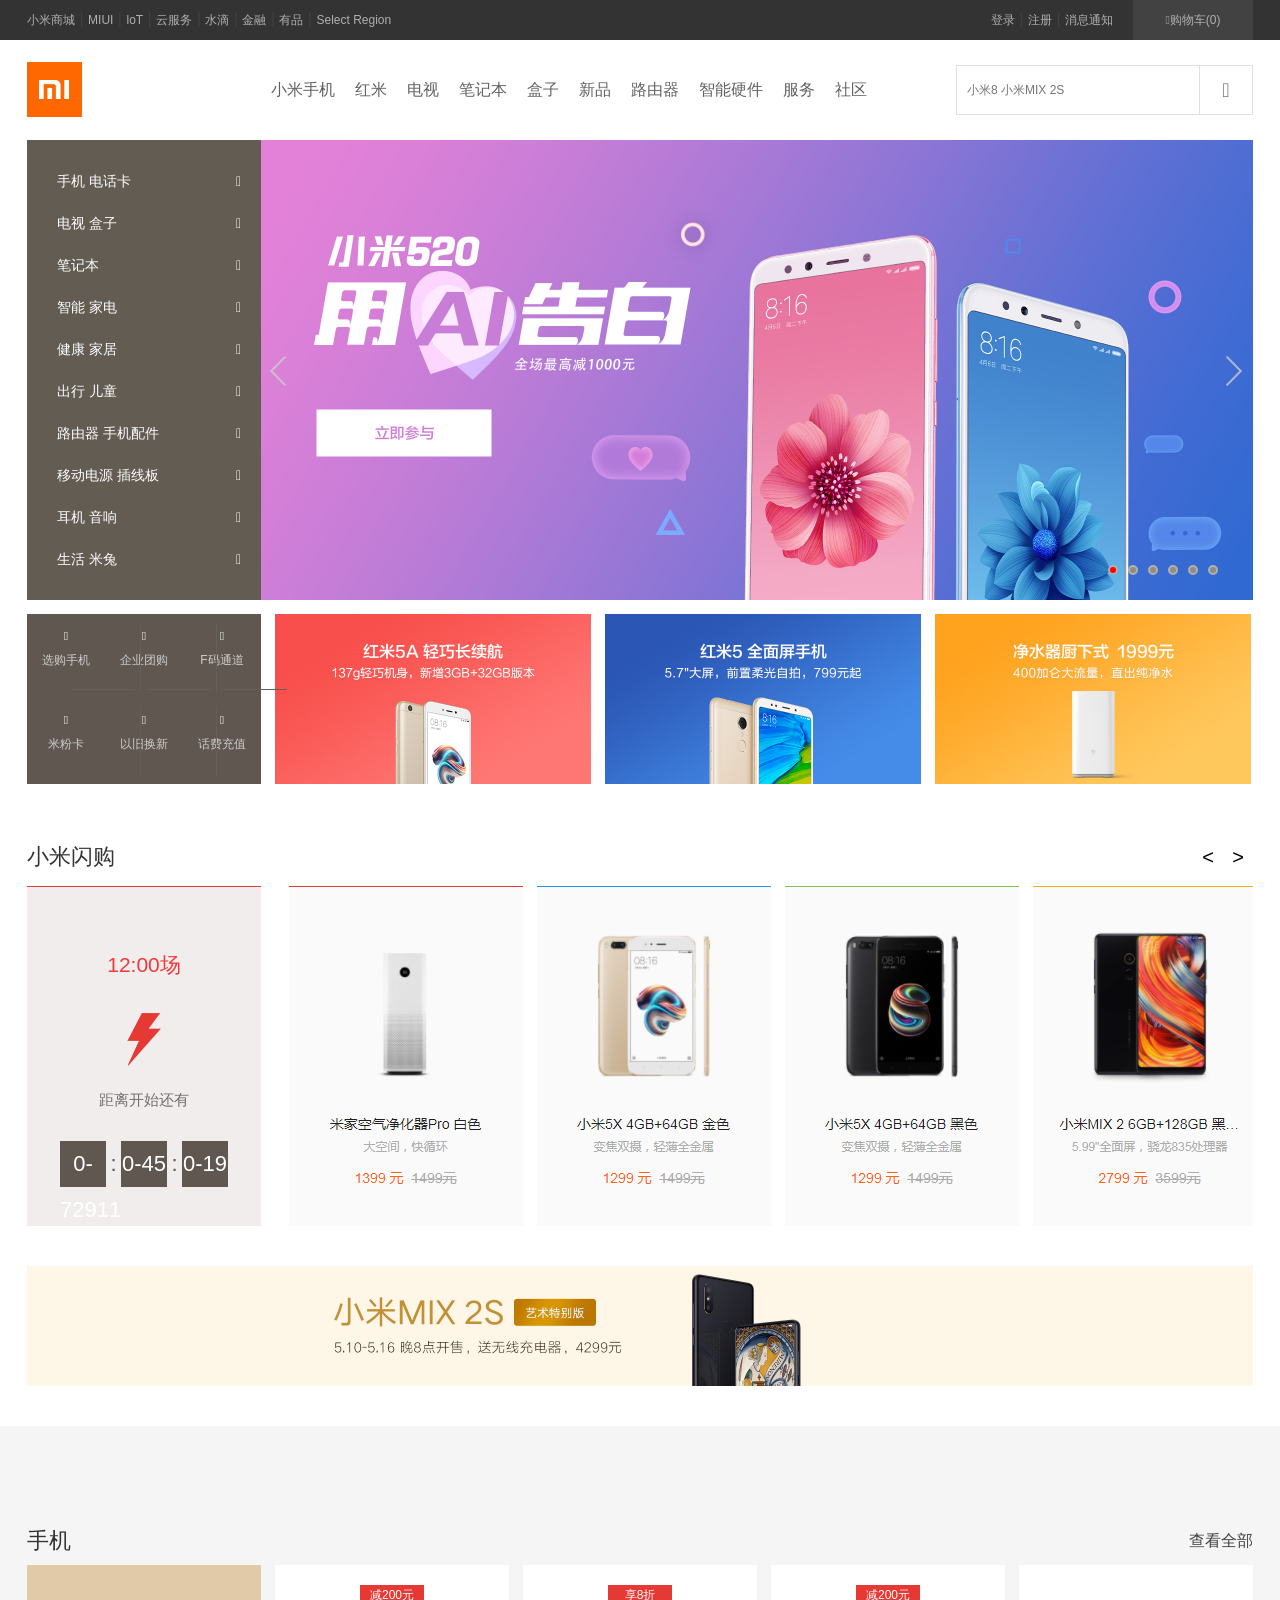
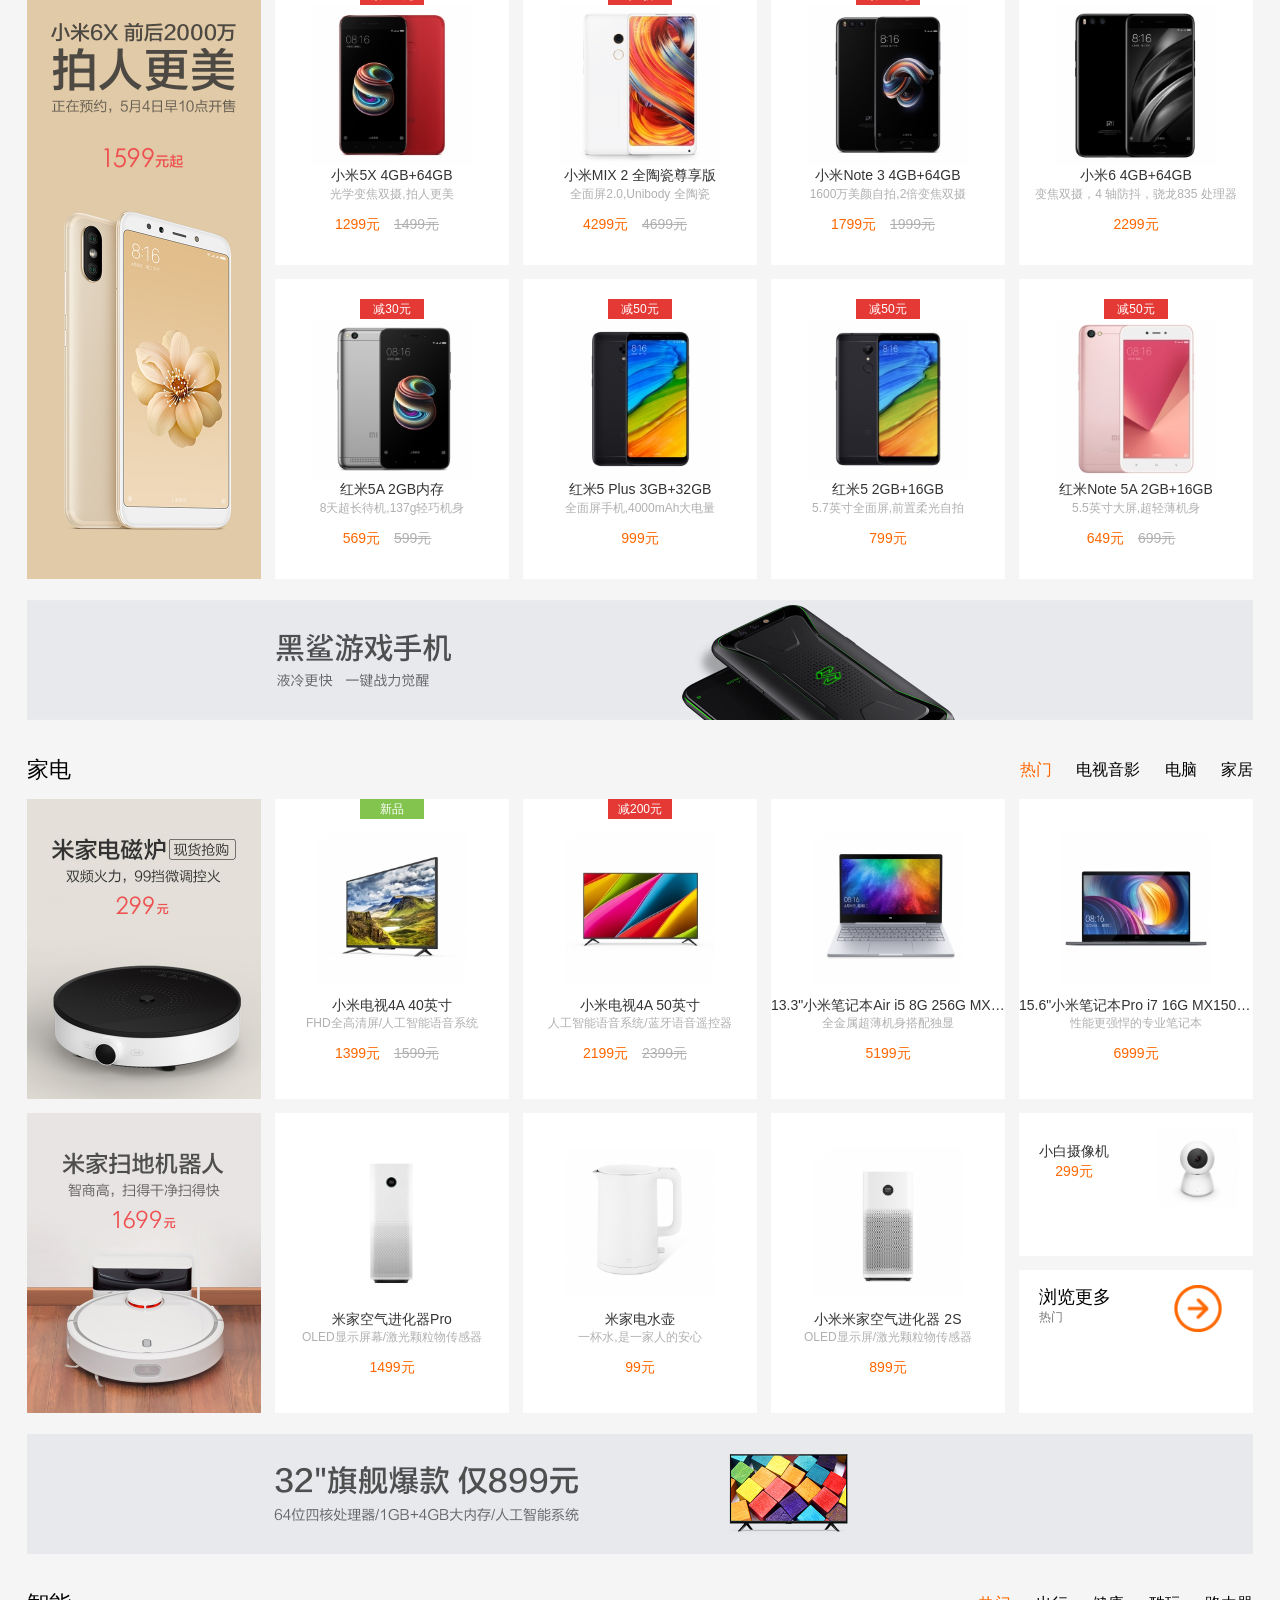
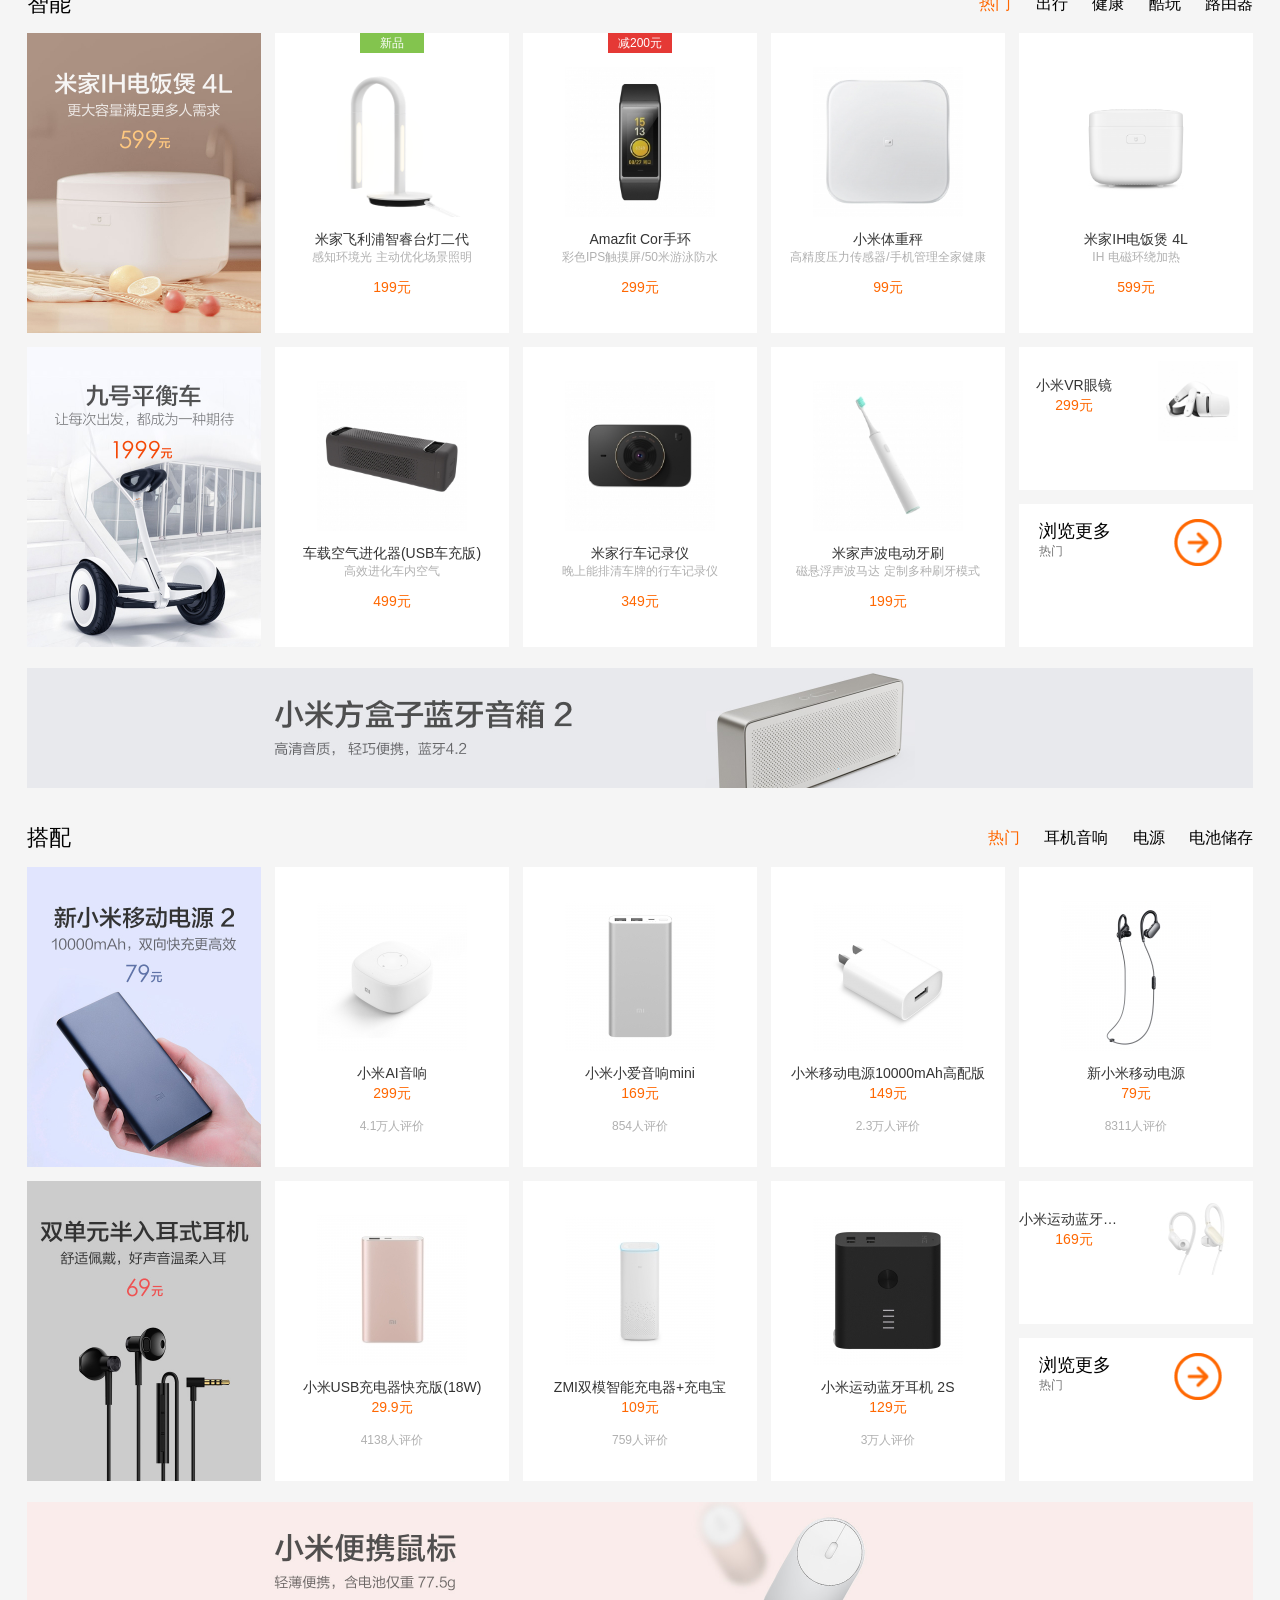
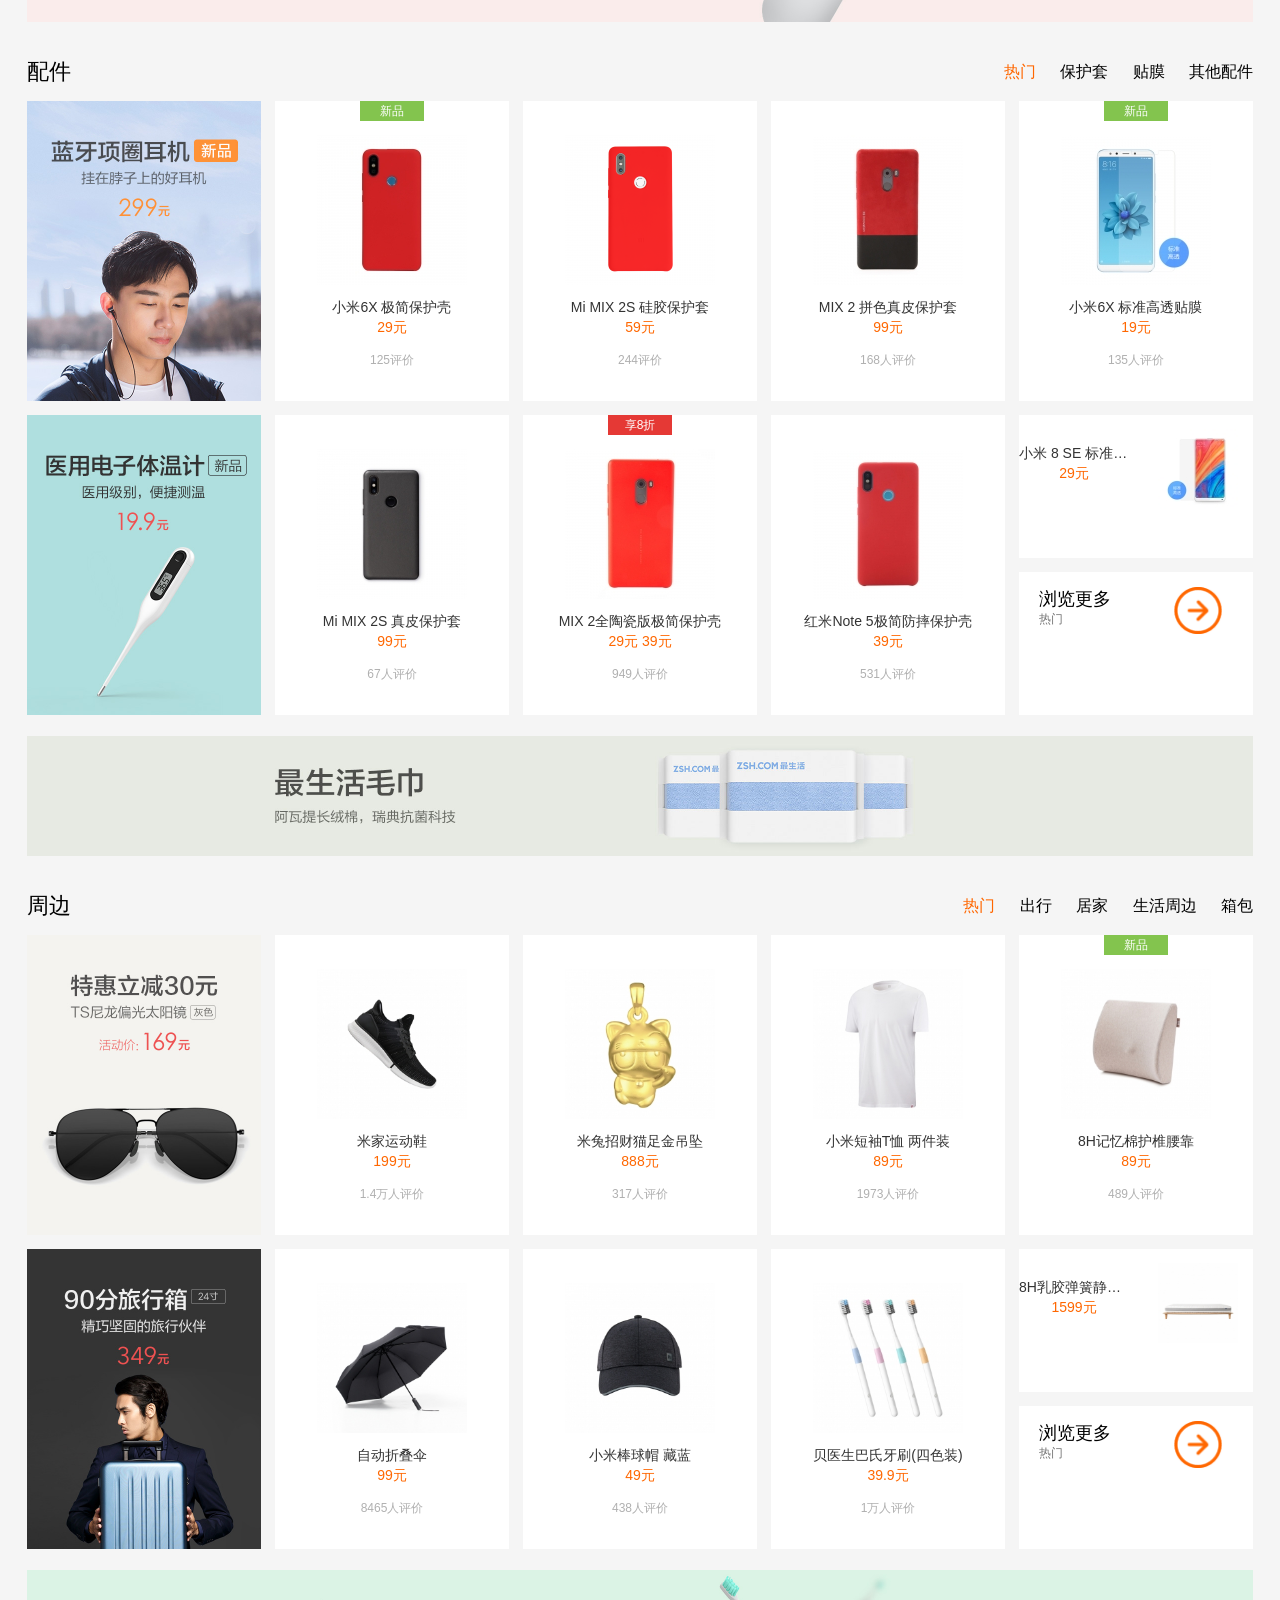
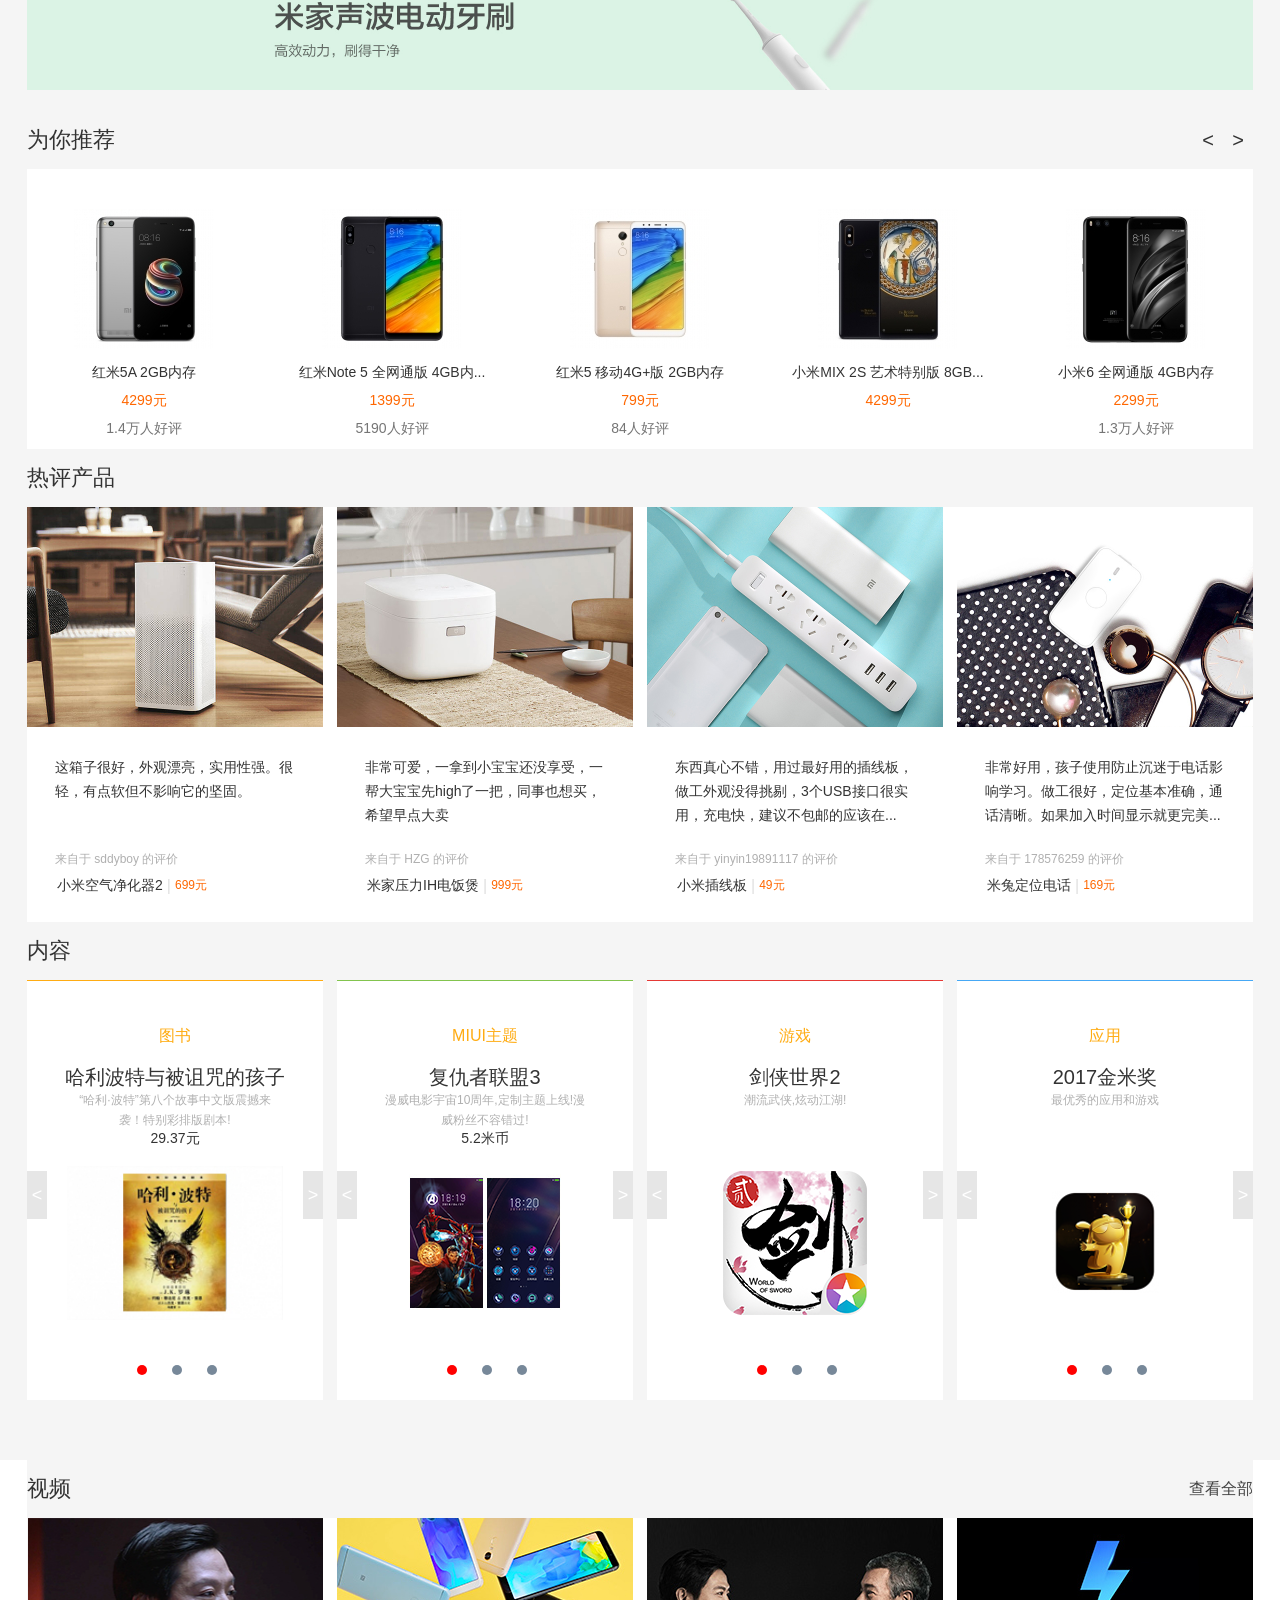
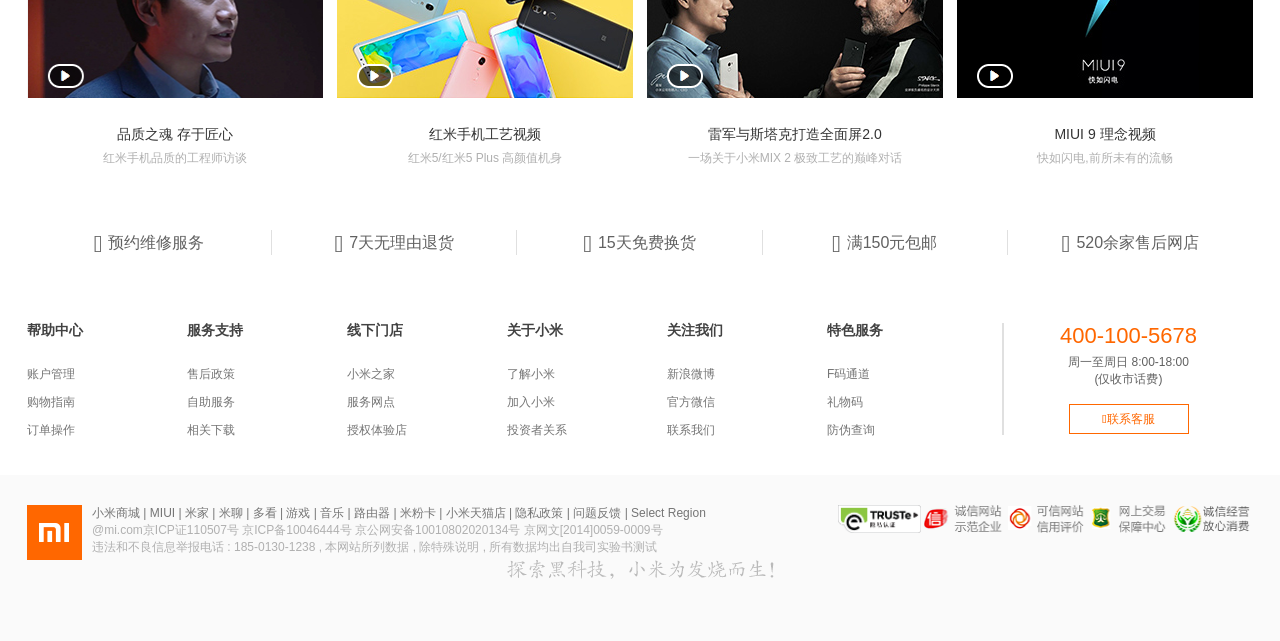
<file: index.html>
<!doctype html>
<html lang="en">
<head>
    <meta charset="UTF-8">
    <meta name="viewport"
          content="width=device-width, user-scalable=no, initial-scale=1.0, maximum-scale=1.0, minimum-scale=1.0">
    <meta http-equiv="X-UA-Compatible" content="ie=edge">
    <title>小米商城</title>
    <script src="js/animate.js"></script>
    <link rel="stylesheet" href="css/index.css">
    <link rel="stylesheet" href="https://at.alicdn.com/t/font_654989_7i3nwq30v28.css">
    <script src="js/index.js"></script>
</head>
<body>
    <!--头部-->
    <div class="top">
        <div class="top1">
            <div class="nov1">
                <a href="">小米商城</a>
                <span>|</span>
                <a href="">MIUI</a>
                <span>|</span>
                <a href="">loT</a>
                <span>|</span>
                <a href="">云服务</a>
                <span>|</span>
                <a href="">水滴</a>
                <span>|</span>
                <a href="">金融</a>
                <span>|</span>
                <a href="">有品</a>
                <span>|</span>
                <a href="">Select Region</a>
            </div>
            <div class="shop">
                <a href="">
                    <i class="iconfont">&#xe602;</i>购物车(0)</a>
                <div class="shopcar">
                    <div class="shop_text">购物车中还没有商品,赶紧选购吧!</div>
                </div>
            </div>
            <div class="nov2">
                <a href="">登录</a>
                <span>|</span>
                <a href="">注册</a>
                <span>|</span>
                <a href="">消息通知</a>
            </div>
        </div>
    </div>
    <!--头部下来的大的模块-->
    <div class="bigBox">
        <div class="logoBox">
            <div class="logo"></div>
            <div class="piantou">
                <div class="fenlei">
                    <div class="fenleib"></div>
                    <div class="fff">
                        <span>小米手机</span>
                        <div class="container">
                            <ul>
                                <li>
                                    <div class="figure">
                                        <img src="img/mi8.png" alt="" width="160" height="110">
                                    </div>
                                    <div class="title">小米8</div>
                                    <p class="price">2699元起</p>
                                    <div class="line"></div>
                                </li>
                                <li>
                                    <div class="figure">
                                        <img src="img/mi8.png" alt="" width="160" height="110">
                                    </div>
                                    <div class="title">小米8</div>
                                    <p class="price">2699元起</p>
                                    <div class="line"></div>
                                </li>
                                <li>
                                    <div class="figure">
                                        <img src="img/mi8.png" alt="" width="160" height="110">
                                    </div>
                                    <div class="title">小米8</div>
                                    <p class="price">2699元起</p>
                                    <div class="line"></div>
                                </li>
                                <li>
                                    <div class="figure">
                                        <img src="img/mi8.png" alt="" width="160" height="110">
                                    </div>
                                    <div class="title">小米8</div>
                                    <p class="price">2699元起</p>
                                    <div class="line"></div>
                                </li>
                                <li>
                                    <div class="figure">
                                        <img src="img/mi8.png" alt="" width="160" height="110">
                                    </div>
                                    <div class="title">小米8</div>
                                    <p class="price">2699元起</p>
                                    <div class="line"></div>
                                </li>
                                <li>
                                    <div class="figure">
                                        <img src="img/mi8.png" alt="" width="160" height="110">
                                    </div>
                                    <div class="title">小米8</div>
                                    <p class="price">2699元起</p>
                                </li>
                            </ul>
                        </div>
                    </div>
                    <div class="fff">
                        <span>红米</span>
                        <div class="container">
                            <ul>
                                <li>
                                    <div class="figure">
                                        <img src="img/hongmi.png" alt="" width="160" height="110">
                                    </div>
                                    <div class="title">红米6 Pro</div>
                                    <p class="price">999元起</p>
                                    <div class="line"></div>
                                </li>
                                <li>
                                    <div class="figure">
                                        <img src="img/hongmi.png" alt="" width="160" height="110">
                                    </div>
                                    <div class="title">红米6 Pro</div>
                                    <p class="price">999元起</p>
                                    <div class="line"></div>
                                </li>
                                <li>
                                    <div class="figure">
                                        <img src="img/hongmi.png" alt="" width="160" height="110">
                                    </div>
                                    <div class="title">红米6 Pro</div>
                                    <p class="price">999元起</p>
                                    <div class="line"></div>
                                </li>
                                <li>
                                    <div class="figure">
                                        <img src="img/hongmi.png" alt="" width="160" height="110">
                                    </div>
                                    <div class="title">红米6 Pro</div>
                                    <p class="price">999元起</p>
                                    <div class="line"></div>
                                </li>
                                <li>
                                    <div class="figure">
                                        <img src="img/hongmi.png" alt="" width="160" height="110">
                                    </div>
                                    <div class="title">红米6 Pro</div>
                                    <p class="price">999元起</p>
                                    <div class="line"></div>
                                </li>
                                <li>
                                    <div class="figure">
                                        <img src="img/hongmi.png" alt="" width="160" height="110">
                                    </div>
                                    <div class="title">红米6 Pro</div>
                                    <p class="price">999元起</p>
                                </li>
                            </ul>
                        </div>
                    </div>
                    <div class="fff">
                        <span>电视</span>
                        <div class="container">
                            <ul>
                                <li>
                                    <div class="figure">
                                        <img src="img/dianshi.png" alt="" width="160" height="110">
                                    </div>
                                    <div class="title">小米电视4</div>
                                    <p class="price">8999元起</p>
                                    <div class="line"></div>
                                </li>
                                <li>
                                    <div class="figure">
                                        <img src="img/dianshi.png" alt="" width="160" height="110">
                                    </div>
                                    <div class="title">小米电视4</div>
                                    <p class="price">8999元起</p>
                                    <div class="line"></div>
                                </li>
                                <li>
                                    <div class="figure">
                                        <img src="img/dianshi.png" alt="" width="160" height="110">
                                    </div>
                                    <div class="title">小米电视4</div>
                                    <p class="price">8999元起</p>
                                    <div class="line"></div>
                                </li>
                                <li>
                                    <div class="figure">
                                        <img src="img/dianshi.png" alt="" width="160" height="110">
                                    </div>
                                    <div class="title">小米电视4</div>
                                    <p class="price">8999元起</p>
                                    <div class="line"></div>
                                </li>
                                <li>
                                    <div class="figure">
                                        <img src="img/dianshi.png" alt="" width="160" height="110">
                                    </div>
                                    <div class="title">小米电视4</div>
                                    <p class="price">8999元起</p>
                                    <div class="line"></div>
                                </li>
                                <li>
                                    <div class="figure">
                                        <img src="img/dianshi.png" alt="" width="160" height="110">
                                    </div>
                                    <div class="title">小米电视4</div>
                                    <p class="price">8999元起</p>
                                </li>
                            </ul>
                        </div>
                    </div>
                    <div class="fff">
                        <span>笔记本</span>
                        <div class="container">
                            <ul>
                                <li>
                                    <div class="figure">
                                        <img src="img/pingban.png" alt="" width="160" height="110">
                                    </div>
                                    <div class="title">小米平板</div>
                                    <p class="price">1099元起</p>
                                    <div class="line"></div>
                                </li>
                                <li>
                                    <div class="figure">
                                        <img src="img/pingban.png" alt="" width="160" height="110">
                                    </div>
                                    <div class="title">小米平板</div>
                                    <p class="price">1099元起</p>
                                    <div class="line"></div>
                                </li>
                                <li>
                                    <div class="figure">
                                        <img src="img/pingban.png" alt="" width="160" height="110">
                                    </div>
                                    <div class="title">小米平板</div>
                                    <p class="price">1099元起</p>
                                    <div class="line"></div>
                                </li>
                                <li>
                                    <div class="figure">
                                        <img src="img/pingban.png" alt="" width="160" height="110">
                                    </div>
                                    <div class="title">小米平板</div>
                                    <p class="price">1099元起</p>
                                    <div class="line"></div>
                                </li>
                                <li>
                                    <div class="figure">
                                        <img src="img/pingban.png" alt="" width="160" height="110">
                                    </div>
                                    <div class="title">小米平板</div>
                                    <p class="price">1099元起</p>
                                    <div class="line"></div>
                                </li>
                                <li>
                                    <div class="figure">
                                        <img src="img/pingban.png" alt="" width="160" height="110">
                                    </div>
                                    <div class="title">小米平板</div>
                                    <p class="price">1099元起</p>
                                </li>
                            </ul>
                        </div>
                    </div>
                    <div class="fff">
                        <span>盒子</span>
                        <div class="container">
                            <ul>
                                <li>
                                    <div class="figure">
                                        <img src="img/hezi.png" alt="" width="160" height="110">
                                    </div>
                                    <div class="title">小米盒子4</div>
                                    <p class="price">299元起</p>
                                    <div class="line"></div>
                                </li>
                                <li>
                                    <div class="figure">
                                        <img src="img/hezi.png" alt="" width="160" height="110">
                                    </div>
                                    <div class="title">小米盒子4</div>
                                    <p class="price">299元起</p>
                                    <div class="line"></div>
                                </li>
                                <li>
                                    <div class="figure">
                                        <img src="img/hezi.png" alt="" width="160" height="110">
                                    </div>
                                    <div class="title">小米盒子4</div>
                                    <p class="price">299元起</p>
                                    <div class="line"></div>
                                </li>
                                <li>
                                    <div class="figure">
                                        <img src="img/hezi.png" alt="" width="160" height="110">
                                    </div>
                                    <div class="title">小米盒子4</div>
                                    <p class="price">299元起</p>
                                    <div class="line"></div>
                                </li>
                                <li>
                                    <div class="figure">
                                        <img src="img/hezi.png" alt="" width="160" height="110">
                                    </div>
                                    <div class="title">小米盒子4</div>
                                    <p class="price">299元起</p>
                                    <div class="line"></div>
                                </li>
                                <li>
                                    <div class="figure">
                                        <img src="img/hezi.png" alt="" width="160" height="110">
                                    </div>
                                    <div class="title">小米盒子4</div>
                                    <p class="price">299元起</p>
                                </li>
                            </ul>
                        </div>
                    </div>
                    <div class="fff">
                        <span>新品</span>
                        <div class="container">
                            <ul>
                                <li>
                                    <div class="figure">
                                        <img src="img/shouhuan.png" alt="" width="160" height="110">
                                    </div>
                                    <div class="title">小米手环3</div>
                                    <p class="price">169元起</p>
                                    <div class="line"></div>
                                </li>
                                <li>
                                    <div class="figure">
                                        <img src="img/shouhuan.png" alt="" width="160" height="110">
                                    </div>
                                    <div class="title">小米手环3</div>
                                    <p class="price">169元起</p>
                                    <div class="line"></div>
                                </li>
                                <li>
                                    <div class="figure">
                                        <img src="img/shouhuan.png" alt="" width="160" height="110">
                                    </div>
                                    <div class="title">小米手环3</div>
                                    <p class="price">169元起</p>
                                    <div class="line"></div>
                                </li>
                                <li>
                                    <div class="figure">
                                        <img src="img/shouhuan.png" alt="" width="160" height="110">
                                    </div>
                                    <div class="title">小米手环3</div>
                                    <p class="price">169元起</p>
                                    <div class="line"></div>
                                </li>
                                <li>
                                    <div class="figure">
                                        <img src="img/shouhuan.png" alt="" width="160" height="110">
                                    </div>
                                    <div class="title">小米手环3</div>
                                    <p class="price">169元起</p>
                                    <div class="line"></div>
                                </li>
                                <li>
                                    <div class="figure">
                                        <img src="img/shouhuan.png" alt="" width="160" height="110">
                                    </div>
                                    <div class="title">小米手环3</div>
                                    <p class="price">169元起</p>
                                </li>
                            </ul>
                        </div>
                    </div>
                    <div class="fff">
                        <span>路由器</span>
                        <div class="container">
                            <ul>
                                <li>
                                    <div class="figure">
                                        <img src="img/luyouqi.png" alt="" width="160" height="110">
                                    </div>
                                    <div class="title">小米路由器4</div>
                                    <p class="price">199元起</p>
                                    <div class="line"></div>
                                </li>
                                <li>
                                    <div class="figure">
                                        <img src="img/luyouqi.png" alt="" width="160" height="110">
                                    </div>
                                    <div class="title">小米路由器4</div>
                                    <p class="price">199元起</p>
                                    <div class="line"></div>
                                </li>
                                <li>
                                    <div class="figure">
                                        <img src="img/luyouqi.png" alt="" width="160" height="110">
                                    </div>
                                    <div class="title">小米路由器4</div>
                                    <p class="price">199元起</p>
                                    <div class="line"></div>
                                </li>
                                <li>
                                    <div class="figure">
                                        <img src="img/luyouqi.png" alt="" width="160" height="110">
                                    </div>
                                    <div class="title">小米路由器4</div>
                                    <p class="price">199元起</p>
                                    <div class="line"></div>
                                </li>
                                <li>
                                    <div class="figure">
                                        <img src="img/luyouqi.png" alt="" width="160" height="110">
                                    </div>
                                    <div class="title">小米路由器4</div>
                                    <p class="price">199元起</p>
                                    <div class="line"></div>
                                </li>
                                <li>
                                    <div class="figure">
                                        <img src="img/luyouqi.png" alt="" width="160" height="110">
                                    </div>
                                    <div class="title">小米路由器4</div>
                                    <p class="price">199元起</p>
                                </li>
                            </ul>
                        </div>
                    </div>
                    <div class="fff">
                        <span>智能硬件</span>
                        <div class="container">
                            <ul>
                                <li>
                                    <div class="figure">
                                        <img src="img/xiaoai.png" alt="" width="160" height="110">
                                    </div>
                                    <div class="title">小米小爱音响mini</div>
                                    <p class="price">169元起</p>
                                    <div class="line"></div>
                                </li>
                                <li>
                                    <div class="figure">
                                        <img src="img/xiaoai.png" alt="" width="160" height="110">
                                    </div>
                                    <div class="title">小米小爱音响mini</div>
                                    <p class="price">169元起</p>
                                    <div class="line"></div>
                                </li>
                                <li>
                                    <div class="figure">
                                        <img src="img/xiaoai.png" alt="" width="160" height="110">
                                    </div>
                                    <div class="title">小米小爱音响mini</div>
                                    <p class="price">169元起</p>
                                    <div class="line"></div>
                                </li>
                                <li>
                                    <div class="figure">
                                        <img src="img/xiaoai.png" alt="" width="160" height="110">
                                    </div>
                                    <div class="title">小米小爱音响mini</div>
                                    <p class="price">169元起</p>
                                    <div class="line"></div>
                                </li>
                                <li>
                                    <div class="figure">
                                        <img src="img/xiaoai.png" alt="" width="160" height="110">
                                    </div>
                                    <div class="title">小米小爱音响mini</div>
                                    <p class="price">169元起</p>
                                    <div class="line"></div>
                                </li>
                                <li>
                                    <div class="figure">
                                        <img src="img/xiaoai.png" alt="" width="160" height="110">
                                    </div>
                                    <div class="title">小米小爱音响mini</div>
                                    <p class="price">169元起</p>
                                </li>
                            </ul>
                        </div>
                    </div>
                </div>
                 <div class="fff">
                     <span>服务</span>
                    <div class="container"></div>
                 </div>
                 <div class="fff">
                     <span>社区</span>
                     <div class="container"></div>
                 </div>
            </div>
            <div class="shousuo">
                <input type="text" class="diyige" placeholder="小米8 小米MIX 2S">
                <input type="text" class="dierge iconfont" value="&#xe614;">
                <ul class="xiala">
                    <li>
                        <span class="xiala1">小米6X</span>
                        <span class="xiala2">约有6件</span>
                    </li>
                    <li>
                        <span class="xiala1">小米6X</span>
                        <span class="xiala2">约有6件</span>
                    </li>
                    <li>
                        <span class="xiala1">小米6X</span>
                        <span class="xiala2">约有6件</span>
                    </li>
                    <li>
                        <span class="xiala1">小米6X</span>
                        <span class="xiala2">约有6件</span>
                    </li>
                    <li>
                        <span class="xiala1">小米6X</span>
                        <span class="xiala2">约有6件</span>
                    </li>
                    <li>
                        <span class="xiala1">小米6X</span>
                        <span class="xiala2">约有6件</span>
                    </li>
                    <li>
                        <span class="xiala1">小米6X</span>
                        <span class="xiala2">约有6件</span>
                    </li>
                    <li>
                        <span class="xiala1">小米6X</span>
                        <span class="xiala2">约有6件</span>
                    </li>
                    <li>
                        <span class="xiala1">小米6X</span>
                        <span class="xiala2">约有6件</span>
                    </li>
                    <li>
                        <span class="xiala1">小米6X</span>
                        <span class="xiala2">约有6件</span>
                    </li>
                </ul>
            </div>
        </div>
        <div class="Box1">
            <div class="img">
                <div class="myimg">
                    <a href="javascript:;" style="left: 0;">
                        <img src="img/top1.jpg" width="1226px" height="460px">
                    </a>
                    <a href="javascript:;">
                        <img src="img/top2.jpg" alt="" width="1226" height="460">
                    </a>
                    <a href="javascript:;">
                        <img src="img/top3.jpg" alt="" width="1226" height="460">
                    </a>
                    <a href="javascript:;">
                        <img src="img/top4.jpg" alt="" width="1226" height="460">
                    </a>
                    <a href="javascript:;">
                        <img src="img/top5.jpg" alt="" width="1226" height="460">
                    </a>
                    <a href="javascript:;">
                        <img src="img/top6.jpg" alt="" width="1226" height="460">
                    </a>
                </div>
                <div class="left">
                    <div class="list">手机 电话卡
                        <i class="iconfont">&#xe681;</i>
                        <div class="navigation">
                            <ul>
                                <li>
                                    <a href="">
                                        <img src="img/chen1.png" alt="" width="40" height="40">
                                        <span>小米8</span>
                                    </a>
                                </li>
                                <li>
                                    <a href="">
                                        <img src="img/chen1.png" alt="" width="40" height="40">
                                        <span>小米8</span>
                                    </a>
                                </li>
                                <li>
                                    <a href="">
                                        <img src="img/chen1.png" alt="" width="40" height="40">
                                        <span>小米8</span>
                                    </a>
                                </li>
                                <li>
                                    <a href="">
                                        <img src="img/chen1.png" alt="" width="40" height="40">
                                        <span>小米8</span>
                                    </a>
                                </li>
                                <li>
                                    <a href="">
                                        <img src="img/chen1.png" alt="" width="40" height="40">
                                        <span>小米8</span>
                                    </a>
                                </li>
                                <li>
                                    <a href="">
                                        <img src="img/chen1.png" alt="" width="40" height="40">
                                        <span>小米8</span>
                                    </a>
                                </li>
                            </ul>
                            <ul>
                                <li>
                                    <a href="">
                                        <img src="img/chen1.png" alt="" width="40" height="40">
                                        <span>小米8</span>
                                    </a>
                                </li>
                                <li>
                                    <a href="">
                                        <img src="img/chen1.png" alt="" width="40" height="40">
                                        <span>小米8</span>
                                    </a>
                                </li>
                                <li>
                                    <a href="">
                                        <img src="img/chen1.png" alt="" width="40" height="40">
                                        <span>小米8</span>
                                    </a>
                                </li>
                                <li>
                                    <a href="">
                                        <img src="img/chen1.png" alt="" width="40" height="40">
                                        <span>小米8</span>
                                    </a>
                                </li>
                                <li>
                                    <a href="">
                                        <img src="img/chen1.png" alt="" width="40" height="40">
                                        <span>小米8</span>
                                    </a>
                                </li>
                                <li>
                                    <a href="">
                                        <img src="img/chen1.png" alt="" width="40" height="40">
                                        <span>小米8</span>
                                    </a>
                                </li>
                            </ul>
                            <ul>
                                <li>
                                    <a href="">
                                        <img src="img/chen1.png" alt="" width="40" height="40">
                                        <span>小米8</span>
                                    </a>
                                </li>
                                <li>
                                    <a href="">
                                        <img src="img/chen1.png" alt="" width="40" height="40">
                                        <span>小米8</span>
                                    </a>
                                </li>
                                <li>
                                    <a href="">
                                        <img src="img/chen1.png" alt="" width="40" height="40">
                                        <span>小米8</span>
                                    </a>
                                </li>
                                <li>
                                    <a href="">
                                        <img src="img/chen1.png" alt="" width="40" height="40">
                                        <span>小米8</span>
                                    </a>
                                </li>
                                <li>
                                    <a href="">
                                        <img src="img/chen1.png" alt="" width="40" height="40">
                                        <span>小米8</span>
                                    </a>
                                </li>
                                <li>
                                    <a href="">
                                        <img src="img/chen1.png" alt="" width="40" height="40">
                                        <span>小米8</span>
                                    </a>
                                </li>
                            </ul>
                            <ul>
                                <li>
                                    <a href="">
                                        <img src="img/chen1.png" alt="" width="40" height="40">
                                        <span>小米8</span>
                                    </a>
                                </li>
                                <li>
                                    <a href="">
                                        <img src="img/chen1.png" alt="" width="40" height="40">
                                        <span>小米8</span>
                                    </a>
                                </li>
                                <li>
                                    <a href="">
                                        <img src="img/chen1.png" alt="" width="40" height="40">
                                        <span>小米8</span>
                                    </a>
                                </li>
                                <li>
                                    <a href="">
                                        <img src="img/chen1.png" alt="" width="40" height="40">
                                        <span>小米8</span>
                                    </a>
                                </li>
                                <li>
                                    <a href="">
                                        <img src="img/chen1.png" alt="" width="40" height="40">
                                        <span>小米8</span>
                                    </a>
                                </li>
                                <li>
                                    <a href="">
                                        <img src="img/chen1.png" alt="" width="40" height="40">
                                        <span>小米8</span>
                                    </a>
                                </li>
                            </ul>
                        </div>
                    </div>
                    <div class="list">电视 盒子
                        <i class="iconfont">&#xe681;</i>
                        <div class="navigation">
                            <ul>
                                <li>
                                    <a href="">
                                        <img src="img/chen2.png" alt="" width="40" height="40">
                                        <span>小米电视4 75寸</span>
                                    </a>
                                </li>
                                <li>
                                    <a href="">
                                        <img src="img/chen2.png" alt="" width="40" height="40">
                                        <span>小米电视4 75寸</span>
                                    </a>
                                </li>
                                <li>
                                    <a href="">
                                        <img src="img/chen2.png" alt="" width="40" height="40">
                                        <span>小米电视4 75寸</span>
                                    </a>
                                </li>
                                <li>
                                    <a href="">
                                        <img src="img/chen2.png" alt="" width="40" height="40">
                                        <span>小米电视4 75寸</span>
                                    </a>
                                </li>
                                <li>
                                    <a href="">
                                        <img src="img/chen2.png" alt="" width="40" height="40">
                                        <span>小米电视4 75寸</span>
                                    </a>
                                </li>
                                <li>
                                    <a href="">
                                        <img src="img/chen2.png" alt="" width="40" height="40">
                                        <span>小米电视4 75寸</span>
                                    </a>
                                </li>
                            </ul>
                            <ul>
                                <li>
                                    <a href="">
                                        <img src="img/chen2.png" alt="" width="40" height="40">
                                        <span>小米电视4 75寸</span>
                                    </a>
                                </li>
                                <li>
                                    <a href="">
                                        <img src="img/chen2.png" alt="" width="40" height="40">
                                        <span>小米电视4 75寸</span>
                                    </a>
                                </li>
                                <li>
                                    <a href="">
                                        <img src="img/chen2.png" alt="" width="40" height="40">
                                        <span>小米电视4 75寸</span>
                                    </a>
                                </li>
                                <li>
                                    <a href="">
                                        <img src="img/chen2.png" alt="" width="40" height="40">
                                        <span>小米电视4 75寸</span>
                                    </a>
                                </li>
                                <li>
                                    <a href="">
                                        <img src="img/chen2.png" alt="" width="40" height="40">
                                        <span>小米电视4 75寸</span>
                                    </a>
                                </li>
                                <li>
                                    <a href="">
                                        <img src="img/chen2.png" alt="" width="40" height="40">
                                        <span>小米电视4 75寸</span>
                                    </a>
                                </li>
                            </ul>
                            <ul>
                                <li>
                                    <a href="">
                                        <img src="img/chen2.png" alt="" width="40" height="40">
                                        <span>小米电视4 75寸</span>
                                    </a>
                                </li>
                                <li>
                                    <a href="">
                                        <img src="img/chen2.png" alt="" width="40" height="40">
                                        <span>小米电视4 75寸</span>
                                    </a>
                                </li>
                                <li>
                                    <a href="">
                                        <img src="img/chen2.png" alt="" width="40" height="40">
                                        <span>小米电视4 75寸</span>
                                    </a>
                                </li>
                                <li>
                                    <a href="">
                                        <img src="img/chen2.png" alt="" width="40" height="40">
                                        <span>小米电视4 75寸</span>
                                    </a>
                                </li>
                                <li>
                                    <a href="">
                                        <img src="img/chen2.png" alt="" width="40" height="40">
                                        <span>小米电视4 75寸</span>
                                    </a>
                                </li>
                                <li>
                                    <a href="">
                                        <img src="img/chen2.png" alt="" width="40" height="40">
                                        <span>小米电视4 75寸</span>
                                    </a>
                                </li>
                            </ul>
                            <ul>
                                <li>
                                    <a href="">
                                        <img src="img/chen2.png" alt="" width="40" height="40">
                                        <span>小米电视4 75寸</span>
                                    </a>
                                </li>
                                <li>
                                    <a href="">
                                        <img src="img/chen2.png" alt="" width="40" height="40">
                                        <span>小米电视4 75寸</span>
                                    </a>
                                </li>
                                <li>
                                    <a href="">
                                        <img src="img/chen2.png" alt="" width="40" height="40">
                                        <span>小米电视4 75寸</span>
                                    </a>
                                </li>
                                <li>
                                    <a href="">
                                        <img src="img/chen2.png" alt="" width="40" height="40">
                                        <span>小米电视4 75寸</span>
                                    </a>
                                </li>
                                <li>
                                    <a href="">
                                        <img src="img/chen2.png" alt="" width="40" height="40">
                                        <span>小米电视4 75寸</span>
                                    </a>
                                </li>
                                <li>
                                    <a href="">
                                        <img src="img/chen2.png" alt="" width="40" height="40">
                                        <span>小米电视4 75寸</span>
                                    </a>
                                </li>
                            </ul>
                        </div>
                    </div>
                    <div class="list">笔记本
                        <i class="iconfont">&#xe681;</i>
                        <div class="navigation">
                            <ul>
                                <li>
                                    <a href="">
                                        <img src="img/chen3.jpg" alt="" width="40" height="40">
                                        <span>小米平板4</span>
                                    </a>
                                </li>
                                <li>
                                    <a href="">
                                        <img src="img/chen3.jpg" alt="" width="40" height="40">
                                        <span>小米平板4</span>
                                    </a>
                                </li>
                                <li>
                                    <a href="">
                                        <img src="img/chen3.jpg" alt="" width="40" height="40">
                                        <span>小米平板4</span>
                                    </a>
                                </li>
                                <li>
                                    <a href="">
                                        <img src="img/chen3.jpg" alt="" width="40" height="40">
                                        <span>小米平板4</span>
                                    </a>
                                </li>
                                <li>
                                    <a href="">
                                        <img src="img/chen3.jpg" alt="" width="40" height="40">
                                        <span>小米平板4</span>
                                    </a>
                                </li>
                                <li>
                                    <a href="">
                                        <img src="img/chen3.jpg" alt="" width="40" height="40">
                                        <span>小米平板4</span>
                                    </a>
                                </li>
                            </ul>
                            <ul>
                                <li>
                                    <a href="">
                                        <img src="img/chen3.jpg" alt="" width="40" height="40">
                                        <span>小米平板4</span>
                                    </a>
                                </li>
                                <li>
                                    <a href="">
                                        <img src="img/chen3.jpg" alt="" width="40" height="40">
                                        <span>小米平板4</span>
                                    </a>
                                </li>
                                <li>
                                    <a href="">
                                        <img src="img/chen3.jpg" alt="" width="40" height="40">
                                        <span>小米平板4</span>
                                    </a>
                                </li>
                                <li>
                                    <a href="">
                                        <img src="img/chen3.jpg" alt="" width="40" height="40">
                                        <span>小米平板4</span>
                                    </a>
                                </li>
                                <li>
                                    <a href="">
                                        <img src="img/chen3.jpg" alt="" width="40" height="40">
                                        <span>小米平板4</span>
                                    </a>
                                </li>
                                <li>
                                    <a href="">
                                        <img src="img/chen3.jpg" alt="" width="40" height="40">
                                        <span>小米平板4</span>
                                    </a>
                                </li>
                            </ul>
                            <ul>
                                <li>
                                    <a href="">
                                        <img src="img/chen3.jpg" alt="" width="40" height="40">
                                        <span>小米平板4</span>
                                    </a>
                                </li>
                                <li>
                                    <a href="">
                                        <img src="img/chen3.jpg" alt="" width="40" height="40">
                                        <span>小米平板4</span>
                                    </a>
                                </li>
                                <li>
                                    <a href="">
                                        <img src="img/chen3.jpg" alt="" width="40" height="40">
                                        <span>小米平板4</span>
                                    </a>
                                </li>
                                <li>
                                    <a href="">
                                        <img src="img/chen3.jpg" alt="" width="40" height="40">
                                        <span>小米平板4</span>
                                    </a>
                                </li>
                                <li>
                                    <a href="">
                                        <img src="img/chen3.jpg" alt="" width="40" height="40">
                                        <span>小米平板4</span>
                                    </a>
                                </li>
                                <li>
                                    <a href="">
                                        <img src="img/chen3.jpg" alt="" width="40" height="40">
                                        <span>小米平板4</span>
                                    </a>
                                </li>
                            </ul>
                            <ul>
                                <li>
                                    <a href="">
                                        <img src="img/chen3.jpg" alt="" width="40" height="40">
                                        <span>小米平板4</span>
                                    </a>
                                </li>
                                <li>
                                    <a href="">
                                        <img src="img/chen3.jpg" alt="" width="40" height="40">
                                        <span>小米平板4</span>
                                    </a>
                                </li>
                                <li>
                                    <a href="">
                                        <img src="img/chen3.jpg" alt="" width="40" height="40">
                                        <span>小米平板4</span>
                                    </a>
                                </li>
                                <li>
                                    <a href="">
                                        <img src="img/chen3.jpg" alt="" width="40" height="40">
                                        <span>小米平板4</span>
                                    </a>
                                </li>
                                <li>
                                    <a href="">
                                        <img src="img/chen3.jpg" alt="" width="40" height="40">
                                        <span>小米平板4</span>
                                    </a>
                                </li>
                                <li>
                                    <a href="">
                                        <img src="img/chen3.jpg" alt="" width="40" height="40">
                                        <span>小米平板4</span>
                                    </a>
                                </li>
                            </ul>
                        </div>
                    </div>
                    <div class="list">智能 家电
                        <i class="iconfont">&#xe681;</i>
                        <div class="navigation">
                            <ul>
                                <li>
                                    <a href="">
                                        <img src="img/chen4.jpg" alt="" width="40" height="40">
                                        <span>米家投影仪</span>
                                    </a>
                                </li>
                                <li>
                                    <a href="">
                                        <img src="img/chen4.jpg" alt="" width="40" height="40">
                                        <span>米家投影仪</span>
                                    </a>
                                </li>
                                <li>
                                    <a href="">
                                        <img src="img/chen4.jpg" alt="" width="40" height="40">
                                        <span>米家投影仪</span>
                                    </a>
                                </li>
                                <li>
                                    <a href="">
                                        <img src="img/chen4.jpg" alt="" width="40" height="40">
                                        <span>米家投影仪</span>
                                    </a>
                                </li>
                                <li>
                                    <a href="">
                                        <img src="img/chen4.jpg" alt="" width="40" height="40">
                                        <span>米家投影仪</span>
                                    </a>
                                </li>
                                <li>
                                    <a href="">
                                        <img src="img/chen4.jpg" alt="" width="40" height="40">
                                        <span>米家投影仪</span>
                                    </a>
                                </li>
                            </ul>
                            <ul>
                                <li>
                                    <a href="">
                                        <img src="img/chen4.jpg" alt="" width="40" height="40">
                                        <span>米家投影仪</span>
                                    </a>
                                </li>
                                <li>
                                    <a href="">
                                        <img src="img/chen4.jpg" alt="" width="40" height="40">
                                        <span>米家投影仪</span>
                                    </a>
                                </li>
                                <li>
                                    <a href="">
                                        <img src="img/chen4.jpg" alt="" width="40" height="40">
                                        <span>米家投影仪</span>
                                    </a>
                                </li>
                                <li>
                                    <a href="">
                                        <img src="img/chen4.jpg" alt="" width="40" height="40">
                                        <span>米家投影仪</span>
                                    </a>
                                </li>
                                <li>
                                    <a href="">
                                        <img src="img/chen4.jpg" alt="" width="40" height="40">
                                        <span>米家投影仪</span>
                                    </a>
                                </li>
                                <li>
                                    <a href="">
                                        <img src="img/chen4.jpg" alt="" width="40" height="40">
                                        <span>米家投影仪</span>
                                    </a>
                                </li>
                            </ul>
                            <ul>
                                <li>
                                    <a href="">
                                        <img src="img/chen4.jpg" alt="" width="40" height="40">
                                        <span>米家投影仪</span>
                                    </a>
                                </li>
                                <li>
                                    <a href="">
                                        <img src="img/chen4.jpg" alt="" width="40" height="40">
                                        <span>米家投影仪</span>
                                    </a>
                                </li>
                                <li>
                                    <a href="">
                                        <img src="img/chen4.jpg" alt="" width="40" height="40">
                                        <span>米家投影仪</span>
                                    </a>
                                </li>
                                <li>
                                    <a href="">
                                        <img src="img/chen4.jpg" alt="" width="40" height="40">
                                        <span>米家投影仪</span>
                                    </a>
                                </li>
                                <li>
                                    <a href="">
                                        <img src="img/chen4.jpg" alt="" width="40" height="40">
                                        <span>米家投影仪</span>
                                    </a>
                                </li>
                                <li>
                                    <a href="">
                                        <img src="img/chen4.jpg" alt="" width="40" height="40">
                                        <span>米家投影仪</span>
                                    </a>
                                </li>
                            </ul>
                            <ul>
                                <li>
                                    <a href="">
                                        <img src="img/chen4.jpg" alt="" width="40" height="40">
                                        <span>米家投影仪</span>
                                    </a>
                                </li>
                                <li>
                                    <a href="">
                                        <img src="img/chen4.jpg" alt="" width="40" height="40">
                                        <span>米家投影仪</span>
                                    </a>
                                </li>
                                <li>
                                    <a href="">
                                        <img src="img/chen4.jpg" alt="" width="40" height="40">
                                        <span>米家投影仪</span>
                                    </a>
                                </li>
                                <li>
                                    <a href="">
                                        <img src="img/chen4.jpg" alt="" width="40" height="40">
                                        <span>米家投影仪</span>
                                    </a>
                                </li>
                                <li>
                                    <a href="">
                                        <img src="img/chen4.jpg" alt="" width="40" height="40">
                                        <span>米家投影仪</span>
                                    </a>
                                </li>
                                <li>
                                    <a href="">
                                        <img src="img/chen4.jpg" alt="" width="40" height="40">
                                        <span>米家投影仪</span>
                                    </a>
                                </li>
                            </ul>
                        </div>
                    </div>
                    <div class="list">健康 家居
                        <i class="iconfont">&#xe681;</i>
                        <div class="navigation">
                            <ul>
                                <li>
                                    <a href="">
                                        <img src="img/chen5.jpg" alt="" width="40" height="40">
                                        <span>手环</span>
                                    </a>
                                </li>
                                <li>
                                    <a href="">
                                        <img src="img/chen5.jpg" alt="" width="40" height="40">
                                        <span>手环</span>
                                    </a>
                                </li>
                                <li>
                                    <a href="">
                                        <img src="img/chen5.jpg" alt="" width="40" height="40">
                                        <span>手环</span>
                                    </a>
                                </li>
                                <li>
                                    <a href="">
                                        <img src="img/chen5.jpg" alt="" width="40" height="40">
                                        <span>手环</span>
                                    </a>
                                </li>
                                <li>
                                    <a href="">
                                        <img src="img/chen5.jpg" alt="" width="40" height="40">
                                        <span>手环</span>
                                    </a>
                                </li>
                                <li>
                                    <a href="">
                                        <img src="img/chen5.jpg" alt="" width="40" height="40">
                                        <span>手环</span>
                                    </a>
                                </li>
                            </ul>
                            <ul>
                                <li>
                                    <a href="">
                                        <img src="img/chen5.jpg" alt="" width="40" height="40">
                                        <span>手环</span>
                                    </a>
                                </li>
                                <li>
                                    <a href="">
                                        <img src="img/chen5.jpg" alt="" width="40" height="40">
                                        <span>手环</span>
                                    </a>
                                </li>
                                <li>
                                    <a href="">
                                        <img src="img/chen5.jpg" alt="" width="40" height="40">
                                        <span>手环</span>
                                    </a>
                                </li>
                                <li>
                                    <a href="">
                                        <img src="img/chen5.jpg" alt="" width="40" height="40">
                                        <span>手环</span>
                                    </a>
                                </li>
                                <li>
                                    <a href="">
                                        <img src="img/chen5.jpg" alt="" width="40" height="40">
                                        <span>手环</span>
                                    </a>
                                </li>
                                <li>
                                    <a href="">
                                        <img src="img/chen5.jpg" alt="" width="40" height="40">
                                        <span>手环</span>
                                    </a>
                                </li>
                            </ul>
                            <ul>
                                <li>
                                    <a href="">
                                        <img src="img/chen5.jpg" alt="" width="40" height="40">
                                        <span>手环</span>
                                    </a>
                                </li>
                                <li>
                                    <a href="">
                                        <img src="img/chen5.jpg" alt="" width="40" height="40">
                                        <span>手环</span>
                                    </a>
                                </li>
                                <li>
                                    <a href="">
                                        <img src="img/chen5.jpg" alt="" width="40" height="40">
                                        <span>手环</span>
                                    </a>
                                </li>
                                <li>
                                    <a href="">
                                        <img src="img/chen5.jpg" alt="" width="40" height="40">
                                        <span>手环</span>
                                    </a>
                                </li>
                                <li>
                                    <a href="">
                                        <img src="img/chen5.jpg" alt="" width="40" height="40">
                                        <span>手环</span>
                                    </a>
                                </li>
                                <li>
                                    <a href="">
                                        <img src="img/chen5.jpg" alt="" width="40" height="40">
                                        <span>手环</span>
                                    </a>
                                </li>
                            </ul>
                            <ul>
                                <li>
                                    <a href="">
                                        <img src="img/chen5.jpg" alt="" width="40" height="40">
                                        <span>手环</span>
                                    </a>
                                </li>
                                <li>
                                    <a href="">
                                        <img src="img/chen5.jpg" alt="" width="40" height="40">
                                        <span>手环</span>
                                    </a>
                                </li>
                                <li>
                                    <a href="">
                                        <img src="img/chen5.jpg" alt="" width="40" height="40">
                                        <span>手环</span>
                                    </a>
                                </li>
                                <li>
                                    <a href="">
                                        <img src="img/chen5.jpg" alt="" width="40" height="40">
                                        <span>手环</span>
                                    </a>
                                </li>
                                <li>
                                    <a href="">
                                        <img src="img/chen5.jpg" alt="" width="40" height="40">
                                        <span>手环</span>
                                    </a>
                                </li>
                                <li>
                                    <a href="">
                                        <img src="img/chen5.jpg" alt="" width="40" height="40">
                                        <span>手环</span>
                                    </a>
                                </li>
                            </ul>
                        </div>
                    </div>
                    <div class="list">出行 儿童
                        <i class="iconfont">&#xe681;</i>
                        <div class="navigation">
                            <ul>
                                <li>
                                    <a href="">
                                        <img src="img/chen6.jpg" alt="" width="40" height="40">
                                        <span>九号平衡车</span>
                                    </a>
                                </li>
                                <li>
                                    <a href="">
                                        <img src="img/chen6.jpg" alt="" width="40" height="40">
                                        <span>九号平衡车</span>
                                    </a>
                                </li>
                                <li>
                                    <a href="">
                                        <img src="img/chen6.jpg" alt="" width="40" height="40">
                                        <span>九号平衡车</span>
                                    </a>
                                </li>
                                <li>
                                    <a href="">
                                        <img src="img/chen6.jpg" alt="" width="40" height="40">
                                        <span>九号平衡车</span>
                                    </a>
                                </li>
                                <li>
                                    <a href="">
                                        <img src="img/chen6.jpg" alt="" width="40" height="40">
                                        <span>九号平衡车</span>
                                    </a>
                                </li>
                                <li>
                                    <a href="">
                                        <img src="img/chen6.jpg" alt="" width="40" height="40">
                                        <span>九号平衡车</span>
                                    </a>
                                </li>
                            </ul>
                            <ul>
                                <li>
                                    <a href="">
                                        <img src="img/chen6.jpg" alt="" width="40" height="40">
                                        <span>九号平衡车</span>
                                    </a>
                                </li>
                                <li>
                                    <a href="">
                                        <img src="img/chen6.jpg" alt="" width="40" height="40">
                                        <span>九号平衡车</span>
                                    </a>
                                </li>
                                <li>
                                    <a href="">
                                        <img src="img/chen6.jpg" alt="" width="40" height="40">
                                        <span>九号平衡车</span>
                                    </a>
                                </li>
                                <li>
                                    <a href="">
                                        <img src="img/chen6.jpg" alt="" width="40" height="40">
                                        <span>九号平衡车</span>
                                    </a>
                                </li>
                                <li>
                                    <a href="">
                                        <img src="img/chen6.jpg" alt="" width="40" height="40">
                                        <span>九号平衡车</span>
                                    </a>
                                </li>
                                <li>
                                    <a href="">
                                        <img src="img/chen6.jpg" alt="" width="40" height="40">
                                        <span>九号平衡车</span>
                                    </a>
                                </li>
                            </ul>
                            <ul>
                                <li>
                                    <a href="">
                                        <img src="img/chen6.jpg" alt="" width="40" height="40">
                                        <span>九号平衡车</span>
                                    </a>
                                </li>
                                <li>
                                    <a href="">
                                        <img src="img/chen6.jpg" alt="" width="40" height="40">
                                        <span>九号平衡车</span>
                                    </a>
                                </li>
                                <li>
                                    <a href="">
                                        <img src="img/chen6.jpg" alt="" width="40" height="40">
                                        <span>九号平衡车</span>
                                    </a>
                                </li>
                                <li>
                                    <a href="">
                                        <img src="img/chen6.jpg" alt="" width="40" height="40">
                                        <span>九号平衡车</span>
                                    </a>
                                </li>
                                <li>
                                    <a href="">
                                        <img src="img/chen6.jpg" alt="" width="40" height="40">
                                        <span>九号平衡车</span>
                                    </a>
                                </li>
                                <li>
                                    <a href="">
                                        <img src="img/chen6.jpg" alt="" width="40" height="40">
                                        <span>九号平衡车</span>
                                    </a>
                                </li>
                            </ul>
                            <ul>
                                <li>
                                    <a href="">
                                        <img src="img/chen6.jpg" alt="" width="40" height="40">
                                        <span>九号平衡车</span>
                                    </a>
                                </li>
                                <li>
                                    <a href="">
                                        <img src="img/chen6.jpg" alt="" width="40" height="40">
                                        <span>九号平衡车</span>
                                    </a>
                                </li>
                                <li>
                                    <a href="">
                                        <img src="img/chen6.jpg" alt="" width="40" height="40">
                                        <span>九号平衡车</span>
                                    </a>
                                </li>
                                <li>
                                    <a href="">
                                        <img src="img/chen6.jpg" alt="" width="40" height="40">
                                        <span>九号平衡车</span>
                                    </a>
                                </li>
                                <li>
                                    <a href="">
                                        <img src="img/chen6.jpg" alt="" width="40" height="40">
                                        <span>九号平衡车</span>
                                    </a>
                                </li>
                                <li>
                                    <a href="">
                                        <img src="img/chen6.jpg" alt="" width="40" height="40">
                                        <span>九号平衡车</span>
                                    </a>
                                </li>
                            </ul>
                        </div>
                    </div>
                    <div class="list">路由器 手机配件
                        <i class="iconfont">&#xe681;</i>
                        <div class="navigation">
                            <ul>
                                <li>
                                    <a href="">
                                        <img src="img/chen7.jpg" alt="" width="40" height="40">
                                        <span>小米路由器4Q</span>
                                    </a>
                                </li>
                                <li>
                                    <a href="">
                                        <img src="img/chen7.jpg" alt="" width="40" height="40">
                                        <span>小米路由器4Q</span>
                                    </a>
                                </li>
                                <li>
                                    <a href="">
                                        <img src="img/chen7.jpg" alt="" width="40" height="40">
                                        <span>小米路由器4Q</span>
                                    </a>
                                </li>
                                <li>
                                    <a href="">
                                        <img src="img/chen7.jpg" alt="" width="40" height="40">
                                        <span>小米路由器4Q</span>
                                    </a>
                                </li>
                                <li>
                                    <a href="">
                                        <img src="img/chen7.jpg" alt="" width="40" height="40">
                                        <span>小米路由器4Q</span>
                                    </a>
                                </li>
                                <li>
                                    <a href="">
                                        <img src="img/chen7.jpg" alt="" width="40" height="40">
                                        <span>小米路由器4Q</span>
                                    </a>
                                </li>
                            </ul>
                            <ul>
                                <li>
                                    <a href="">
                                        <img src="img/chen7.jpg" alt="" width="40" height="40">
                                        <span>小米路由器4Q</span>
                                    </a>
                                </li>
                                <li>
                                    <a href="">
                                        <img src="img/chen7.jpg" alt="" width="40" height="40">
                                        <span>小米路由器4Q</span>
                                    </a>
                                </li>
                                <li>
                                    <a href="">
                                        <img src="img/chen7.jpg" alt="" width="40" height="40">
                                        <span>小米路由器4Q</span>
                                    </a>
                                </li>
                                <li>
                                    <a href="">
                                        <img src="img/chen7.jpg" alt="" width="40" height="40">
                                        <span>小米路由器4Q</span>
                                    </a>
                                </li>
                                <li>
                                    <a href="">
                                        <img src="img/chen7.jpg" alt="" width="40" height="40">
                                        <span>小米路由器4Q</span>
                                    </a>
                                </li>
                                <li>
                                    <a href="">
                                        <img src="img/chen7.jpg" alt="" width="40" height="40">
                                        <span>小米路由器4Q</span>
                                    </a>
                                </li>
                            </ul>
                            <ul>
                                <li>
                                    <a href="">
                                        <img src="img/chen7.jpg" alt="" width="40" height="40">
                                        <span>小米路由器4Q</span>
                                    </a>
                                </li>
                                <li>
                                    <a href="">
                                        <img src="img/chen7.jpg" alt="" width="40" height="40">
                                        <span>小米路由器4Q</span>
                                    </a>
                                </li>
                                <li>
                                    <a href="">
                                        <img src="img/chen7.jpg" alt="" width="40" height="40">
                                        <span>小米路由器4Q</span>
                                    </a>
                                </li>
                                <li>
                                    <a href="">
                                        <img src="img/chen7.jpg" alt="" width="40" height="40">
                                        <span>小米路由器4Q</span>
                                    </a>
                                </li>
                                <li>
                                    <a href="">
                                        <img src="img/chen7.jpg" alt="" width="40" height="40">
                                        <span>小米路由器4Q</span>
                                    </a>
                                </li>
                                <li>
                                    <a href="">
                                        <img src="img/chen7.jpg" alt="" width="40" height="40">
                                        <span>小米路由器4Q</span>
                                    </a>
                                </li>
                            </ul>
                            <ul>
                                <li>
                                    <a href="">
                                        <img src="img/chen7.jpg" alt="" width="40" height="40">
                                        <span>小米路由器4Q</span>
                                    </a>
                                </li>
                                <li>
                                    <a href="">
                                        <img src="img/chen7.jpg" alt="" width="40" height="40">
                                        <span>小米路由器4Q</span>
                                    </a>
                                </li>
                                <li>
                                    <a href="">
                                        <img src="img/chen7.jpg" alt="" width="40" height="40">
                                        <span>小米路由器4Q</span>
                                    </a>
                                </li>
                                <li>
                                    <a href="">
                                        <img src="img/chen7.jpg" alt="" width="40" height="40">
                                        <span>小米路由器4Q</span>
                                    </a>
                                </li>
                                <li>
                                    <a href="">
                                        <img src="img/chen7.jpg" alt="" width="40" height="40">
                                        <span>小米路由器4Q</span>
                                    </a>
                                </li>
                                <li>
                                    <a href="">
                                        <img src="img/chen7.jpg" alt="" width="40" height="40">
                                        <span>小米路由器4Q</span>
                                    </a>
                                </li>
                            </ul>
                        </div>
                    </div>
                    <div class="list">移动电源 插线板
                        <i class="iconfont">&#xe681;</i>
                        <div class="navigation">
                            <ul>
                                <li>
                                    <a href="">
                                        <img src="img/chen8.jpg" alt="" width="40" height="40">
                                        <span>新小米移动电源2</span>
                                    </a>
                                </li>
                                <li>
                                    <a href="">
                                        <img src="img/chen8.jpg" alt="" width="40" height="40">
                                        <span>新小米移动电源2</span>
                                    </a>
                                </li>
                                <li>
                                    <a href="">
                                        <img src="img/chen8.jpg" alt="" width="40" height="40">
                                        <span>新小米移动电源2</span>
                                    </a>
                                </li>
                                <li>
                                    <a href="">
                                        <img src="img/chen8.jpg" alt="" width="40" height="40">
                                        <span>新小米移动电源2</span>
                                    </a>
                                </li>
                                <li>
                                    <a href="">
                                        <img src="img/chen8.jpg" alt="" width="40" height="40">
                                        <span>新小米移动电源2</span>
                                    </a>
                                </li>
                                <li>
                                    <a href="">
                                        <img src="img/chen8.jpg" alt="" width="40" height="40">
                                        <span>新小米移动电源2</span>
                                    </a>
                                </li>
                            </ul>
                            <ul>
                                <li>
                                    <a href="">
                                        <img src="img/chen8.jpg" alt="" width="40" height="40">
                                        <span>新小米移动电源2</span>
                                    </a>
                                </li>
                                <li>
                                    <a href="">
                                        <img src="img/chen8.jpg" alt="" width="40" height="40">
                                        <span>新小米移动电源2</span>
                                    </a>
                                </li>
                                <li>
                                    <a href="">
                                        <img src="img/chen8.jpg" alt="" width="40" height="40">
                                        <span>新小米移动电源2</span>
                                    </a>
                                </li>
                                <li>
                                    <a href="">
                                        <img src="img/chen8.jpg" alt="" width="40" height="40">
                                        <span>新小米移动电源2</span>
                                    </a>
                                </li>
                                <li>
                                    <a href="">
                                        <img src="img/chen8.jpg" alt="" width="40" height="40">
                                        <span>新小米移动电源2</span>
                                    </a>
                                </li>
                                <li>
                                    <a href="">
                                        <img src="img/chen8.jpg" alt="" width="40" height="40">
                                        <span>新小米移动电源2</span>
                                    </a>
                                </li>
                            </ul>
                            <ul>
                                <li>
                                    <a href="">
                                        <img src="img/chen8.jpg" alt="" width="40" height="40">
                                        <span>新小米移动电源2</span>
                                    </a>
                                </li>
                                <li>
                                    <a href="">
                                        <img src="img/chen8.jpg" alt="" width="40" height="40">
                                        <span>新小米移动电源2</span>
                                    </a>
                                </li>
                                <li>
                                    <a href="">
                                        <img src="img/chen8.jpg" alt="" width="40" height="40">
                                        <span>新小米移动电源2</span>
                                    </a>
                                </li>
                                <li>
                                    <a href="">
                                        <img src="img/chen8.jpg" alt="" width="40" height="40">
                                        <span>新小米移动电源2</span>
                                    </a>
                                </li>
                                <li>
                                    <a href="">
                                        <img src="img/chen8.jpg" alt="" width="40" height="40">
                                        <span>新小米移动电源2</span>
                                    </a>
                                </li>
                                <li>
                                    <a href="">
                                        <img src="img/chen8.jpg" alt="" width="40" height="40">
                                        <span>新小米移动电源2</span>
                                    </a>
                                </li>
                            </ul>
                            <ul>
                                <li>
                                    <a href="">
                                        <img src="img/chen8.jpg" alt="" width="40" height="40">
                                        <span>新小米移动电源2</span>
                                    </a>
                                </li>
                                <li>
                                    <a href="">
                                        <img src="img/chen8.jpg" alt="" width="40" height="40">
                                        <span>新小米移动电源2</span>
                                    </a>
                                </li>
                                <li>
                                    <a href="">
                                        <img src="img/chen8.jpg" alt="" width="40" height="40">
                                        <span>新小米移动电源2</span>
                                    </a>
                                </li>
                                <li>
                                    <a href="">
                                        <img src="img/chen8.jpg" alt="" width="40" height="40">
                                        <span>新小米移动电源2</span>
                                    </a>
                                </li>
                                <li>
                                    <a href="">
                                        <img src="img/chen8.jpg" alt="" width="40" height="40">
                                        <span>新小米移动电源2</span>
                                    </a>
                                </li>
                                <li>
                                    <a href="">
                                        <img src="img/chen8.jpg" alt="" width="40" height="40">
                                        <span>新小米移动电源2</span>
                                    </a>
                                </li>
                            </ul>
                        </div>
                    </div>
                    <div class="list">耳机 音响
                        <i class="iconfont">&#xe681;</i>
                        <div class="navigation">
                            <ul>
                                <li>
                                    <a href="">
                                        <img src="img/chen9.jpg" alt="" width="40" height="40">
                                        <span>小米头戴式蓝牙耳机</span>
                                    </a>
                                </li>
                                <li>
                                    <a href="">
                                        <img src="img/chen9.jpg" alt="" width="40" height="40">
                                        <span>小米头戴式蓝牙耳机</span>
                                    </a>
                                </li>
                                <li>
                                    <a href="">
                                        <img src="img/chen9.jpg" alt="" width="40" height="40">
                                        <span>小米头戴式蓝牙耳机</span>
                                    </a>
                                </li>
                                <li>
                                    <a href="">
                                        <img src="img/chen9.jpg" alt="" width="40" height="40">
                                        <span>小米头戴式蓝牙耳机</span>
                                    </a>
                                </li>
                                <li>
                                    <a href="">
                                        <img src="img/chen9.jpg" alt="" width="40" height="40">
                                        <span>小米头戴式蓝牙耳机</span>
                                    </a>
                                </li>
                                <li>
                                    <a href="">
                                        <img src="img/chen9.jpg" alt="" width="40" height="40">
                                        <span>小米头戴式蓝牙耳机</span>
                                    </a>
                                </li>
                            </ul>
                            <ul>
                                <li>
                                    <a href="">
                                        <img src="img/chen9.jpg" alt="" width="40" height="40">
                                        <span>小米头戴式蓝牙耳机</span>
                                    </a>
                                </li>
                                <li>
                                    <a href="">
                                        <img src="img/chen9.jpg" alt="" width="40" height="40">
                                        <span>小米头戴式蓝牙耳机</span>
                                    </a>
                                </li>
                                <li>
                                    <a href="">
                                        <img src="img/chen9.jpg" alt="" width="40" height="40">
                                        <span>小米头戴式蓝牙耳机</span>
                                    </a>
                                </li>
                                <li>
                                    <a href="">
                                        <img src="img/chen9.jpg" alt="" width="40" height="40">
                                        <span>小米头戴式蓝牙耳机</span>
                                    </a>
                                </li>
                                <li>
                                    <a href="">
                                        <img src="img/chen9.jpg" alt="" width="40" height="40">
                                        <span>小米头戴式蓝牙耳机</span>
                                    </a>
                                </li>
                                <li>
                                    <a href="">
                                        <img src="img/chen9.jpg" alt="" width="40" height="40">
                                        <span>小米头戴式蓝牙耳机</span>
                                    </a>
                                </li>
                            </ul>
                            <ul>
                                <li>
                                    <a href="">
                                        <img src="img/chen9.jpg" alt="" width="40" height="40">
                                        <span>小米头戴式蓝牙耳机</span>
                                    </a>
                                </li>
                                <li>
                                    <a href="">
                                        <img src="img/chen9.jpg" alt="" width="40" height="40">
                                        <span>小米头戴式蓝牙耳机</span>
                                    </a>
                                </li>
                                <li>
                                    <a href="">
                                        <img src="img/chen9.jpg" alt="" width="40" height="40">
                                        <span>小米头戴式蓝牙耳机</span>
                                    </a>
                                </li>
                                <li>
                                    <a href="">
                                        <img src="img/chen9.jpg" alt="" width="40" height="40">
                                        <span>小米头戴式蓝牙耳机</span>
                                    </a>
                                </li>
                                <li>
                                    <a href="">
                                        <img src="img/chen9.jpg" alt="" width="40" height="40">
                                        <span>小米头戴式蓝牙耳机</span>
                                    </a>
                                </li>
                                <li>
                                    <a href="">
                                        <img src="img/chen9.jpg" alt="" width="40" height="40">
                                        <span>小米头戴式蓝牙耳机</span>
                                    </a>
                                </li>
                            </ul>
                            <ul>
                                <li>
                                    <a href="">
                                        <img src="img/chen9.jpg" alt="" width="40" height="40">
                                        <span>小米头戴式蓝牙耳机</span>
                                    </a>
                                </li>
                                <li>
                                    <a href="">
                                        <img src="img/chen9.jpg" alt="" width="40" height="40">
                                        <span>小米头戴式蓝牙耳机</span>
                                    </a>
                                </li>
                                <li>
                                    <a href="">
                                        <img src="img/chen9.jpg" alt="" width="40" height="40">
                                        <span>小米头戴式蓝牙耳机</span>
                                    </a>
                                </li>
                                <li>
                                    <a href="">
                                        <img src="img/chen9.jpg" alt="" width="40" height="40">
                                        <span>小米头戴式蓝牙耳机</span>
                                    </a>
                                </li>
                                <li>
                                    <a href="">
                                        <img src="img/chen9.jpg" alt="" width="40" height="40">
                                        <span>小米头戴式蓝牙耳机</span>
                                    </a>
                                </li>
                                <li>
                                    <a href="">
                                        <img src="img/chen9.jpg" alt="" width="40" height="40">
                                        <span>小米头戴式蓝牙耳机</span>
                                    </a>
                                </li>
                            </ul>
                        </div>
                    </div>
                    <div class="list">生活 米兔
                        <i class="iconfont">&#xe681;</i>
                        <div class="navigation">
                            <ul>
                                <li>
                                    <a href="">
                                        <img src="img/chen0.jpg" alt="" width="40" height="40">
                                        <span>体重秤</span>
                                    </a>
                                </li>
                                <li>
                                    <a href="">
                                        <img src="img/chen0.jpg" alt="" width="40" height="40">
                                        <span>体重秤</span>
                                    </a>
                                </li>
                                <li>
                                    <a href="">
                                        <img src="img/chen0.jpg" alt="" width="40" height="40">
                                        <span>体重秤</span>
                                    </a>
                                </li>
                                <li>
                                    <a href="">
                                        <img src="img/chen0.jpg" alt="" width="40" height="40">
                                        <span>体重秤</span>
                                    </a>
                                </li>
                                <li>
                                    <a href="">
                                        <img src="img/chen0.jpg" alt="" width="40" height="40">
                                        <span>体重秤</span>
                                    </a>
                                </li>
                                <li>
                                    <a href="">
                                        <img src="img/chen0.jpg" alt="" width="40" height="40">
                                        <span>体重秤</span>
                                    </a>
                                </li>
                            </ul>
                            <ul>
                                <li>
                                    <a href="">
                                        <img src="img/chen0.jpg" alt="" width="40" height="40">
                                        <span>体重秤</span>
                                    </a>
                                </li>
                                <li>
                                    <a href="">
                                        <img src="img/chen0.jpg" alt="" width="40" height="40">
                                        <span>体重秤</span>
                                    </a>
                                </li>
                                <li>
                                    <a href="">
                                        <img src="img/chen0.jpg" alt="" width="40" height="40">
                                        <span>体重秤</span>
                                    </a>
                                </li>
                                <li>
                                    <a href="">
                                        <img src="img/chen0.jpg" alt="" width="40" height="40">
                                        <span>体重秤</span>
                                    </a>
                                </li>
                                <li>
                                    <a href="">
                                        <img src="img/chen0.jpg" alt="" width="40" height="40">
                                        <span>体重秤</span>
                                    </a>
                                </li>
                                <li>
                                    <a href="">
                                        <img src="img/chen0.jpg" alt="" width="40" height="40">
                                        <span>体重秤</span>
                                    </a>
                                </li>
                            </ul>
                            <ul>
                                <li>
                                    <a href="">
                                        <img src="img/chen0.jpg" alt="" width="40" height="40">
                                        <span>体重秤</span>
                                    </a>
                                </li>
                                <li>
                                    <a href="">
                                        <img src="img/chen0.jpg" alt="" width="40" height="40">
                                        <span>体重秤</span>
                                    </a>
                                </li>
                                <li>
                                    <a href="">
                                        <img src="img/chen0.jpg" alt="" width="40" height="40">
                                        <span>体重秤</span>
                                    </a>
                                </li>
                                <li>
                                    <a href="">
                                        <img src="img/chen0.jpg" alt="" width="40" height="40">
                                        <span>体重秤</span>
                                    </a>
                                </li>
                                <li>
                                    <a href="">
                                        <img src="img/chen0.jpg" alt="" width="40" height="40">
                                        <span>体重秤</span>
                                    </a>
                                </li>
                                <li>
                                    <a href="">
                                        <img src="img/chen0.jpg" alt="" width="40" height="40">
                                        <span>体重秤</span>
                                    </a>
                                </li>
                            </ul>
                            <ul>
                                <li>
                                    <a href="">
                                        <img src="img/chen0.jpg" alt="" width="40" height="40">
                                        <span>体重秤</span>
                                    </a>
                                </li>
                                <li>
                                    <a href="">
                                        <img src="img/chen0.jpg" alt="" width="40" height="40">
                                        <span>体重秤</span>
                                    </a>
                                </li>
                                <li>
                                    <a href="">
                                        <img src="img/chen0.jpg" alt="" width="40" height="40">
                                        <span>体重秤</span>
                                    </a>
                                </li>
                                <li>
                                    <a href="">
                                        <img src="img/chen0.jpg" alt="" width="40" height="40">
                                        <span>体重秤</span>
                                    </a>
                                </li>
                                <li>
                                    <a href="">
                                        <img src="img/chen0.jpg" alt="" width="40" height="40">
                                        <span>体重秤</span>
                                    </a>
                                </li>
                                <li>
                                    <a href="">
                                        <img src="img/chen0.jpg" alt="" width="40" height="40">
                                        <span>体重秤</span>
                                    </a>
                                </li>
                            </ul>
                        </div>
                    </div>
                </div>
                <div class="lbox"></div>
                <div class="rbox"></div>
                <div class="btns">
                    <div class="son" style="background: red"></div>
                    <div class="son"></div>
                    <div class="son"></div>
                    <div class="son"></div>
                    <div class="son"></div>
                    <div class="son"></div>
                </div>
            </div>
        </div>
        <div class="Box2">
            <div class="left">
                <div class="lbox">
                    <a href="">
                        <i class="iconfont">&#xe64a;</i>
                        <p>选购手机</p>
                    </a>
                </div>
                <div class="lbox">
                    <a href="">
                        <i class="iconfont">&#xe600;</i>
                        <p>企业团购</p>
                    </a>
                </div>
                <div class="lbox">
                    <a href="">
                        <i class="iconfont">&#xe601;</i>
                        <p>F码通道</p>
                    </a>
                </div>
                <div class="lbox">
                    <a href="">
                        <i class="iconfont">&#xe60b;</i>
                        <p>米粉卡</p>
                    </a>
                </div>
                <div class="lbox">
                    <a href="">
                        <i class="iconfont">&#xe604;</i>
                        <p>以旧换新</p>
                    </a>
                </div>
                <div class="lbox">
                    <a href="">
                        <i class="iconfont">&#xe647;</i>
                        <p>话费充值</p>
                    </a>
                </div>
            </div>
            <a href="">
                <img src="img/topphone1.jpg" width="316px" height="170px">
            </a>
            <a href="">
                <img src="img/topphone2.jpg" width="316px" height="170px">
            </a>
            <a href="">
                <img src="img/topphone3.jpg" width="316px" height="170px">
            </a>
        </div>
    </div>
    <!--小米闪购-->
    <div class="shangou">
        <div class="title">
            <div class="left">小米闪购</div>
            <div class="right">
                <div class="leftbtn">&lt;</div>
                <div class="rightbtn">&gt;</div>
            </div>
        </div>
        <div class="bottom">
            <div class="left">
                <div class="left1">12:00场</div>
                <img class="left2" src="img/shangou.png" width="34px" height="53px">
                <div class="left3">距离开始还有</div>
                <!--<img class="left4" src="img/time.png" width="168px" height="46px">-->
                <div class="left4" id="daojishi">
                    <div class="son"></div>
                    <div class="son">:</div>
                    <div class="son"></div>
                    <div class="son">:</div>
                    <div class="son"></div>
                </div>
            </div>
                <div class="Boundary">
                    <div class="right">
                        <a href="">
                            <img src="img/shangouphone4.png" width="234px" height="340px">
                        </a>
                        <a href="">
                            <img src="img/shangouphone3.png" width="234px" height="340px">
                        </a>
                        <a href="">
                            <img src="img/shangouphone2.png" width="234px" height="340px">
                        </a>
                        <a href="">
                            <img src="img/shangouphone1.png" width="234px" height="340px">
                        </a>
                        <a href="">
                            <img src="img/shangouphone4.png" width="234px" height="340px">
                        </a>
                        <a href="">
                            <img src="img/shangouphone3.png" width="234px" height="340px">
                        </a>
                        <a href="">
                            <img src="img/shangouphone2.png" width="234px" height="340px">
                        </a>
                        <a href="">
                            <img src="img/shangouphone1.png" width="234px" height="340px">
                        </a>
                    </div>
            </div>
        </div>
    </div>
    <a href="">
        <img class="certer" src="img/certerphone1.jpg" width="1226px" height="120px">
    </a>
    <div class="all">
        <!--手机-->
        <div class="phone">
            <div class="title">
                <h1>手机</h1>
                <div class="h2">查看全部</div>
            </div>
            <div class="content">
                <div class="box box1">
                    <a href="">
                        <img src="img/phone1.jpg" class="imgBox1" width="234px" height="614px">
                    </a>
                </div>
                <div class="box box3">
                    <div class="top">减200元</div>
                    <a href="">
                        <img src="img/phone2.jpg" class="imgBox" width="160px" height="160px">
                    </a>
                    <h3><a href="">小米5X 4GB+64GB</a></h3>
                    <h4>光学变焦双摄,拍人更美</h4>
                    <h5>
                        <span>1299元</span>
                        <span class="h6">1499元</span>
                    </h5>
                </div>
                <div class="box box3">
                    <div class="top">享8折</div>
                    <a href="">
                        <img src="img/phone3.jpg" class="imgBox" width="160px" height="160px">
                    </a>
                    <h3><a href="">小米MIX 2 全陶瓷尊享版</a></h3>
                    <h4>全面屏2.0,Unibody 全陶瓷</h4>
                    <h5>
                        <span>4299元</span>
                        <span class="h6">4699元</span>
                    </h5>
                </div>
                <div class="box box3">
                    <div class="top">减200元</div>
                    <a href="">
                        <img src="img/phone4.jpg" class="imgBox" width="160px" height="160px">
                    </a>
                    <h3><a href="">小米Note 3 4GB+64GB</a></h3>
                    <h4>1600万美颜自拍,2倍变焦双摄</h4>
                    <h5>
                        <span>1799元</span>
                        <span class="h6">1999元</span>
                    </h5>
                </div>
                <div class="box box3">
                    <div class="top1"></div>
                    <a href="">
                        <img src="img/phone5.jpg" class="imgBox" width="160px" height="160px">
                    </a>
                    <h3><a href="">小米6 4GB+64GB</a></h3>
                    <h4>变焦双摄，4 轴防抖，骁龙835 处理器</h4>
                    <h5>2299元</h5>
                </div>
                <div class="box box2 box3">
                    <div class="top">减30元</div>
                    <a href="">
                        <img src="img/phone6.jpg" class="imgBox" width="160px" height="160px">
                    </a>
                    <h3><a href="">红米5A 2GB内存</a></h3>
                    <h4>8天超长待机,137g轻巧机身</h4>
                    <h5>
                        <span>569元</span>
                        <span class="h6">599元</span>
                    </h5>
                </div>
                <div class="box box2 box3">
                    <div class="top">减50元</div>
                    <a href="">
                        <img src="img/phone7.jpg" class="imgBox" width="160px" height="160px">
                    </a>
                    <h3><a href="">红米5 Plus 3GB+32GB</a></h3>
                    <h4>全面屏手机,4000mAh大电量</h4>
                    <h5>999元</h5>
                </div>
                <div class="box box2 box3">
                    <div class="top">减50元</div>
                    <a href="">
                        <img src="img/phone8.jpg" class="imgBox" width="160px" height="160px">
                    </a>
                    <h3><a href="">红米5 2GB+16GB</a></h3>
                    <h4>5.7英寸全面屏,前置柔光自拍</h4>
                    <h5>799元</h5>
                </div>
                <div class="box box2 box3">
                    <div class="top">减50元</div>
                    <a href="">
                        <img src="img/phone9.jpg" class="imgBox" width="160px" height="160px">
                    </a>
                    <h3><a href="">红米Note 5A 2GB+16GB</a></h3>
                    <h4>5.5英寸大屏,超轻薄机身</h4>
                    <h5>
                        <span>649元</span>
                        <span class="h6">699元</span>
                    </h5>
                </div>
            </div>
        </div>
        <div class="tv">
            <a href="">
                <img src="img/tv.jpg" width="1226px" height="120px" alt="4A 32 减100">
            </a>
        </div>
        <!--家电-->
        <div class="jiadian">
            <div class="title">
                <div class="left">家电</div>
                <div class="right">
                    <span style="color: #ff6700">热门</span>
                    <span>电视音影</span>
                    <span>电脑</span>
                    <span>家居</span>
                </div>
            </div>
            <div class="neirong">
                <div class="left">
                    <div class="top">
                        <a href="">
                            <img src="img/jiaju1.jpg" width="234px" height="300px">
                        </a>
                    </div>
                    <div class="bottom">
                        <a href="">
                            <img src="img/jiaju2.jpg" width="234px" height="300px">
                        </a>
                    </div>
                </div>
                <div class="right" style="display: block">
                    <div class="box">
                        <div class="top2">新品</div>
                        <a href="">
                            <img src="img/jiaju3.jpg" width="150px" height="150px">
                        </a>
                        <h3>小米电视4A 40英寸</h3>
                        <h4>FHD全高清屏/人工智能语音系统</h4>
                        <h5>
                            <span>1399元</span>
                            <span class="huajia">1599元</span>
                        </h5>
                        <div class="info">
                            <div class="top5">电视收到了，用了一段时间了，感觉挺好的，画质不错，性...</div>
                            <div class="bottom5">来自于Amy的评价</div>
                        </div>
                    </div>
                    <div class="box">
                        <div class="top3">减200元</div>
                        <a href="">
                            <img src="img/jiaju4.jpg" width="150px" height="150px">
                        </a>
                        <h3>小米电视4A 50英寸</h3>
                        <h4>人工智能语音系统/蓝牙语音遥控器</h4>
                        <h5>
                            <span>2199元</span>
                            <span class="huajia">2399元</span>
                        </h5>
                        <div class="info">
                            <div class="top5">电视收到了，用了一段时间了，感觉挺好的，画质不错，性...</div>
                            <div class="bottom5">来自于Amy的评价</div>
                        </div>
                    </div>
                    <div class="box">
                        <div class="top4"></div>
                        <a href="">
                            <img src="img/jiaju5.jpg" width="150px" height="150px">
                        </a>
                        <h3>13.3"小米笔记本Air i5 8G 256G MX150 银色</h3>
                        <h4>全金属超薄机身搭配独显</h4>
                        <h5>5199元</h5>
                        <div class="info">
                            <div class="top5">电视收到了，用了一段时间了，感觉挺好的，画质不错，性...</div>
                            <div class="bottom5">来自于Amy的评价</div>
                        </div>
                    </div>
                    <div class="box">
                        <div class="top4"></div>
                        <a href="">
                            <img src="img/jiaju6.jpg" width="150px" height="150px">
                        </a>
                        <h3>15.6"小米笔记本Pro i7 16G MX150 深空灰</h3>
                        <h4>性能更强悍的专业笔记本</h4>
                        <h5>6999元</h5>
                        <div class="info">
                            <div class="top5">电视收到了，用了一段时间了，感觉挺好的，画质不错，性...</div>
                            <div class="bottom5">来自于Amy的评价</div>
                        </div>
                    </div>
                    <div class="box">
                        <div class="top4"></div>
                        <a href="">
                            <img src="img/jiaju7.png" width="150px" height="150px">
                        </a>
                        <h3>米家空气进化器Pro</h3>
                        <h4>OLED显示屏幕/激光颗粒物传感器</h4>
                        <h5>1499元</h5>
                        <div class="info">
                            <div class="top5">电视收到了，用了一段时间了，感觉挺好的，画质不错，性...</div>
                            <div class="bottom5">来自于Amy的评价</div>
                        </div>
                    </div>
                    <div class="box">
                        <div class="top4"></div>
                        <a href="">
                            <img src="img/jiaju8.jpg" width="150px" height="150px">
                        </a>
                        <h3>米家电水壶</h3>
                        <h4>一杯水,是一家人的安心</h4>
                        <h5>99元</h5>
                        <div class="info">
                            <div class="top5">电视收到了，用了一段时间了，感觉挺好的，画质不错，性...</div>
                            <div class="bottom5">来自于Amy的评价</div>
                        </div>
                    </div>
                    <div class="box">
                        <div class="top4"></div>
                        <a href="">
                            <img src="img/jiaju9.jpg" width="150px" height="150px">
                        </a>
                        <h3>小米米家空气进化器 2S</h3>
                        <h4>OLED显示屏/激光颗粒物传感器</h4>
                        <h5>899元</h5>
                        <div class="info">
                            <div class="top5">电视收到了，用了一段时间了，感觉挺好的，画质不错，性...</div>
                            <div class="bottom5">来自于Amy的评价</div>
                        </div>
                    </div>
                    <div class="box">
                        <div class="left1">
                            <h3>小白摄像机</h3>
                            <h5>299元</h5>
                        </div>
                        <div class="right1">
                            <a href="">
                                <img src="img/jiaju10.jpg" width="80px" height="80px">
                            </a>
                        </div>
                    </div>
                    <div class="box">
                        <div class="left1">
                            <div class="top1">浏览更多</div>
                            <div class="bottom1">热门</div>
                        </div>
                        <div class="right1">
                            <a href="">
                                <img src="img/jiantou.png" width="48px" height="48px">
                            </a>
                        </div>
                    </div>
                </div>
                <div class="right">
                    <div class="box">
                        <div class="top2">新品</div>
                        <a href="">
                            <img src="img/chen11.png" width="150px" height="150px">
                        </a>
                        <h3>小米电视4A 55英寸</h3>
                        <h4>4K高清HDR / 真四核64位高性能处理器</h4>
                        <h5>
                            <span>2499元</span>
                            <span class="huajia">2799元</span>
                        </h5>
                        <div class="info">
                            <div class="top5">电视收到了，用了一段时间了，感觉挺好的，画质不错，性...</div>
                            <div class="bottom5">来自于Amy的评价</div>
                        </div>
                    </div>
                    <div class="box">
                        <div class="top2">新品</div>
                        <a href="">
                            <img src="img/chen11.png" width="150px" height="150px">
                        </a>
                        <h3>小米电视4A 55英寸</h3>
                        <h4>4K高清HDR / 真四核64位高性能处理器</h4>
                        <h5>
                            <span>2499元</span>
                            <span class="huajia">2799元</span>
                        </h5>
                        <div class="info">
                            <div class="top5">电视收到了，用了一段时间了，感觉挺好的，画质不错，性...</div>
                            <div class="bottom5">来自于Amy的评价</div>
                        </div>
                    </div>
                    <div class="box">
                        <div class="top2">新品</div>
                        <a href="">
                            <img src="img/chen11.png" width="150px" height="150px">
                        </a>
                        <h3>小米电视4A 55英寸</h3>
                        <h4>4K高清HDR / 真四核64位高性能处理器</h4>
                        <h5>
                            <span>2499元</span>
                            <span class="huajia">2799元</span>
                        </h5>
                        <div class="info">
                            <div class="top5">电视收到了，用了一段时间了，感觉挺好的，画质不错，性...</div>
                            <div class="bottom5">来自于Amy的评价</div>
                        </div>
                    </div>
                    <div class="box">
                        <div class="top2">新品</div>
                        <a href="">
                            <img src="img/chen11.png" width="150px" height="150px">
                        </a>
                        <h3>小米电视4A 55英寸</h3>
                        <h4>4K高清HDR / 真四核64位高性能处理器</h4>
                        <h5>
                            <span>2499元</span>
                            <span class="huajia">2799元</span>
                        </h5>
                        <div class="info">
                            <div class="top5">电视收到了，用了一段时间了，感觉挺好的，画质不错，性...</div>
                            <div class="bottom5">来自于Amy的评价</div>
                        </div>
                    </div>
                    <div class="box">
                        <div class="top2">新品</div>
                        <a href="">
                            <img src="img/chen11.png" width="150px" height="150px">
                        </a>
                        <h3>小米电视4A 55英寸</h3>
                        <h4>4K高清HDR / 真四核64位高性能处理器</h4>
                        <h5>
                            <span>2499元</span>
                            <span class="huajia">2799元</span>
                        </h5>
                        <div class="info">
                            <div class="top5">电视收到了，用了一段时间了，感觉挺好的，画质不错，性...</div>
                            <div class="bottom5">来自于Amy的评价</div>
                        </div>
                    </div>
                    <div class="box">
                        <div class="top2">新品</div>
                        <a href="">
                            <img src="img/chen11.png" width="150px" height="150px">
                        </a>
                        <h3>小米电视4A 55英寸</h3>
                        <h4>4K高清HDR / 真四核64位高性能处理器</h4>
                        <h5>
                            <span>2499元</span>
                            <span class="huajia">2799元</span>
                        </h5>
                        <div class="info">
                            <div class="top5">电视收到了，用了一段时间了，感觉挺好的，画质不错，性...</div>
                            <div class="bottom5">来自于Amy的评价</div>
                        </div>
                    </div>
                    <div class="box">
                        <div class="top2">新品</div>
                        <a href="">
                            <img src="img/chen11.png" width="150px" height="150px">
                        </a>
                        <h3>小米电视4A 55英寸</h3>
                        <h4>4K高清HDR / 真四核64位高性能处理器</h4>
                        <h5>
                            <span>2499元</span>
                            <span class="huajia">2799元</span>
                        </h5>
                        <div class="info">
                            <div class="top5">电视收到了，用了一段时间了，感觉挺好的，画质不错，性...</div>
                            <div class="bottom5">来自于Amy的评价</div>
                        </div>
                    </div>
                    <div class="box">
                        <div class="left1">
                            <h3>小白摄像机</h3>
                            <h5>299元</h5>
                        </div>
                        <div class="right1">
                            <a href="">
                                <img src="img/jiaju10.jpg" width="80px" height="80px">
                            </a>
                        </div>
                    </div>
                    <div class="box">
                        <div class="left1">
                            <div class="top1">浏览更多</div>
                            <div class="bottom1">热门</div>
                        </div>
                        <div class="right1">
                            <a href="">
                                <img src="img/jiantou.png" width="48px" height="48px">
                            </a>
                        </div>
                    </div>
                </div>
                <div class="right">
                    <div class="box">
                        <div class="top2">新品</div>
                        <a href="">
                            <img src="img/chen12.jpg" width="150px" height="150px">
                        </a>
                        <h3>小米电视4A 55英寸</h3>
                        <h4>12.5"小米笔记本Air M3 4G 128</h4>
                        <h5>
                            <span>3599元</span>
                        </h5>
                        <div class="info">
                            <div class="top5">电视收到了，用了一段时间了，感觉挺好的，画质不错，性...</div>
                            <div class="bottom5">来自于Amy的评价</div>
                        </div>
                    </div>
                    <div class="box">
                        <div class="top2">新品</div>
                        <a href="">
                            <img src="img/chen12.jpg" width="150px" height="150px">
                        </a>
                        <h3>小米电视4A 55英寸</h3>
                        <h4>12.5"小米笔记本Air M3 4G 128</h4>
                        <h5>
                            <span>3599元</span>
                        </h5>
                        <div class="info">
                            <div class="top5">电视收到了，用了一段时间了，感觉挺好的，画质不错，性...</div>
                            <div class="bottom5">来自于Amy的评价</div>
                        </div>
                    </div>
                    <div class="box">
                        <div class="top2">新品</div>
                        <a href="">
                            <img src="img/chen12.jpg" width="150px" height="150px">
                        </a>
                        <h3>小米电视4A 55英寸</h3>
                        <h4>12.5"小米笔记本Air M3 4G 128</h4>
                        <h5>
                            <span>3599元</span>
                        </h5>
                        <div class="info">
                            <div class="top5">电视收到了，用了一段时间了，感觉挺好的，画质不错，性...</div>
                            <div class="bottom5">来自于Amy的评价</div>
                        </div>
                    </div>
                    <div class="box">
                        <div class="top2">新品</div>
                        <a href="">
                            <img src="img/chen12.jpg" width="150px" height="150px">
                        </a>
                        <h3>小米电视4A 55英寸</h3>
                        <h4>12.5"小米笔记本Air M3 4G 128</h4>
                        <h5>
                            <span>3599元</span>
                        </h5>
                        <div class="info">
                            <div class="top5">电视收到了，用了一段时间了，感觉挺好的，画质不错，性...</div>
                            <div class="bottom5">来自于Amy的评价</div>
                        </div>
                    </div>
                    <div class="box">
                        <div class="top2">新品</div>
                        <a href="">
                            <img src="img/chen12.jpg" width="150px" height="150px">
                        </a>
                        <h3>小米电视4A 55英寸</h3>
                        <h4>12.5"小米笔记本Air M3 4G 128</h4>
                        <h5>
                            <span>3599元</span>
                        </h5>
                        <div class="info">
                            <div class="top5">电视收到了，用了一段时间了，感觉挺好的，画质不错，性...</div>
                            <div class="bottom5">来自于Amy的评价</div>
                        </div>
                    </div>
                    <div class="box">
                        <div class="top2">新品</div>
                        <a href="">
                            <img src="img/chen12.jpg" width="150px" height="150px">
                        </a>
                        <h3>小米电视4A 55英寸</h3>
                        <h4>12.5"小米笔记本Air M3 4G 128</h4>
                        <h5>
                            <span>3599元</span>
                        </h5>
                        <div class="info">
                            <div class="top5">电视收到了，用了一段时间了，感觉挺好的，画质不错，性...</div>
                            <div class="bottom5">来自于Amy的评价</div>
                        </div>
                    </div>
                    <div class="box">
                        <div class="top2">新品</div>
                        <a href="">
                            <img src="img/chen12.jpg" width="150px" height="150px">
                        </a>
                        <h3>小米电视4A 55英寸</h3>
                        <h4>12.5"小米笔记本Air M3 4G 128</h4>
                        <h5>
                            <span>3599元</span>
                        </h5>
                        <div class="info">
                            <div class="top5">电视收到了，用了一段时间了，感觉挺好的，画质不错，性...</div>
                            <div class="bottom5">来自于Amy的评价</div>
                        </div>
                    </div>
                    <div class="box">
                        <div class="left1">
                            <h3>小白摄像机</h3>
                            <h5>299元</h5>
                        </div>
                        <div class="right1">
                            <a href="">
                                <img src="img/jiaju10.jpg" width="80px" height="80px">
                            </a>
                        </div>
                    </div>
                    <div class="box">
                        <div class="left1">
                            <div class="top1">浏览更多</div>
                            <div class="bottom1">热门</div>
                        </div>
                        <div class="right1">
                            <a href="">
                                <img src="img/jiantou.png" width="48px" height="48px">
                            </a>
                        </div>
                    </div>
                </div>
                <div class="right">
                    <div class="box">
                        <div class="top4"></div>
                        <a href="">
                            <img src="img/chen13.jpg" width="150px" height="150px">
                        </a>
                        <h3>小米恒温电水壶</h3>
                        <h4>水温智能控制，304 不锈钢内胆</h4>
                        <h5>
                            <span>199元</span>
                        </h5>
                        <div class="info">
                            <div class="top5">电视收到了，用了一段时间了，感觉挺好的，画质不错，性...</div>
                            <div class="bottom5">来自于Amy的评价</div>
                        </div>
                    </div>
                    <div class="box">
                        <div class="top4"></div>
                        <a href="">
                            <img src="img/chen13.jpg" width="150px" height="150px">
                        </a>
                        <h3>小米恒温电水壶</h3>
                        <h4>水温智能控制，304 不锈钢内胆</h4>
                        <h5>
                            <span>199元</span>
                        </h5>
                        <div class="info">
                            <div class="top5">电视收到了，用了一段时间了，感觉挺好的，画质不错，性...</div>
                            <div class="bottom5">来自于Amy的评价</div>
                        </div>
                    </div>
                    <div class="box">
                        <div class="top4"></div>
                        <a href="">
                            <img src="img/chen13.jpg" width="150px" height="150px">
                        </a>
                        <h3>小米恒温电水壶</h3>
                        <h4>水温智能控制，304 不锈钢内胆</h4>
                        <h5>
                            <span>199元</span>
                        </h5>
                        <div class="info">
                            <div class="top5">电视收到了，用了一段时间了，感觉挺好的，画质不错，性...</div>
                            <div class="bottom5">来自于Amy的评价</div>
                        </div>
                    </div>
                    <div class="box">
                        <div class="top4"></div>
                        <a href="">
                            <img src="img/chen13.jpg" width="150px" height="150px">
                        </a>
                        <h3>小米恒温电水壶</h3>
                        <h4>水温智能控制，304 不锈钢内胆</h4>
                        <h5>
                            <span>199元</span>
                        </h5>
                        <div class="info">
                            <div class="top5">电视收到了，用了一段时间了，感觉挺好的，画质不错，性...</div>
                            <div class="bottom5">来自于Amy的评价</div>
                        </div>
                    </div>
                    <div class="box">
                        <div class="top4"></div>
                        <a href="">
                            <img src="img/chen13.jpg" width="150px" height="150px">
                        </a>
                        <h3>小米恒温电水壶</h3>
                        <h4>水温智能控制，304 不锈钢内胆</h4>
                        <h5>
                            <span>199元</span>
                        </h5>
                        <div class="info">
                            <div class="top5">电视收到了，用了一段时间了，感觉挺好的，画质不错，性...</div>
                            <div class="bottom5">来自于Amy的评价</div>
                        </div>
                    </div>
                    <div class="box">
                        <div class="top4"></div>
                        <a href="">
                            <img src="img/chen13.jpg" width="150px" height="150px">
                        </a>
                        <h3>小米恒温电水壶</h3>
                        <h4>水温智能控制，304 不锈钢内胆</h4>
                        <h5>
                            <span>199元</span>
                        </h5>
                        <div class="info">
                            <div class="top5">电视收到了，用了一段时间了，感觉挺好的，画质不错，性...</div>
                            <div class="bottom5">来自于Amy的评价</div>
                        </div>
                    </div>
                    <div class="box">
                        <div class="top4"></div>
                        <a href="">
                            <img src="img/chen13.jpg" width="150px" height="150px">
                        </a>
                        <h3>小米恒温电水壶</h3>
                        <h4>水温智能控制，304 不锈钢内胆</h4>
                        <h5>
                            <span>199元</span>
                        </h5>
                        <div class="info">
                            <div class="top5">电视收到了，用了一段时间了，感觉挺好的，画质不错，性...</div>
                            <div class="bottom5">来自于Amy的评价</div>
                        </div>
                    </div>
                    <div class="box">
                        <div class="left1">
                            <h3>小白摄像机</h3>
                            <h5>299元</h5>
                        </div>
                        <div class="right1">
                            <a href="">
                                <img src="img/jiaju10.jpg" width="80px" height="80px">
                            </a>
                        </div>
                    </div>
                    <div class="box">
                        <div class="left1">
                            <div class="top1">浏览更多</div>
                            <div class="bottom1">热门</div>
                        </div>
                        <div class="right1">
                            <a href="">
                                <img src="img/jiantou.png" width="48px" height="48px">
                            </a>
                        </div>
                    </div>
                </div>
            </div>
        </div>
        <div class="tv">
            <a href="">
                <img src="img/tv2.jpg" width="1226px" height="120px" alt="4A 32 减100">
            </a>
        </div>
        <!--智能-->
        <div class="zhineng">
            <div class="title">
                <div class="left">智能</div>
                <div class="right">
                    <span style="color: #ff6700">热门</span>
                    <span>出行</span>
                    <span>健康</span>
                    <span>酷玩</span>
                    <span>路由器</span>
                </div>
            </div>
            <div class="neirong">
                <div class="left">
                    <div class="top">
                        <a href="">
                            <img src="img/zhineng1.jpg" width="234px" height="300px">
                        </a>
                    </div>
                    <div class="bottom">
                        <a href="">
                            <img src="img/zhineng2.jpg" width="234px" height="300px">
                        </a>
                    </div>
                </div>
                <div class="right" style="display: block">
                    <div class="box">
                        <div class="top2">新品</div>
                        <a href="">
                            <img src="img/zhineng3.png" width="150px" height="150px">
                        </a>
                        <h3>米家飞利浦智睿台灯二代</h3>
                        <h4>感知环境光 主动优化场景照明</h4>
                        <h5>
                            <span>199元</span>
                        </h5>
                        <div class="info">
                            <div class="top5">电视收到了，用了一段时间了，感觉挺好的，画质不错，性...</div>
                            <div class="bottom5">来自于Amy的评价</div>
                        </div>
                    </div>
                    <div class="box">
                        <div class="top3">减200元</div>
                        <a href="">
                            <img src="img/zhineng4.jpg" width="150px" height="150px">
                        </a>
                        <h3>Amazfit Cor手环</h3>
                        <h4>彩色IPS触摸屏/50米游泳防水</h4>
                        <h5>
                            <span>299元</span>
                        </h5>
                        <div class="info">
                            <div class="top5">电视收到了，用了一段时间了，感觉挺好的，画质不错，性...</div>
                            <div class="bottom5">来自于Amy的评价</div>
                        </div>
                    </div>
                    <div class="box">
                        <div class="top4"></div>
                        <a href="">
                            <img src="img/zhineng5.jpg" width="150px" height="150px">
                        </a>
                        <h3>小米体重秤</h3>
                        <h4>高精度压力传感器/手机管理全家健康</h4>
                        <h5>99元</h5>
                        <div class="info">
                            <div class="top5">电视收到了，用了一段时间了，感觉挺好的，画质不错，性...</div>
                            <div class="bottom5">来自于Amy的评价</div>
                        </div>
                    </div>
                    <div class="box">
                        <div class="top4"></div>
                        <a href="">
                            <img src="img/zhineng6.png" width="150px" height="150px">
                        </a>
                        <h3>米家IH电饭煲 4L</h3>
                        <h4>IH 电磁环绕加热</h4>
                        <h5>599元</h5>
                        <div class="info">
                            <div class="top5">电视收到了，用了一段时间了，感觉挺好的，画质不错，性...</div>
                            <div class="bottom5">来自于Amy的评价</div>
                        </div>
                    </div>
                    <div class="box">
                        <div class="top4"></div>
                        <a href="">
                            <img src="img/zhineng7.jpg" width="150px" height="150px">
                        </a>
                        <h3>车载空气进化器(USB车充版)</h3>
                        <h4>高效进化车内空气</h4>
                        <h5>499元</h5>
                        <div class="info">
                            <div class="top5">电视收到了，用了一段时间了，感觉挺好的，画质不错，性...</div>
                            <div class="bottom5">来自于Amy的评价</div>
                        </div>
                    </div>
                    <div class="box">
                        <div class="top4"></div>
                        <a href="">
                            <img src="img/zhineng8.jpg" width="150px" height="150px">
                        </a>
                        <h3>米家行车记录仪</h3>
                        <h4>晚上能排清车牌的行车记录仪</h4>
                        <h5>349元</h5>
                        <div class="info">
                            <div class="top5">电视收到了，用了一段时间了，感觉挺好的，画质不错，性...</div>
                            <div class="bottom5">来自于Amy的评价</div>
                        </div>
                    </div>
                    <div class="box">
                        <div class="top4"></div>
                        <a href="">
                            <img src="img/zhineng9.jpg" width="150px" height="150px">
                        </a>
                        <h3>米家声波电动牙刷</h3>
                        <h4>磁悬浮声波马达 定制多种刷牙模式</h4>
                        <h5>199元</h5>
                        <div class="info">
                            <div class="top5">电视收到了，用了一段时间了，感觉挺好的，画质不错，性...</div>
                            <div class="bottom5">来自于Amy的评价</div>
                        </div>
                    </div>
                    <div class="box">
                        <div class="left1">
                            <h3>小米VR眼镜</h3>
                            <h5>299元</h5>
                        </div>
                        <div class="right1">
                            <a href="">
                                <img src="img/zhineng10.jpg" width="80px" height="80px">
                            </a>
                        </div>
                    </div>
                    <div class="box">
                        <div class="left1">
                            <div class="top1">浏览更多</div>
                            <div class="bottom1">热门</div>
                        </div>
                        <div class="right1">
                            <a href="">
                                <img src="img/jiantou.png" width="48px" height="48px">
                            </a>
                        </div>
                    </div>
                </div>
                <div class="right">
                    <div class="box">
                        <div class="top4"></div>
                        <a href="">
                            <img src="img/chen14.jpg" width="150px" height="150px">
                        </a>
                        <h3>小米米家电动滑板车</h3>
                        <h4>极简几何设计，1 分钟轻松上手</h4>
                        <h5>
                            <span>1999元</span>
                        </h5>
                        <div class="info">
                            <div class="top5">电视收到了，用了一段时间了，感觉挺好的，画质不错，性...</div>
                            <div class="bottom5">来自于Amy的评价</div>
                        </div>
                    </div>
                    <div class="box">
                        <div class="top4"></div>
                        <a href="">
                            <img src="img/chen14.jpg" width="150px" height="150px">
                        </a>
                        <h3>小米米家电动滑板车</h3>
                        <h4>极简几何设计，1 分钟轻松上手</h4>
                        <h5>
                            <span>1999元</span>
                        </h5>
                        <div class="info">
                            <div class="top5">电视收到了，用了一段时间了，感觉挺好的，画质不错，性...</div>
                            <div class="bottom5">来自于Amy的评价</div>
                        </div>
                    </div>
                    <div class="box">
                        <div class="top4"></div>
                        <a href="">
                            <img src="img/chen14.jpg" width="150px" height="150px">
                        </a>
                        <h3>小米米家电动滑板车</h3>
                        <h4>极简几何设计，1 分钟轻松上手</h4>
                        <h5>
                            <span>1999元</span>
                        </h5>
                        <div class="info">
                            <div class="top5">电视收到了，用了一段时间了，感觉挺好的，画质不错，性...</div>
                            <div class="bottom5">来自于Amy的评价</div>
                        </div>
                    </div>
                    <div class="box">
                        <div class="top4"></div>
                        <a href="">
                            <img src="img/chen14.jpg" width="150px" height="150px">
                        </a>
                        <h3>小米米家电动滑板车</h3>
                        <h4>极简几何设计，1 分钟轻松上手</h4>
                        <h5>
                            <span>1999元</span>
                        </h5>
                        <div class="info">
                            <div class="top5">电视收到了，用了一段时间了，感觉挺好的，画质不错，性...</div>
                            <div class="bottom5">来自于Amy的评价</div>
                        </div>
                    </div>
                    <div class="box">
                        <div class="top4"></div>
                        <a href="">
                            <img src="img/chen14.jpg" width="150px" height="150px">
                        </a>
                        <h3>小米米家电动滑板车</h3>
                        <h4>极简几何设计，1 分钟轻松上手</h4>
                        <h5>
                            <span>1999元</span>
                        </h5>
                        <div class="info">
                            <div class="top5">电视收到了，用了一段时间了，感觉挺好的，画质不错，性...</div>
                            <div class="bottom5">来自于Amy的评价</div>
                        </div>
                    </div>
                    <div class="box">
                        <div class="top4"></div>
                        <a href="">
                            <img src="img/chen14.jpg" width="150px" height="150px">
                        </a>
                        <h3>小米米家电动滑板车</h3>
                        <h4>极简几何设计，1 分钟轻松上手</h4>
                        <h5>
                            <span>1999元</span>
                        </h5>
                        <div class="info">
                            <div class="top5">电视收到了，用了一段时间了，感觉挺好的，画质不错，性...</div>
                            <div class="bottom5">来自于Amy的评价</div>
                        </div>
                    </div>
                    <div class="box">
                        <div class="top4"></div>
                        <a href="">
                            <img src="img/chen14.jpg" width="150px" height="150px">
                        </a>
                        <h3>小米米家电动滑板车</h3>
                        <h4>极简几何设计，1 分钟轻松上手</h4>
                        <h5>
                            <span>1999元</span>
                        </h5>
                        <div class="info">
                            <div class="top5">电视收到了，用了一段时间了，感觉挺好的，画质不错，性...</div>
                            <div class="bottom5">来自于Amy的评价</div>
                        </div>
                    </div>
                    <div class="box">
                        <div class="left1">
                            <h3>小白摄像机</h3>
                            <h5>299元</h5>
                        </div>
                        <div class="right1">
                            <a href="">
                                <img src="img/jiaju10.jpg" width="80px" height="80px">
                            </a>
                        </div>
                    </div>
                    <div class="box">
                        <div class="left1">
                            <div class="top1">浏览更多</div>
                            <div class="bottom1">热门</div>
                        </div>
                        <div class="right1">
                            <a href="">
                                <img src="img/jiantou.png" width="48px" height="48px">
                            </a>
                        </div>
                    </div>
                </div>
                <div class="right">
                    <div class="box">
                        <div class="top4"></div>
                        <a href="">
                            <img src="img/chen15.jpg" width="150px" height="150px">
                        </a>
                        <h3>米家声波电动牙刷</h3>
                        <h4>磁悬浮声波马达，定制多种刷牙模式</h4>
                        <h5>
                            <span>199元</span>
                        </h5>
                        <div class="info">
                            <div class="top5">电视收到了，用了一段时间了，感觉挺好的，画质不错，性...</div>
                            <div class="bottom5">来自于Amy的评价</div>
                        </div>
                    </div>
                    <div class="box">
                        <div class="top4"></div>
                        <a href="">
                            <img src="img/chen15.jpg" width="150px" height="150px">
                        </a>
                        <h3>米家声波电动牙刷</h3>
                        <h4>磁悬浮声波马达，定制多种刷牙模式</h4>
                        <h5>
                            <span>199元</span>
                        </h5>
                        <div class="info">
                            <div class="top5">电视收到了，用了一段时间了，感觉挺好的，画质不错，性...</div>
                            <div class="bottom5">来自于Amy的评价</div>
                        </div>
                    </div>
                    <div class="box">
                        <div class="top4"></div>
                        <a href="">
                            <img src="img/chen15.jpg" width="150px" height="150px">
                        </a>
                        <h3>米家声波电动牙刷</h3>
                        <h4>磁悬浮声波马达，定制多种刷牙模式</h4>
                        <h5>
                            <span>199元</span>
                        </h5>
                        <div class="info">
                            <div class="top5">电视收到了，用了一段时间了，感觉挺好的，画质不错，性...</div>
                            <div class="bottom5">来自于Amy的评价</div>
                        </div>
                    </div>
                    <div class="box">
                        <div class="top4"></div>
                        <a href="">
                            <img src="img/chen15.jpg" width="150px" height="150px">
                        </a>
                        <h3>米家声波电动牙刷</h3>
                        <h4>磁悬浮声波马达，定制多种刷牙模式</h4>
                        <h5>
                            <span>199元</span>
                        </h5>
                        <div class="info">
                            <div class="top5">电视收到了，用了一段时间了，感觉挺好的，画质不错，性...</div>
                            <div class="bottom5">来自于Amy的评价</div>
                        </div>
                    </div>
                    <div class="box">
                        <div class="top4"></div>
                        <a href="">
                            <img src="img/chen15.jpg" width="150px" height="150px">
                        </a>
                        <h3>米家声波电动牙刷</h3>
                        <h4>磁悬浮声波马达，定制多种刷牙模式</h4>
                        <h5>
                            <span>199元</span>
                        </h5>
                        <div class="info">
                            <div class="top5">电视收到了，用了一段时间了，感觉挺好的，画质不错，性...</div>
                            <div class="bottom5">来自于Amy的评价</div>
                        </div>
                    </div>
                    <div class="box">
                        <div class="top4"></div>
                        <a href="">
                            <img src="img/chen15.jpg" width="150px" height="150px">
                        </a>
                        <h3>米家声波电动牙刷</h3>
                        <h4>磁悬浮声波马达，定制多种刷牙模式</h4>
                        <h5>
                            <span>199元</span>
                        </h5>
                        <div class="info">
                            <div class="top5">电视收到了，用了一段时间了，感觉挺好的，画质不错，性...</div>
                            <div class="bottom5">来自于Amy的评价</div>
                        </div>
                    </div>
                    <div class="box">
                        <div class="top4"></div>
                        <a href="">
                            <img src="img/chen15.jpg" width="150px" height="150px">
                        </a>
                        <h3>米家声波电动牙刷</h3>
                        <h4>磁悬浮声波马达，定制多种刷牙模式</h4>
                        <h5>
                            <span>199元</span>
                        </h5>
                        <div class="info">
                            <div class="top5">电视收到了，用了一段时间了，感觉挺好的，画质不错，性...</div>
                            <div class="bottom5">来自于Amy的评价</div>
                        </div>
                    </div>
                    <div class="box">
                        <div class="left1">
                            <h3>小白摄像机</h3>
                            <h5>299元</h5>
                        </div>
                        <div class="right1">
                            <a href="">
                                <img src="img/jiaju10.jpg" width="80px" height="80px">
                            </a>
                        </div>
                    </div>
                    <div class="box">
                        <div class="left1">
                            <div class="top1">浏览更多</div>
                            <div class="bottom1">热门</div>
                        </div>
                        <div class="right1">
                            <a href="">
                                <img src="img/jiantou.png" width="48px" height="48px">
                            </a>
                        </div>
                    </div>
                </div>
                <div class="right">
                    <div class="box">
                        <div class="top4"></div>
                        <a href="">
                            <img src="img/chen16.jpg" width="150px" height="150px">
                        </a>
                        <h3>米兔积木机器人 履带机甲</h3>
                        <h4>履带底盘，智能操控，百变拼插</h4>
                        <h5>
                            <span>499元</span>
                        </h5>
                        <div class="info">
                            <div class="top5">电视收到了，用了一段时间了，感觉挺好的，画质不错，性...</div>
                            <div class="bottom5">来自于Amy的评价</div>
                        </div>
                    </div>
                    <div class="box">
                        <div class="top4"></div>
                        <a href="">
                            <img src="img/chen16.jpg" width="150px" height="150px">
                        </a>
                        <h3>米兔积木机器人 履带机甲</h3>
                        <h4>履带底盘，智能操控，百变拼插</h4>
                        <h5>
                            <span>499元</span>
                        </h5>
                        <div class="info">
                            <div class="top5">电视收到了，用了一段时间了，感觉挺好的，画质不错，性...</div>
                            <div class="bottom5">来自于Amy的评价</div>
                        </div>
                    </div>
                    <div class="box">
                        <div class="top4"></div>
                        <a href="">
                            <img src="img/chen16.jpg" width="150px" height="150px">
                        </a>
                        <h3>米兔积木机器人 履带机甲</h3>
                        <h4>履带底盘，智能操控，百变拼插</h4>
                        <h5>
                            <span>499元</span>
                        </h5>
                        <div class="info">
                            <div class="top5">电视收到了，用了一段时间了，感觉挺好的，画质不错，性...</div>
                            <div class="bottom5">来自于Amy的评价</div>
                        </div>
                    </div>
                    <div class="box">
                        <div class="top4"></div>
                        <a href="">
                            <img src="img/chen16.jpg" width="150px" height="150px">
                        </a>
                        <h3>米兔积木机器人 履带机甲</h3>
                        <h4>履带底盘，智能操控，百变拼插</h4>
                        <h5>
                            <span>499元</span>
                        </h5>
                        <div class="info">
                            <div class="top5">电视收到了，用了一段时间了，感觉挺好的，画质不错，性...</div>
                            <div class="bottom5">来自于Amy的评价</div>
                        </div>
                    </div>
                    <div class="box">
                        <div class="top4"></div>
                        <a href="">
                            <img src="img/chen16.jpg" width="150px" height="150px">
                        </a>
                        <h3>米兔积木机器人 履带机甲</h3>
                        <h4>履带底盘，智能操控，百变拼插</h4>
                        <h5>
                            <span>499元</span>
                        </h5>
                        <div class="info">
                            <div class="top5">电视收到了，用了一段时间了，感觉挺好的，画质不错，性...</div>
                            <div class="bottom5">来自于Amy的评价</div>
                        </div>
                    </div>
                    <div class="box">
                        <div class="top4"></div>
                        <a href="">
                            <img src="img/chen16.jpg" width="150px" height="150px">
                        </a>
                        <h3>米兔积木机器人 履带机甲</h3>
                        <h4>履带底盘，智能操控，百变拼插</h4>
                        <h5>
                            <span>499元</span>
                        </h5>
                        <div class="info">
                            <div class="top5">电视收到了，用了一段时间了，感觉挺好的，画质不错，性...</div>
                            <div class="bottom5">来自于Amy的评价</div>
                        </div>
                    </div>
                    <div class="box">
                        <div class="top4"></div>
                        <a href="">
                            <img src="img/chen16.jpg" width="150px" height="150px">
                        </a>
                        <h3>米兔积木机器人 履带机甲</h3>
                        <h4>履带底盘，智能操控，百变拼插</h4>
                        <h5>
                            <span>499元</span>
                        </h5>
                        <div class="info">
                            <div class="top5">电视收到了，用了一段时间了，感觉挺好的，画质不错，性...</div>
                            <div class="bottom5">来自于Amy的评价</div>
                        </div>
                    </div>
                    <div class="box">
                        <div class="left1">
                            <h3>小白摄像机</h3>
                            <h5>299元</h5>
                        </div>
                        <div class="right1">
                            <a href="">
                                <img src="img/jiaju10.jpg" width="80px" height="80px">
                            </a>
                        </div>
                    </div>
                    <div class="box">
                        <div class="left1">
                            <div class="top1">浏览更多</div>
                            <div class="bottom1">热门</div>
                        </div>
                        <div class="right1">
                            <a href="">
                                <img src="img/jiantou.png" width="48px" height="48px">
                            </a>
                        </div>
                    </div>
                </div>
                <div class="right">
                    <div class="box">
                        <div class="top2">新品</div>
                        <a href="">
                            <img src="img/chen17.png" width="150px" height="150px">
                        </a>
                        <h3>小米路由器3C</h3>
                        <h4>APP智能控制，安全防蹭网</h4>
                        <h5>
                            <span>99元</span>
                        </h5>
                        <div class="info">
                            <div class="top5">电视收到了，用了一段时间了，感觉挺好的，画质不错，性...</div>
                            <div class="bottom5">来自于Amy的评价</div>
                        </div>
                    </div>
                    <div class="box">
                        <div class="top2">新品</div>
                        <a href="">
                            <img src="img/chen17.png" width="150px" height="150px">
                        </a>
                        <h3>小米路由器3C</h3>
                        <h4>APP智能控制，安全防蹭网</h4>
                        <h5>
                            <span>99元</span>
                        </h5>
                        <div class="info">
                            <div class="top5">电视收到了，用了一段时间了，感觉挺好的，画质不错，性...</div>
                            <div class="bottom5">来自于Amy的评价</div>
                        </div>
                    </div>
                    <div class="box">
                        <div class="top2">新品</div>
                        <a href="">
                            <img src="img/chen17.png" width="150px" height="150px">
                        </a>
                        <h3>小米路由器3C</h3>
                        <h4>APP智能控制，安全防蹭网</h4>
                        <h5>
                            <span>99元</span>
                        </h5>
                        <div class="info">
                            <div class="top5">电视收到了，用了一段时间了，感觉挺好的，画质不错，性...</div>
                            <div class="bottom5">来自于Amy的评价</div>
                        </div>
                    </div>
                    <div class="box">
                        <div class="top2">新品</div>
                        <a href="">
                            <img src="img/chen17.png" width="150px" height="150px">
                        </a>
                        <h3>小米路由器3C</h3>
                        <h4>APP智能控制，安全防蹭网</h4>
                        <h5>
                            <span>99元</span>
                        </h5>
                        <div class="info">
                            <div class="top5">电视收到了，用了一段时间了，感觉挺好的，画质不错，性...</div>
                            <div class="bottom5">来自于Amy的评价</div>
                        </div>
                    </div>
                    <div class="box">
                        <div class="top2">新品</div>
                        <a href="">
                            <img src="img/chen17.png" width="150px" height="150px">
                        </a>
                        <h3>小米路由器3C</h3>
                        <h4>APP智能控制，安全防蹭网</h4>
                        <h5>
                            <span>99元</span>
                        </h5>
                        <div class="info">
                            <div class="top5">电视收到了，用了一段时间了，感觉挺好的，画质不错，性...</div>
                            <div class="bottom5">来自于Amy的评价</div>
                        </div>
                    </div>
                    <div class="box">
                        <div class="top2">新品</div>
                        <a href="">
                            <img src="img/chen17.png" width="150px" height="150px">
                        </a>
                        <h3>小米路由器3C</h3>
                        <h4>APP智能控制，安全防蹭网</h4>
                        <h5>
                            <span>99元</span>
                        </h5>
                        <div class="info">
                            <div class="top5">电视收到了，用了一段时间了，感觉挺好的，画质不错，性...</div>
                            <div class="bottom5">来自于Amy的评价</div>
                        </div>
                    </div>
                    <div class="box">
                        <div class="top4"></div>
                        <a href="">
                            <img src="img/zhineng9.jpg" width="150px" height="150px">
                        </a>
                        <h3>米家声波电动牙刷</h3>
                        <h4>磁悬浮声波马达 定制多种刷牙模式</h4>
                        <h5>199元</h5>
                        <div class="info">
                            <div class="top5">电视收到了，用了一段时间了，感觉挺好的，画质不错，性...</div>
                            <div class="bottom5">来自于Amy的评价</div>
                        </div>
                    </div>
                    <div class="box">
                        <div class="left1">
                            <h3>小白摄像机</h3>
                            <h5>299元</h5>
                        </div>
                        <div class="right1">
                            <a href="">
                                <img src="img/jiaju10.jpg" width="80px" height="80px">
                            </a>
                        </div>
                    </div>
                    <div class="box">
                        <div class="left1">
                            <div class="top1">浏览更多</div>
                            <div class="bottom1">热门</div>
                        </div>
                        <div class="right1">
                            <a href="">
                                <img src="img/jiantou.png" width="48px" height="48px">
                            </a>
                        </div>
                    </div>
                </div>
            </div>
        </div>
        <div class="tv">
            <a href="">
                <img src="img/tv3.jpg" width="1226px" height="120px" alt="4A 32 减100">
            </a>
        </div>
        <!--搭配-->
        <div class="dapei">
            <div class="title">
                <div class="left">搭配</div>
                <div class="right">
                    <span style="color: #ff6700">热门</span>
                    <span>耳机音响</span>
                    <span>电源</span>
                    <span>电池储存</span>
                </div>
            </div>
            <div class="neirong">
                <div class="left">
                    <div class="top">
                        <a href="">
                            <img src="img/dapei1.jpg" width="234px" height="300px">
                        </a>
                    </div>
                    <div class="bottom">
                        <a href="">
                            <img src="img/dapei6.jpg" width="234px" height="300px">
                        </a>
                    </div>
                </div>
                <div class="right" style="display: block">
                    <div class="box">
                        <div class="top4"></div>
                        <a href="">
                            <img src="img/dapei3.jpg" width="150px" height="150px">
                        </a>
                        <h3>小米AI音响</h3>
                        <h5>299元</h5>
                        <h4>4.1万人评价</h4>
                        <div class="info">
                            <div class="top5">电视收到了，用了一段时间了，感觉挺好的，画质不错，性...</div>
                            <div class="bottom5">来自于Amy的评价</div>
                        </div>
                    </div>
                    <div class="box">
                        <div class="top4"></div>
                        <a href="">
                            <img src="img/dapei5.jpg" width="150px" height="150px">
                        </a>
                        <h3>小米小爱音响mini</h3>
                        <h5>169元</h5>
                        <h4>854人评价</h4>
                        <div class="info">
                            <div class="top5">电视收到了，用了一段时间了，感觉挺好的，画质不错，性...</div>
                            <div class="bottom5">来自于Amy的评价</div>
                        </div>
                    </div>
                    <div class="box">
                        <div class="top4"></div>
                        <a href="">
                            <img src="img/dapei7.jpg" width="150px" height="150px">
                        </a>
                        <h3>小米移动电源10000mAh高配版</h3>
                        <h5>149元</h5>
                        <h4>2.3万人评价</h4>
                        <div class="info">
                            <div class="top5">电视收到了，用了一段时间了，感觉挺好的，画质不错，性...</div>
                            <div class="bottom5">来自于Amy的评价</div>
                        </div>
                    </div>
                    <div class="box">
                        <div class="top2">新品</div>
                        <a href="">
                            <img src="img/dapei9.jpg" width="150px" height="150px">
                        </a>
                        <h3>新小米移动电源</h3>
                        <h5>79元</h5>
                        <h4>8311人评价</h4>
                        <div class="info">
                            <div class="top5">电视收到了，用了一段时间了，感觉挺好的，画质不错，性...</div>
                            <div class="bottom5">来自于Amy的评价</div>
                        </div>
                    </div>
                    <div class="box">
                        <div class="top4"></div>
                        <a href="">
                            <img src="img/dapei4.jpg" width="150px" height="150px">
                        </a>
                        <h3>小米USB充电器快充版(18W)</h3>
                        <h5>29.9元</h5>
                        <h4>4138人评价</h4>
                        <div class="info">
                            <div class="top5">电视收到了，用了一段时间了，感觉挺好的，画质不错，性...</div>
                            <div class="bottom5">来自于Amy的评价</div>
                        </div>
                    </div>
                    <div class="box">
                        <div class="top4"></div>
                        <a href="">
                            <img src="img/dapei2.jpg" width="150px" height="150px">
                        </a>
                        <h3>ZMI双模智能充电器+充电宝</h3>
                        <h5>109元</h5>
                        <h4>759人评价</h4>
                        <div class="info">
                            <div class="top5">电视收到了，用了一段时间了，感觉挺好的，画质不错，性...</div>
                            <div class="bottom5">来自于Amy的评价</div>
                        </div>
                    </div>
                    <div class="box">
                        <div class="top4"></div>
                        <a href="">
                            <img src="img/dapei8.jpg" width="150px" height="150px">
                        </a>
                        <h3>小米运动蓝牙耳机 2S</h3>
                        <h5>129元</h5>
                        <h4>3万人评价</h4>
                        <div class="info">
                            <div class="top5">电视收到了，用了一段时间了，感觉挺好的，画质不错，性...</div>
                            <div class="bottom5">来自于Amy的评价</div>
                        </div>
                    </div>
                    <div class="box">
                        <div class="left1">
                            <h3>小米运动蓝牙耳机mini</h3>
                            <h5>169元</h5>
                        </div>
                        <div class="right1">
                            <a href="">
                                <img src="img/dapei10.jpg" width="80px" height="80px">
                            </a>
                        </div>
                    </div>
                    <div class="box">
                        <div class="left1">
                            <div class="top1">浏览更多</div>
                            <div class="bottom1">热门</div>
                        </div>
                        <div class="right1">
                            <a href="">
                                <img src="img/jiantou.png" width="48px" height="48px">
                            </a>
                        </div>
                    </div>
                </div>
                <div class="right">
                    <div class="box">
                        <div class="top4"></div>
                        <a href="">
                            <img src="img/chen18.jpg" width="150px" height="150px">
                        </a>
                        <h3>小米双单元半入耳式耳机 </h3>
                        <h5>69元</h5>
                        <h4>3130人评价</h4>
                        <div class="info">
                            <div class="top5">电视收到了，用了一段时间了，感觉挺好的，画质不错，性...</div>
                            <div class="bottom5">来自于Amy的评价</div>
                        </div>
                    </div>
                    <div class="box">
                        <div class="top4"></div>
                        <a href="">
                            <img src="img/chen18.jpg" width="150px" height="150px">
                        </a>
                        <h3>小米双单元半入耳式耳机 </h3>
                        <h5>69元</h5>
                        <h4>3130人评价</h4>
                        <div class="info">
                            <div class="top5">电视收到了，用了一段时间了，感觉挺好的，画质不错，性...</div>
                            <div class="bottom5">来自于Amy的评价</div>
                        </div>
                    </div>
                    <div class="box">
                        <div class="top4"></div>
                        <a href="">
                            <img src="img/chen18.jpg" width="150px" height="150px">
                        </a>
                        <h3>小米双单元半入耳式耳机 </h3>
                        <h5>69元</h5>
                        <h4>3130人评价</h4>
                        <div class="info">
                            <div class="top5">电视收到了，用了一段时间了，感觉挺好的，画质不错，性...</div>
                            <div class="bottom5">来自于Amy的评价</div>
                        </div>
                    </div>
                    <div class="box">
                        <div class="top4"></div>
                        <a href="">
                            <img src="img/chen18.jpg" width="150px" height="150px">
                        </a>
                        <h3>小米双单元半入耳式耳机 </h3>
                        <h5>69元</h5>
                        <h4>3130人评价</h4>
                        <div class="info">
                            <div class="top5">电视收到了，用了一段时间了，感觉挺好的，画质不错，性...</div>
                            <div class="bottom5">来自于Amy的评价</div>
                        </div>
                    </div>
                    <div class="box">
                        <div class="top4"></div>
                        <a href="">
                            <img src="img/chen18.jpg" width="150px" height="150px">
                        </a>
                        <h3>小米双单元半入耳式耳机 </h3>
                        <h5>69元</h5>
                        <h4>3130人评价</h4>
                        <div class="info">
                            <div class="top5">电视收到了，用了一段时间了，感觉挺好的，画质不错，性...</div>
                            <div class="bottom5">来自于Amy的评价</div>
                        </div>
                    </div>
                    <div class="box">
                        <div class="top4"></div>
                        <a href="">
                            <img src="img/chen18.jpg" width="150px" height="150px">
                        </a>
                        <h3>小米双单元半入耳式耳机 </h3>
                        <h5>69元</h5>
                        <h4>3130人评价</h4>
                        <div class="info">
                            <div class="top5">电视收到了，用了一段时间了，感觉挺好的，画质不错，性...</div>
                            <div class="bottom5">来自于Amy的评价</div>
                        </div>
                    </div>
                    <div class="box">
                        <div class="top4"></div>
                        <a href="">
                            <img src="img/chen18.jpg" width="150px" height="150px">
                        </a>
                        <h3>小米双单元半入耳式耳机 </h3>
                        <h5>69元</h5>
                        <h4>3130人评价</h4>
                        <div class="info">
                            <div class="top5">电视收到了，用了一段时间了，感觉挺好的，画质不错，性...</div>
                            <div class="bottom5">来自于Amy的评价</div>
                        </div>
                    </div>
                    <div class="box">
                        <div class="left1">
                            <h3>小米运动蓝牙耳机mini</h3>
                            <h5>169元</h5>
                        </div>
                        <div class="right1">
                            <a href="">
                                <img src="img/dapei10.jpg" width="80px" height="80px">
                            </a>
                        </div>
                    </div>
                    <div class="box">
                        <div class="left1">
                            <div class="top1">浏览更多</div>
                            <div class="bottom1">热门</div>
                        </div>
                        <div class="right1">
                            <a href="">
                                <img src="img/jiantou.png" width="48px" height="48px">
                            </a>
                        </div>
                    </div>
                </div>
                <div class="right">
                    <div class="box">
                        <div class="top4"></div>
                        <a href="">
                            <img src="img/chen19.jpg" width="150px" height="150px">
                        </a>
                        <h3>小米移动电源10000mAh高配版</h3>
                        <h5>149元</h5>
                        <h4>2.4万人评价</h4>
                        <div class="info">
                            <div class="top5">电视收到了，用了一段时间了，感觉挺好的，画质不错，性...</div>
                            <div class="bottom5">来自于Amy的评价</div>
                        </div>
                    </div>
                    <div class="box">
                        <div class="top4"></div>
                        <a href="">
                            <img src="img/chen19.jpg" width="150px" height="150px">
                        </a>
                        <h3>小米移动电源10000mAh高配版</h3>
                        <h5>149元</h5>
                        <h4>2.4万人评价</h4>
                        <div class="info">
                            <div class="top5">电视收到了，用了一段时间了，感觉挺好的，画质不错，性...</div>
                            <div class="bottom5">来自于Amy的评价</div>
                        </div>
                    </div>
                    <div class="box">
                        <div class="top4"></div>
                        <a href="">
                            <img src="img/chen19.jpg" width="150px" height="150px">
                        </a>
                        <h3>小米移动电源10000mAh高配版</h3>
                        <h5>149元</h5>
                        <h4>2.4万人评价</h4>
                        <div class="info">
                            <div class="top5">电视收到了，用了一段时间了，感觉挺好的，画质不错，性...</div>
                            <div class="bottom5">来自于Amy的评价</div>
                        </div>
                    </div>
                    <div class="box">
                        <div class="top4"></div>
                        <a href="">
                            <img src="img/chen19.jpg" width="150px" height="150px">
                        </a>
                        <h3>小米移动电源10000mAh高配版</h3>
                        <h5>149元</h5>
                        <h4>2.4万人评价</h4>
                        <div class="info">
                            <div class="top5">电视收到了，用了一段时间了，感觉挺好的，画质不错，性...</div>
                            <div class="bottom5">来自于Amy的评价</div>
                        </div>
                    </div>
                    <div class="box">
                        <div class="top4"></div>
                        <a href="">
                            <img src="img/chen19.jpg" width="150px" height="150px">
                        </a>
                        <h3>小米移动电源10000mAh高配版</h3>
                        <h5>149元</h5>
                        <h4>2.4万人评价</h4>
                        <div class="info">
                            <div class="top5">电视收到了，用了一段时间了，感觉挺好的，画质不错，性...</div>
                            <div class="bottom5">来自于Amy的评价</div>
                        </div>
                    </div>
                    <div class="box">
                        <div class="top4"></div>
                        <a href="">
                            <img src="img/chen19.jpg" width="150px" height="150px">
                        </a>
                        <h3>小米移动电源10000mAh高配版</h3>
                        <h5>149元</h5>
                        <h4>2.4万人评价</h4>
                        <div class="info">
                            <div class="top5">电视收到了，用了一段时间了，感觉挺好的，画质不错，性...</div>
                            <div class="bottom5">来自于Amy的评价</div>
                        </div>
                    </div>
                    <div class="box">
                        <div class="top4"></div>
                        <a href="">
                            <img src="img/chen19.jpg" width="150px" height="150px">
                        </a>
                        <h3>小米移动电源10000mAh高配版</h3>
                        <h5>149元</h5>
                        <h4>2.4万人评价</h4>
                        <div class="info">
                            <div class="top5">电视收到了，用了一段时间了，感觉挺好的，画质不错，性...</div>
                            <div class="bottom5">来自于Amy的评价</div>
                        </div>
                    </div>
                    <div class="box">
                        <div class="left1">
                            <h3>小米运动蓝牙耳机mini</h3>
                            <h5>169元</h5>
                        </div>
                        <div class="right1">
                            <a href="">
                                <img src="img/dapei10.jpg" width="80px" height="80px">
                            </a>
                        </div>
                    </div>
                    <div class="box">
                        <div class="left1">
                            <div class="top1">浏览更多</div>
                            <div class="bottom1">热门</div>
                        </div>
                        <div class="right1">
                            <a href="">
                                <img src="img/jiantou.png" width="48px" height="48px">
                            </a>
                        </div>
                    </div>
                </div>
                <div class="right">
                    <div class="box">
                        <div class="top4"></div>
                        <a href="">
                            <img src="img/chen20.jpg" width="150px" height="150px">
                        </a>
                        <h3>SanDisk 32GB存储卡</h3>
                        <h5>129元</h5>
                        <h4>950人评价</h4>
                        <div class="info">
                            <div class="top5">电视收到了，用了一段时间了，感觉挺好的，画质不错，性...</div>
                            <div class="bottom5">来自于Amy的评价</div>
                        </div>
                    </div>
                    <div class="box">
                        <div class="top4"></div>
                        <a href="">
                            <img src="img/chen20.jpg" width="150px" height="150px">
                        </a>
                        <h3>SanDisk 32GB存储卡</h3>
                        <h5>129元</h5>
                        <h4>950人评价</h4>
                        <div class="info">
                            <div class="top5">电视收到了，用了一段时间了，感觉挺好的，画质不错，性...</div>
                            <div class="bottom5">来自于Amy的评价</div>
                        </div>
                    </div>
                    <div class="box">
                        <div class="top4"></div>
                        <a href="">
                            <img src="img/chen20.jpg" width="150px" height="150px">
                        </a>
                        <h3>SanDisk 32GB存储卡</h3>
                        <h5>129元</h5>
                        <h4>950人评价</h4>
                        <div class="info">
                            <div class="top5">电视收到了，用了一段时间了，感觉挺好的，画质不错，性...</div>
                            <div class="bottom5">来自于Amy的评价</div>
                        </div>
                    </div>
                    <div class="box">
                        <div class="top4"></div>
                        <a href="">
                            <img src="img/chen20.jpg" width="150px" height="150px">
                        </a>
                        <h3>SanDisk 32GB存储卡</h3>
                        <h5>129元</h5>
                        <h4>950人评价</h4>
                        <div class="info">
                            <div class="top5">电视收到了，用了一段时间了，感觉挺好的，画质不错，性...</div>
                            <div class="bottom5">来自于Amy的评价</div>
                        </div>
                    </div>
                    <div class="box">
                        <div class="top4"></div>
                        <a href="">
                            <img src="img/chen20.jpg" width="150px" height="150px">
                        </a>
                        <h3>SanDisk 32GB存储卡</h3>
                        <h5>129元</h5>
                        <h4>950人评价</h4>
                        <div class="info">
                            <div class="top5">电视收到了，用了一段时间了，感觉挺好的，画质不错，性...</div>
                            <div class="bottom5">来自于Amy的评价</div>
                        </div>
                    </div>
                    <div class="box">
                        <div class="top4"></div>
                        <a href="">
                            <img src="img/chen20.jpg" width="150px" height="150px">
                        </a>
                        <h3>SanDisk 32GB存储卡</h3>
                        <h5>129元</h5>
                        <h4>950人评价</h4>
                        <div class="info">
                            <div class="top5">电视收到了，用了一段时间了，感觉挺好的，画质不错，性...</div>
                            <div class="bottom5">来自于Amy的评价</div>
                        </div>
                    </div>
                    <div class="box">
                        <div class="top4"></div>
                        <a href="">
                            <img src="img/chen20.jpg" width="150px" height="150px">
                        </a>
                        <h3>SanDisk 32GB存储卡</h3>
                        <h5>129元</h5>
                        <h4>950人评价</h4>
                        <div class="info">
                            <div class="top5">电视收到了，用了一段时间了，感觉挺好的，画质不错，性...</div>
                            <div class="bottom5">来自于Amy的评价</div>
                        </div>
                    </div>
                    <div class="box">
                        <div class="left1">
                            <h3>小米运动蓝牙耳机mini</h3>
                            <h5>169元</h5>
                        </div>
                        <div class="right1">
                            <a href="">
                                <img src="img/dapei10.jpg" width="80px" height="80px">
                            </a>
                        </div>
                    </div>
                    <div class="box">
                        <div class="left1">
                            <div class="top1">浏览更多</div>
                            <div class="bottom1">热门</div>
                        </div>
                        <div class="right1">
                            <a href="">
                                <img src="img/jiantou.png" width="48px" height="48px">
                            </a>
                        </div>
                    </div>
                </div>
            </div>
        </div>
        <div class="tv">
            <a href="">
                <img src="img/tv4.jpg" width="1226px" height="120px" alt="4A 32 减100">
            </a>
        </div>
        <!--配件-->
        <div class="peijian">
            <div class="title">
                <div class="left">配件</div>
                <div class="right">
                    <span style="color: #ff6700">热门</span>
                    <span>保护套</span>
                    <span>贴膜</span>
                    <span>其他配件</span>
                </div>
            </div>
            <div class="neirong">
                <div class="left">
                    <div class="top">
                        <a href="">
                            <img src="img/peijian1.jpg" width="234px" height="300px">
                        </a>
                    </div>
                    <div class="bottom">
                        <a href="">
                            <img src="img/peijian2.jpg" width="234px" height="300px">
                        </a>
                    </div>
                </div>
                <div class="right" style="display: block">
                    <div class="box">
                        <div class="top2">新品</div>
                        <a href="">
                            <img src="img/peijian3.jpg" width="150px" height="150px">
                        </a>
                        <h3>小米6X 极简保护壳</h3>
                        <h5>29元</h5>
                        <h4>125评价</h4>
                        <div class="info">
                            <div class="top5">电视收到了，用了一段时间了，感觉挺好的，画质不错，性...</div>
                            <div class="bottom5">来自于Amy的评价</div>
                        </div>
                    </div>
                    <div class="box">
                        <div class="top4"></div>
                        <a href="">
                            <img src="img/peijian5.png" width="150px" height="150px">
                        </a>
                        <h3>Mi MIX 2S 硅胶保护套</h3>
                        <h5>59元</h5>
                        <h4>244评价</h4>
                        <div class="info">
                            <div class="top5">电视收到了，用了一段时间了，感觉挺好的，画质不错，性...</div>
                            <div class="bottom5">来自于Amy的评价</div>
                        </div>
                    </div>
                    <div class="box">
                        <div class="top4"></div>
                        <a href="">
                            <img src="img/peijian7.jpg" width="150px" height="150px">
                        </a>
                        <h3>MIX 2 拼色真皮保护套</h3>
                        <h5>99元</h5>
                        <h4>168人评价</h4>
                        <div class="info">
                            <div class="top5">电视收到了，用了一段时间了，感觉挺好的，画质不错，性...</div>
                            <div class="bottom5">来自于Amy的评价</div>
                        </div>
                    </div>
                    <div class="box">
                        <div class="top2">新品</div>
                        <a href="">
                            <img src="img/peijian9.jpg" width="150px" height="150px">
                        </a>
                        <h3>小米6X 标准高透贴膜</h3>
                        <h5>19元</h5>
                        <h4>135人评价</h4>
                        <div class="info">
                            <div class="top5">电视收到了，用了一段时间了，感觉挺好的，画质不错，性...</div>
                            <div class="bottom5">来自于Amy的评价</div>
                        </div>
                    </div>
                    <div class="box">
                        <div class="top4"></div>
                        <a href="">
                            <img src="img/peijian4.jpg" width="150px" height="150px">
                        </a>
                        <h3>Mi MIX 2S 真皮保护套</h3>
                        <h5>99元</h5>
                        <h4>67人评价</h4>
                        <div class="info">
                            <div class="top5">电视收到了，用了一段时间了，感觉挺好的，画质不错，性...</div>
                            <div class="bottom5">来自于Amy的评价</div>
                        </div>
                    </div>
                    <div class="box">
                        <div class="top3">享8折</div>
                        <a href="">
                            <img src="img/peijian6.jpg" width="150px" height="150px">
                        </a>
                        <h3>MIX 2全陶瓷版极简保护壳</h3>
                        <h5>
                            <span>29元</span>
                            <span class="huajia">39元</span>
                        </h5>
                        <h4>949人评价</h4>
                        <div class="info">
                            <div class="top5">电视收到了，用了一段时间了，感觉挺好的，画质不错，性...</div>
                            <div class="bottom5">来自于Amy的评价</div>
                        </div>
                    </div>
                    <div class="box">
                        <div class="top4"></div>
                        <a href="">
                            <img src="img/peijian8.jpg" width="150px" height="150px">
                        </a>
                        <h3>红米Note 5极简防摔保护壳</h3>
                        <h5>39元</h5>
                        <h4>531人评价</h4>
                        <div class="info">
                            <div class="top5">电视收到了，用了一段时间了，感觉挺好的，画质不错，性...</div>
                            <div class="bottom5">来自于Amy的评价</div>
                        </div>
                    </div>
                    <div class="box">
                        <div class="left1">
                            <h3>小米 8 SE 标准高透保护膜</h3>
                            <h5>29元</h5>
                        </div>
                        <div class="right1">
                            <a href="">
                                <img src="img/peijian10.jpg" width="80px" height="80px">
                            </a>
                        </div>
                    </div>
                    <div class="box">
                        <div class="left1">
                            <div class="top1">浏览更多</div>
                            <div class="bottom1">热门</div>
                        </div>
                        <div class="right1">
                            <a href="">
                                <img src="img/jiantou.png" width="48px" height="48px">
                            </a>
                        </div>
                    </div>
                </div>
                <div class="right">
                    <div class="box">
                        <div class="top4"></div>
                        <a href="">
                            <img src="img/chen21.jpg" width="150px" height="150px">
                        </a>
                        <h3>小米Note 3  硅胶保护套 蓝色</h3>
                        <h5>29元</h5>
                        <h4>4214人评价</h4>
                        <div class="info">
                            <div class="top5">电视收到了，用了一段时间了，感觉挺好的，画质不错，性...</div>
                            <div class="bottom5">来自于Amy的评价</div>
                        </div>
                    </div>
                    <div class="box">
                        <div class="top4"></div>
                        <a href="">
                            <img src="img/chen21.jpg" width="150px" height="150px">
                        </a>
                        <h3>小米Note 3  硅胶保护套 蓝色</h3>
                        <h5>29元</h5>
                        <h4>4214人评价</h4>
                        <div class="info">
                            <div class="top5">电视收到了，用了一段时间了，感觉挺好的，画质不错，性...</div>
                            <div class="bottom5">来自于Amy的评价</div>
                        </div>
                    </div>
                    <div class="box">
                        <div class="top4"></div>
                        <a href="">
                            <img src="img/chen21.jpg" width="150px" height="150px">
                        </a>
                        <h3>小米Note 3  硅胶保护套 蓝色</h3>
                        <h5>29元</h5>
                        <h4>4214人评价</h4>
                        <div class="info">
                            <div class="top5">电视收到了，用了一段时间了，感觉挺好的，画质不错，性...</div>
                            <div class="bottom5">来自于Amy的评价</div>
                        </div>
                    </div>
                    <div class="box">
                        <div class="top4"></div>
                        <a href="">
                            <img src="img/chen21.jpg" width="150px" height="150px">
                        </a>
                        <h3>小米Note 3  硅胶保护套 蓝色</h3>
                        <h5>29元</h5>
                        <h4>4214人评价</h4>
                        <div class="info">
                            <div class="top5">电视收到了，用了一段时间了，感觉挺好的，画质不错，性...</div>
                            <div class="bottom5">来自于Amy的评价</div>
                        </div>
                    </div>
                    <div class="box">
                        <div class="top4"></div>
                        <a href="">
                            <img src="img/chen21.jpg" width="150px" height="150px">
                        </a>
                        <h3>小米Note 3  硅胶保护套 蓝色</h3>
                        <h5>29元</h5>
                        <h4>4214人评价</h4>
                        <div class="info">
                            <div class="top5">电视收到了，用了一段时间了，感觉挺好的，画质不错，性...</div>
                            <div class="bottom5">来自于Amy的评价</div>
                        </div>
                    </div>
                    <div class="box">
                        <div class="top4"></div>
                        <a href="">
                            <img src="img/chen21.jpg" width="150px" height="150px">
                        </a>
                        <h3>小米Note 3  硅胶保护套 蓝色</h3>
                        <h5>29元</h5>
                        <h4>4214人评价</h4>
                        <div class="info">
                            <div class="top5">电视收到了，用了一段时间了，感觉挺好的，画质不错，性...</div>
                            <div class="bottom5">来自于Amy的评价</div>
                        </div>
                    </div>
                    <div class="box">
                        <div class="top4"></div>
                        <a href="">
                            <img src="img/chen21.jpg" width="150px" height="150px">
                        </a>
                        <h3>小米Note 3  硅胶保护套 蓝色</h3>
                        <h5>29元</h5>
                        <h4>4214人评价</h4>
                        <div class="info">
                            <div class="top5">电视收到了，用了一段时间了，感觉挺好的，画质不错，性...</div>
                            <div class="bottom5">来自于Amy的评价</div>
                        </div>
                    </div>
                    <div class="box">
                        <div class="top4"></div>
                        <a href="">
                            <img src="img/chen21.jpg" width="150px" height="150px">
                        </a>
                        <h3>小米Note 3  硅胶保护套 蓝色</h3>
                        <h5>29元</h5>
                        <h4>4214人评价</h4>
                        <div class="info">
                            <div class="top5">电视收到了，用了一段时间了，感觉挺好的，画质不错，性...</div>
                            <div class="bottom5">来自于Amy的评价</div>
                        </div>
                    </div>
                    <div class="box">
                        <div class="top4"></div>
                        <a href="">
                            <img src="img/chen21.jpg" width="150px" height="150px">
                        </a>
                        <h3>小米Note 3  硅胶保护套 蓝色</h3>
                        <h5>29元</h5>
                        <h4>4214人评价</h4>
                        <div class="info">
                            <div class="top5">电视收到了，用了一段时间了，感觉挺好的，画质不错，性...</div>
                            <div class="bottom5">来自于Amy的评价</div>
                        </div>
                    </div>
                </div>
                <div class="right">
                    <div class="box">
                        <div class="top3">享六折</div>
                        <a href="">
                            <img src="img/chen22.jpg" width="150px" height="150px">
                        </a>
                        <h3>红米Note 4X 标准高透贴膜</h3>
                        <h5>10元</h5>
                        <h4>1.4万人评价</h4>
                        <div class="info">
                            <div class="top5">电视收到了，用了一段时间了，感觉挺好的，画质不错，性...</div>
                            <div class="bottom5">来自于Amy的评价</div>
                        </div>
                    </div>
                    <div class="box">
                        <div class="top3">享六折</div>
                        <a href="">
                            <img src="img/chen22.jpg" width="150px" height="150px">
                        </a>
                        <h3>红米Note 4X 标准高透贴膜</h3>
                        <h5>10元</h5>
                        <h4>1.4万人评价</h4>
                        <div class="info">
                            <div class="top5">电视收到了，用了一段时间了，感觉挺好的，画质不错，性...</div>
                            <div class="bottom5">来自于Amy的评价</div>
                        </div>
                    </div>
                    <div class="box">
                        <div class="top3">享六折</div>
                        <a href="">
                            <img src="img/chen22.jpg" width="150px" height="150px">
                        </a>
                        <h3>红米Note 4X 标准高透贴膜</h3>
                        <h5>10元</h5>
                        <h4>1.4万人评价</h4>
                        <div class="info">
                            <div class="top5">电视收到了，用了一段时间了，感觉挺好的，画质不错，性...</div>
                            <div class="bottom5">来自于Amy的评价</div>
                        </div>
                    </div>
                    <div class="box">
                        <div class="top3">享六折</div>
                        <a href="">
                            <img src="img/chen22.jpg" width="150px" height="150px">
                        </a>
                        <h3>红米Note 4X 标准高透贴膜</h3>
                        <h5>10元</h5>
                        <h4>1.4万人评价</h4>
                        <div class="info">
                            <div class="top5">电视收到了，用了一段时间了，感觉挺好的，画质不错，性...</div>
                            <div class="bottom5">来自于Amy的评价</div>
                        </div>
                    </div>
                    <div class="box">
                        <div class="top3">享六折</div>
                        <a href="">
                            <img src="img/chen22.jpg" width="150px" height="150px">
                        </a>
                        <h3>红米Note 4X 标准高透贴膜</h3>
                        <h5>10元</h5>
                        <h4>1.4万人评价</h4>
                        <div class="info">
                            <div class="top5">电视收到了，用了一段时间了，感觉挺好的，画质不错，性...</div>
                            <div class="bottom5">来自于Amy的评价</div>
                        </div>
                    </div>
                    <div class="box">
                        <div class="top3">享六折</div>
                        <a href="">
                            <img src="img/chen22.jpg" width="150px" height="150px">
                        </a>
                        <h3>红米Note 4X 标准高透贴膜</h3>
                        <h5>10元</h5>
                        <h4>1.4万人评价</h4>
                        <div class="info">
                            <div class="top5">电视收到了，用了一段时间了，感觉挺好的，画质不错，性...</div>
                            <div class="bottom5">来自于Amy的评价</div>
                        </div>
                    </div>
                    <div class="box">
                        <div class="top3">享六折</div>
                        <a href="">
                            <img src="img/chen22.jpg" width="150px" height="150px">
                        </a>
                        <h3>红米Note 4X 标准高透贴膜</h3>
                        <h5>10元</h5>
                        <h4>1.4万人评价</h4>
                        <div class="info">
                            <div class="top5">电视收到了，用了一段时间了，感觉挺好的，画质不错，性...</div>
                            <div class="bottom5">来自于Amy的评价</div>
                        </div>
                    </div>
                    <div class="box">
                        <div class="left1">
                            <h3>小米运动蓝牙耳机mini</h3>
                            <h5>169元</h5>
                        </div>
                        <div class="right1">
                            <a href="">
                                <img src="img/dapei10.jpg" width="80px" height="80px">
                            </a>
                        </div>
                    </div>
                    <div class="box">
                        <div class="left1">
                            <div class="top1">浏览更多</div>
                            <div class="bottom1">热门</div>
                        </div>
                        <div class="right1">
                            <a href="">
                                <img src="img/jiantou.png" width="48px" height="48px">
                            </a>
                        </div>
                    </div>
                </div>
                <div class="right">
                    <div class="box">
                        <div class="top4"></div>
                        <a href="">
                            <img src="img/chen23.png" width="150px" height="150px">
                        </a>
                        <h3>悦米机械键盘</h3>
                        <h5>299元</h5>
                        <h4>2274人评价</h4>
                        <div class="info">
                            <div class="top5">电视收到了，用了一段时间了，感觉挺好的，画质不错，性...</div>
                            <div class="bottom5">来自于Amy的评价</div>
                        </div>
                    </div>
                    <div class="box">
                        <div class="top4"></div>
                        <a href="">
                            <img src="img/chen23.png" width="150px" height="150px">
                        </a>
                        <h3>悦米机械键盘</h3>
                        <h5>299元</h5>
                        <h4>2274人评价</h4>
                        <div class="info">
                            <div class="top5">电视收到了，用了一段时间了，感觉挺好的，画质不错，性...</div>
                            <div class="bottom5">来自于Amy的评价</div>
                        </div>
                    </div>
                    <div class="box">
                        <div class="top4"></div>
                        <a href="">
                            <img src="img/chen23.png" width="150px" height="150px">
                        </a>
                        <h3>悦米机械键盘</h3>
                        <h5>299元</h5>
                        <h4>2274人评价</h4>
                        <div class="info">
                            <div class="top5">电视收到了，用了一段时间了，感觉挺好的，画质不错，性...</div>
                            <div class="bottom5">来自于Amy的评价</div>
                        </div>
                    </div>
                    <div class="box">
                        <div class="top4"></div>
                        <a href="">
                            <img src="img/chen23.png" width="150px" height="150px">
                        </a>
                        <h3>悦米机械键盘</h3>
                        <h5>299元</h5>
                        <h4>2274人评价</h4>
                        <div class="info">
                            <div class="top5">电视收到了，用了一段时间了，感觉挺好的，画质不错，性...</div>
                            <div class="bottom5">来自于Amy的评价</div>
                        </div>
                    </div>
                    <div class="box">
                        <div class="top4"></div>
                        <a href="">
                            <img src="img/chen23.png" width="150px" height="150px">
                        </a>
                        <h3>悦米机械键盘</h3>
                        <h5>299元</h5>
                        <h4>2274人评价</h4>
                        <div class="info">
                            <div class="top5">电视收到了，用了一段时间了，感觉挺好的，画质不错，性...</div>
                            <div class="bottom5">来自于Amy的评价</div>
                        </div>
                    </div>
                    <div class="box">
                        <div class="top4"></div>
                        <a href="">
                            <img src="img/chen23.png" width="150px" height="150px">
                        </a>
                        <h3>悦米机械键盘</h3>
                        <h5>299元</h5>
                        <h4>2274人评价</h4>
                        <div class="info">
                            <div class="top5">电视收到了，用了一段时间了，感觉挺好的，画质不错，性...</div>
                            <div class="bottom5">来自于Amy的评价</div>
                        </div>
                    </div>
                    <div class="box">
                        <div class="top4"></div>
                        <a href="">
                            <img src="img/chen23.png" width="150px" height="150px">
                        </a>
                        <h3>悦米机械键盘</h3>
                        <h5>299元</h5>
                        <h4>2274人评价</h4>
                        <div class="info">
                            <div class="top5">电视收到了，用了一段时间了，感觉挺好的，画质不错，性...</div>
                            <div class="bottom5">来自于Amy的评价</div>
                        </div>
                    </div>
                    <div class="box">
                        <div class="left1">
                            <h3>小米运动蓝牙耳机mini</h3>
                            <h5>169元</h5>
                        </div>
                        <div class="right1">
                            <a href="">
                                <img src="img/dapei10.jpg" width="80px" height="80px">
                            </a>
                        </div>
                    </div>
                    <div class="box">
                        <div class="left1">
                            <div class="top1">浏览更多</div>
                            <div class="bottom1">热门</div>
                        </div>
                        <div class="right1">
                            <a href="">
                                <img src="img/jiantou.png" width="48px" height="48px">
                            </a>
                        </div>
                    </div>
                </div>
            </div>
        </div>
        <div class="tv">
            <a href="">
                <img src="img/tv5.jpg" width="1226px" height="120px" alt="4A 32 减100">
            </a>
        </div>
        <!--周边-->
        <div class="zhoubian">
            <div class="title">
                <div class="left">周边</div>
                <div class="right">
                    <span style="color: #ff6700">热门</span>
                    <span>出行</span>
                    <span>居家</span>
                    <span>生活周边</span>
                    <span>箱包</span>
                </div>
            </div>
            <div class="neirong">
                <div class="left">
                    <div class="top">
                        <a href="">
                            <img src="img/zhoubian1.jpg" width="234px" height="300px">
                        </a>
                    </div>
                    <div class="bottom">
                        <a href="">
                            <img src="img/zhoubian2.jpg" width="234px" height="300px">
                        </a>
                    </div>
                </div>
                <div class="right" style="display: block">
                    <div class="box">
                        <div class="top4"></div>
                        <a href="">
                            <img src="img/zhoubian3.jpg" width="150px" height="150px">
                        </a>
                        <h3>米家运动鞋</h3>
                        <h5>199元</h5>
                        <h4>1.4万人评价</h4>
                        <div class="info">
                            <div class="top5">电视收到了，用了一段时间了，感觉挺好的，画质不错，性...</div>
                            <div class="bottom5">来自于Amy的评价</div>
                        </div>
                    </div>
                    <div class="box">
                        <div class="top4"></div>
                        <a href="">
                            <img src="img/zhoubian5.jpg" width="150px" height="150px">
                        </a>
                        <h3>米兔招财猫足金吊坠</h3>
                        <h5>888元</h5>
                        <h4>317人评价</h4>
                        <div class="info">
                            <div class="top5">电视收到了，用了一段时间了，感觉挺好的，画质不错，性...</div>
                            <div class="bottom5">来自于Amy的评价</div>
                        </div>
                    </div>
                    <div class="box">
                        <div class="top4"></div>
                        <a href="">
                            <img src="img/zhoubian7.jpg" width="150px" height="150px">
                        </a>
                        <h3>小米短袖T恤 两件装</h3>
                        <h5>89元</h5>
                        <h4>1973人评价</h4>
                        <div class="info">
                            <div class="top5">电视收到了，用了一段时间了，感觉挺好的，画质不错，性...</div>
                            <div class="bottom5">来自于Amy的评价</div>
                        </div>
                    </div>
                    <div class="box">
                        <div class="top2">新品</div>
                        <a href="">
                            <img src="img/zhoubian9.jpg" width="150px" height="150px">
                        </a>
                        <h3>8H记忆棉护椎腰靠</h3>
                        <h5>89元</h5>
                        <h4>489人评价</h4>
                        <div class="info">
                            <div class="top5">电视收到了，用了一段时间了，感觉挺好的，画质不错，性...</div>
                            <div class="bottom5">来自于Amy的评价</div>
                        </div>
                    </div>
                    <div class="box">
                        <div class="top4"></div>
                        <a href="">
                            <img src="img/zhoubian4.jpg" width="150px" height="150px">
                        </a>
                        <h3>自动折叠伞</h3>
                        <h5>99元</h5>
                        <h4>8465人评价</h4>
                        <div class="info">
                            <div class="top5">电视收到了，用了一段时间了，感觉挺好的，画质不错，性...</div>
                            <div class="bottom5">来自于Amy的评价</div>
                        </div>
                    </div>
                    <div class="box">
                        <div class="top4"></div>
                        <a href="">
                            <img src="img/zhoubian6.jpg" width="150px" height="150px">
                        </a>
                        <h3>小米棒球帽 藏蓝</h3>
                        <h5>49元</h5>
                        <h4>438人评价</h4>
                        <div class="info">
                            <div class="top5">电视收到了，用了一段时间了，感觉挺好的，画质不错，性...</div>
                            <div class="bottom5">来自于Amy的评价</div>
                        </div>
                    </div>
                    <div class="box">
                        <div class="top4"></div>
                        <a href="">
                            <img src="img/zhoubian8.jpg" width="150px" height="150px">
                        </a>
                        <h3>贝医生巴氏牙刷(四色装)</h3>
                        <h5>39.9元</h5>
                        <h4>1万人评价</h4>
                        <div class="info">
                            <div class="top5">电视收到了，用了一段时间了，感觉挺好的，画质不错，性...</div>
                            <div class="bottom5">来自于Amy的评价</div>
                        </div>
                    </div>
                    <div class="box">
                        <div class="left1">
                            <h3>8H乳胶弹簧静音床垫</h3>
                            <h5>1599元</h5>
                        </div>
                        <div class="right1">
                            <a href="">
                                <img src="img/zhoubian10.jpg" width="80px" height="80px">
                            </a>
                        </div>
                    </div>
                    <div class="box">
                        <div class="left1">
                            <div class="top1">浏览更多</div>
                            <div class="bottom1">热门</div>
                        </div>
                        <div class="right1">
                            <a href="">
                                <img src="img/jiantou.png" width="48px" height="48px">
                            </a>
                        </div>
                    </div>
                </div>
                <div class="right">
                    <div class="box">
                        <div class="top4"></div>
                        <a href="">
                            <img src="img/chen18.jpg" width="150px" height="150px">
                        </a>
                        <h3>小米双单元半入耳式耳机 </h3>
                        <h5>69元</h5>
                        <h4>3130人评价</h4>
                        <div class="info">
                            <div class="top5">电视收到了，用了一段时间了，感觉挺好的，画质不错，性...</div>
                            <div class="bottom5">来自于Amy的评价</div>
                        </div>
                    </div>
                    <div class="box">
                        <div class="top4"></div>
                        <a href="">
                            <img src="img/chen18.jpg" width="150px" height="150px">
                        </a>
                        <h3>小米双单元半入耳式耳机 </h3>
                        <h5>69元</h5>
                        <h4>3130人评价</h4>
                        <div class="info">
                            <div class="top5">电视收到了，用了一段时间了，感觉挺好的，画质不错，性...</div>
                            <div class="bottom5">来自于Amy的评价</div>
                        </div>
                    </div>
                    <div class="box">
                        <div class="top4"></div>
                        <a href="">
                            <img src="img/chen18.jpg" width="150px" height="150px">
                        </a>
                        <h3>小米双单元半入耳式耳机 </h3>
                        <h5>69元</h5>
                        <h4>3130人评价</h4>
                        <div class="info">
                            <div class="top5">电视收到了，用了一段时间了，感觉挺好的，画质不错，性...</div>
                            <div class="bottom5">来自于Amy的评价</div>
                        </div>
                    </div>
                    <div class="box">
                        <div class="top4"></div>
                        <a href="">
                            <img src="img/chen18.jpg" width="150px" height="150px">
                        </a>
                        <h3>小米双单元半入耳式耳机 </h3>
                        <h5>69元</h5>
                        <h4>3130人评价</h4>
                        <div class="info">
                            <div class="top5">电视收到了，用了一段时间了，感觉挺好的，画质不错，性...</div>
                            <div class="bottom5">来自于Amy的评价</div>
                        </div>
                    </div>
                    <div class="box">
                        <div class="top4"></div>
                        <a href="">
                            <img src="img/chen18.jpg" width="150px" height="150px">
                        </a>
                        <h3>小米双单元半入耳式耳机 </h3>
                        <h5>69元</h5>
                        <h4>3130人评价</h4>
                        <div class="info">
                            <div class="top5">电视收到了，用了一段时间了，感觉挺好的，画质不错，性...</div>
                            <div class="bottom5">来自于Amy的评价</div>
                        </div>
                    </div>
                    <div class="box">
                        <div class="top4"></div>
                        <a href="">
                            <img src="img/chen18.jpg" width="150px" height="150px">
                        </a>
                        <h3>小米双单元半入耳式耳机 </h3>
                        <h5>69元</h5>
                        <h4>3130人评价</h4>
                        <div class="info">
                            <div class="top5">电视收到了，用了一段时间了，感觉挺好的，画质不错，性...</div>
                            <div class="bottom5">来自于Amy的评价</div>
                        </div>
                    </div>
                    <div class="box">
                        <div class="top4"></div>
                        <a href="">
                            <img src="img/chen18.jpg" width="150px" height="150px">
                        </a>
                        <h3>小米双单元半入耳式耳机 </h3>
                        <h5>69元</h5>
                        <h4>3130人评价</h4>
                        <div class="info">
                            <div class="top5">电视收到了，用了一段时间了，感觉挺好的，画质不错，性...</div>
                            <div class="bottom5">来自于Amy的评价</div>
                        </div>
                    </div>
                    <div class="box">
                        <div class="left1">
                            <h3>小米运动蓝牙耳机mini</h3>
                            <h5>169元</h5>
                        </div>
                        <div class="right1">
                            <a href="">
                                <img src="img/dapei10.jpg" width="80px" height="80px">
                            </a>
                        </div>
                    </div>
                    <div class="box">
                        <div class="left1">
                            <div class="top1">浏览更多</div>
                            <div class="bottom1">热门</div>
                        </div>
                        <div class="right1">
                            <a href="">
                                <img src="img/jiantou.png" width="48px" height="48px">
                            </a>
                        </div>
                    </div>
                </div>
                <div class="right">
                    <div class="box">
                        <div class="top4"></div>
                        <a href="">
                            <img src="img/chen19.jpg" width="150px" height="150px">
                        </a>
                        <h3>小米移动电源10000mAh高配版</h3>
                        <h5>149元</h5>
                        <h4>2.4万人评价</h4>
                        <div class="info">
                            <div class="top5">电视收到了，用了一段时间了，感觉挺好的，画质不错，性...</div>
                            <div class="bottom5">来自于Amy的评价</div>
                        </div>
                    </div>
                    <div class="box">
                        <div class="top4"></div>
                        <a href="">
                            <img src="img/chen19.jpg" width="150px" height="150px">
                        </a>
                        <h3>小米移动电源10000mAh高配版</h3>
                        <h5>149元</h5>
                        <h4>2.4万人评价</h4>
                        <div class="info">
                            <div class="top5">电视收到了，用了一段时间了，感觉挺好的，画质不错，性...</div>
                            <div class="bottom5">来自于Amy的评价</div>
                        </div>
                    </div>
                    <div class="box">
                        <div class="top4"></div>
                        <a href="">
                            <img src="img/chen19.jpg" width="150px" height="150px">
                        </a>
                        <h3>小米移动电源10000mAh高配版</h3>
                        <h5>149元</h5>
                        <h4>2.4万人评价</h4>
                        <div class="info">
                            <div class="top5">电视收到了，用了一段时间了，感觉挺好的，画质不错，性...</div>
                            <div class="bottom5">来自于Amy的评价</div>
                        </div>
                    </div>
                    <div class="box">
                        <div class="top4"></div>
                        <a href="">
                            <img src="img/chen19.jpg" width="150px" height="150px">
                        </a>
                        <h3>小米移动电源10000mAh高配版</h3>
                        <h5>149元</h5>
                        <h4>2.4万人评价</h4>
                        <div class="info">
                            <div class="top5">电视收到了，用了一段时间了，感觉挺好的，画质不错，性...</div>
                            <div class="bottom5">来自于Amy的评价</div>
                        </div>
                    </div>
                    <div class="box">
                        <div class="top4"></div>
                        <a href="">
                            <img src="img/chen19.jpg" width="150px" height="150px">
                        </a>
                        <h3>小米移动电源10000mAh高配版</h3>
                        <h5>149元</h5>
                        <h4>2.4万人评价</h4>
                        <div class="info">
                            <div class="top5">电视收到了，用了一段时间了，感觉挺好的，画质不错，性...</div>
                            <div class="bottom5">来自于Amy的评价</div>
                        </div>
                    </div>
                    <div class="box">
                        <div class="top4"></div>
                        <a href="">
                            <img src="img/chen19.jpg" width="150px" height="150px">
                        </a>
                        <h3>小米移动电源10000mAh高配版</h3>
                        <h5>149元</h5>
                        <h4>2.4万人评价</h4>
                        <div class="info">
                            <div class="top5">电视收到了，用了一段时间了，感觉挺好的，画质不错，性...</div>
                            <div class="bottom5">来自于Amy的评价</div>
                        </div>
                    </div>
                    <div class="box">
                        <div class="top4"></div>
                        <a href="">
                            <img src="img/chen19.jpg" width="150px" height="150px">
                        </a>
                        <h3>小米移动电源10000mAh高配版</h3>
                        <h5>149元</h5>
                        <h4>2.4万人评价</h4>
                        <div class="info">
                            <div class="top5">电视收到了，用了一段时间了，感觉挺好的，画质不错，性...</div>
                            <div class="bottom5">来自于Amy的评价</div>
                        </div>
                    </div>
                    <div class="box">
                        <div class="left1">
                            <h3>小米运动蓝牙耳机mini</h3>
                            <h5>169元</h5>
                        </div>
                        <div class="right1">
                            <a href="">
                                <img src="img/dapei10.jpg" width="80px" height="80px">
                            </a>
                        </div>
                    </div>
                    <div class="box">
                        <div class="left1">
                            <div class="top1">浏览更多</div>
                            <div class="bottom1">热门</div>
                        </div>
                        <div class="right1">
                            <a href="">
                                <img src="img/jiantou.png" width="48px" height="48px">
                            </a>
                        </div>
                    </div>
                </div>
                <div class="right">
                    <div class="box">
                        <div class="top4"></div>
                        <a href="">
                            <img src="img/chen26.jpg" width="150px" height="150px">
                        </a>
                        <h3>花花草草监视仪</h3>
                        <h5>49元</h5>
                        <h4>8059人评价</h4>
                        <div class="info">
                            <div class="top5">电视收到了，用了一段时间了，感觉挺好的，画质不错，性...</div>
                            <div class="bottom5">来自于Amy的评价</div>
                        </div>
                    </div>
                    <div class="box">
                        <div class="top4"></div>
                        <a href="">
                            <img src="img/chen26.jpg" width="150px" height="150px">
                        </a>
                        <h3>花花草草监视仪</h3>
                        <h5>49元</h5>
                        <h4>8059人评价</h4>
                        <div class="info">
                            <div class="top5">电视收到了，用了一段时间了，感觉挺好的，画质不错，性...</div>
                            <div class="bottom5">来自于Amy的评价</div>
                        </div>
                    </div>
                    <div class="box">
                        <div class="top4"></div>
                        <a href="">
                            <img src="img/chen26.jpg" width="150px" height="150px">
                        </a>
                        <h3>花花草草监视仪</h3>
                        <h5>49元</h5>
                        <h4>8059人评价</h4>
                        <div class="info">
                            <div class="top5">电视收到了，用了一段时间了，感觉挺好的，画质不错，性...</div>
                            <div class="bottom5">来自于Amy的评价</div>
                        </div>
                    </div>
                    <div class="box">
                        <div class="top4"></div>
                        <a href="">
                            <img src="img/chen26.jpg" width="150px" height="150px">
                        </a>
                        <h3>花花草草监视仪</h3>
                        <h5>49元</h5>
                        <h4>8059人评价</h4>
                        <div class="info">
                            <div class="top5">电视收到了，用了一段时间了，感觉挺好的，画质不错，性...</div>
                            <div class="bottom5">来自于Amy的评价</div>
                        </div>
                    </div>
                    <div class="box">
                        <div class="top4"></div>
                        <a href="">
                            <img src="img/chen26.jpg" width="150px" height="150px">
                        </a>
                        <h3>花花草草监视仪</h3>
                        <h5>49元</h5>
                        <h4>8059人评价</h4>
                        <div class="info">
                            <div class="top5">电视收到了，用了一段时间了，感觉挺好的，画质不错，性...</div>
                            <div class="bottom5">来自于Amy的评价</div>
                        </div>
                    </div>
                    <div class="box">
                        <div class="top4"></div>
                        <a href="">
                            <img src="img/chen26.jpg" width="150px" height="150px">
                        </a>
                        <h3>花花草草监视仪</h3>
                        <h5>49元</h5>
                        <h4>8059人评价</h4>
                        <div class="info">
                            <div class="top5">电视收到了，用了一段时间了，感觉挺好的，画质不错，性...</div>
                            <div class="bottom5">来自于Amy的评价</div>
                        </div>
                    </div>
                    <div class="box">
                        <div class="top4"></div>
                        <a href="">
                            <img src="img/chen26.jpg" width="150px" height="150px">
                        </a>
                        <h3>花花草草监视仪</h3>
                        <h5>49元</h5>
                        <h4>8059人评价</h4>
                        <div class="info">
                            <div class="top5">电视收到了，用了一段时间了，感觉挺好的，画质不错，性...</div>
                            <div class="bottom5">来自于Amy的评价</div>
                        </div>
                    </div>
                    <div class="box">
                        <div class="left1">
                            <h3>小米运动蓝牙耳机mini</h3>
                            <h5>169元</h5>
                        </div>
                        <div class="right1">
                            <a href="">
                                <img src="img/dapei10.jpg" width="80px" height="80px">
                            </a>
                        </div>
                    </div>
                    <div class="box">
                        <div class="left1">
                            <div class="top1">浏览更多</div>
                            <div class="bottom1">热门</div>
                        </div>
                        <div class="right1">
                            <a href="">
                                <img src="img/jiantou.png" width="48px" height="48px">
                            </a>
                        </div>
                    </div>
                </div>
                <div class="right">
                    <div class="box">
                        <div class="top4"></div>
                        <a href="">
                            <img src="img/chen27.jpg" width="150px" height="150px">
                        </a>
                        <h3>小米极简都市双肩包 </h3>
                        <h5>149元</h5>
                        <h4>3.1万人评价</h4>
                        <div class="info">
                            <div class="top5">电视收到了，用了一段时间了，感觉挺好的，画质不错，性...</div>
                            <div class="bottom5">来自于Amy的评价</div>
                        </div>
                    </div>
                    <div class="box">
                        <div class="top4"></div>
                        <a href="">
                            <img src="img/chen27.jpg" width="150px" height="150px">
                        </a>
                        <h3>小米极简都市双肩包 </h3>
                        <h5>149元</h5>
                        <h4>3.1万人评价</h4>
                        <div class="info">
                            <div class="top5">电视收到了，用了一段时间了，感觉挺好的，画质不错，性...</div>
                            <div class="bottom5">来自于Amy的评价</div>
                        </div>
                    </div>
                    <div class="box">
                        <div class="top4"></div>
                        <a href="">
                            <img src="img/chen27.jpg" width="150px" height="150px">
                        </a>
                        <h3>小米极简都市双肩包 </h3>
                        <h5>149元</h5>
                        <h4>3.1万人评价</h4>
                        <div class="info">
                            <div class="top5">电视收到了，用了一段时间了，感觉挺好的，画质不错，性...</div>
                            <div class="bottom5">来自于Amy的评价</div>
                        </div>
                    </div>
                    <div class="box">
                        <div class="top4"></div>
                        <a href="">
                            <img src="img/chen27.jpg" width="150px" height="150px">
                        </a>
                        <h3>小米极简都市双肩包 </h3>
                        <h5>149元</h5>
                        <h4>3.1万人评价</h4>
                        <div class="info">
                            <div class="top5">电视收到了，用了一段时间了，感觉挺好的，画质不错，性...</div>
                            <div class="bottom5">来自于Amy的评价</div>
                        </div>
                    </div>
                    <div class="box">
                        <div class="top4"></div>
                        <a href="">
                            <img src="img/chen27.jpg" width="150px" height="150px">
                        </a>
                        <h3>小米极简都市双肩包 </h3>
                        <h5>149元</h5>
                        <h4>3.1万人评价</h4>
                        <div class="info">
                            <div class="top5">电视收到了，用了一段时间了，感觉挺好的，画质不错，性...</div>
                            <div class="bottom5">来自于Amy的评价</div>
                        </div>
                    </div>
                    <div class="box">
                        <div class="top4"></div>
                        <a href="">
                            <img src="img/chen27.jpg" width="150px" height="150px">
                        </a>
                        <h3>小米极简都市双肩包 </h3>
                        <h5>149元</h5>
                        <h4>3.1万人评价</h4>
                        <div class="info">
                            <div class="top5">电视收到了，用了一段时间了，感觉挺好的，画质不错，性...</div>
                            <div class="bottom5">来自于Amy的评价</div>
                        </div>
                    </div>
                    <div class="box">
                        <div class="top4"></div>
                        <a href="">
                            <img src="img/chen27.jpg" width="150px" height="150px">
                        </a>
                        <h3>小米极简都市双肩包 </h3>
                        <h5>149元</h5>
                        <h4>3.1万人评价</h4>
                        <div class="info">
                            <div class="top5">电视收到了，用了一段时间了，感觉挺好的，画质不错，性...</div>
                            <div class="bottom5">来自于Amy的评价</div>
                        </div>
                    </div>
                    <div class="box">
                        <div class="left1">
                            <h3>小米运动蓝牙耳机mini</h3>
                            <h5>169元</h5>
                        </div>
                        <div class="right1">
                            <a href="">
                                <img src="img/dapei10.jpg" width="80px" height="80px">
                            </a>
                        </div>
                    </div>
                    <div class="box">
                        <div class="left1">
                            <div class="top1">浏览更多</div>
                            <div class="bottom1">热门</div>
                        </div>
                        <div class="right1">
                            <a href="">
                                <img src="img/jiantou.png" width="48px" height="48px">
                            </a>
                        </div>
                    </div>
                </div>
            </div>
        </div>
        <div class="tv">
            <a href="">
                <img src="img/tv6.jpg" width="1226px" height="120px" alt="4A 32 减100">
            </a>
        </div>
        <!--推荐-->
        <div class="tuijian">
            <div class="top">
                <div class="left">为你推荐</div>
                <div class="right">
                    <div class="leftbtn">&lt;</div>
                    <div class="rightbtn">&gt;</div>
                </div>
            </div>
            <div class="bottom">
                <div class="bbbox">
                    <div class="box">
                        <a href="">
                            <img src="img/tuijian1.jpg" width="140" height="140">
                        </a>
                        <div class="h2">
                            <a href="">红米5A 2GB内存</a>
                        </div>
                        <div class="h3">4299元</div>
                        <div class="h4">1.4万人好评</div>
                    </div>
                    <div class="box">
                        <a href="">
                            <img src="img/tuijian2.jpg" width="140" height="140">
                        </a>
                        <div class="h2">
                            <a href="">红米Note 5 全网通版 4GB内...</a>
                        </div>
                        <div class="h3">1399元</div>
                        <div class="h4">5190人好评</div>
                    </div>
                    <div class="box">
                        <a href="">
                            <img src="img/tuijian3.jpg" width="140" height="140">
                        </a>
                        <div class="h2">
                            <a href="">红米5 移动4G+版 2GB内存</a>
                        </div>
                        <div class="h3">799元</div>
                        <div class="h4">84人好评</div>
                    </div>
                    <div class="box">
                        <a href="">
                            <img src="img/tuijian4.jpg" width="140" height="140">
                        </a>
                        <div class="h2">
                            <a href="">小米MIX 2S 艺术特别版 8GB...</a>
                        </div>
                        <div class="h3">4299元</div>
                    </div>
                    <div class="box">
                        <a href="">
                            <img src="img/tuijian5.jpg" width="140" height="140">
                        </a>
                        <div class="h2">
                            <a href="">小米6 全网通版 4GB内存</a>
                        </div>
                        <div class="h3">2299元</div>
                        <div class="h4">1.3万人好评</div>
                    </div>
                    <div class="box">
                            <a href="">
                                <img src="img/tuijian1.jpg" width="140" height="140">
                            </a>
                            <div class="h2">
                                <a href="">红米5A 2GB内存</a>
                            </div>
                            <div class="h3">4299元</div>
                            <div class="h4">1.4万人好评</div>
                    </div>
                    <div class="box">
                        <a href="">
                            <img src="img/tuijian2.jpg" width="140" height="140">
                        </a>
                        <div class="h2">
                            <a href="">红米Note 5 全网通版 4GB内...</a>
                        </div>
                        <div class="h3">1399元</div>
                        <div class="h4">5190人好评</div>
                    </div>
                    <div class="box">
                        <a href="">
                            <img src="img/tuijian3.jpg" width="140" height="140">
                        </a>
                        <div class="h2">
                            <a href="">红米5 移动4G+版 2GB内存</a>
                        </div>
                        <div class="h3">799元</div>
                        <div class="h4">84人好评</div>
                    </div>
                    <div class="box">
                        <a href="">
                            <img src="img/tuijian4.jpg" width="140" height="140">
                        </a>
                        <div class="h2">
                            <a href="">小米MIX 2S 艺术特别版 8GB...</a>
                        </div>
                        <div class="h3">4299元</div>
                    </div>
                    <div class="box">
                        <a href="">
                            <img src="img/tuijian5.jpg" width="140" height="140">
                        </a>
                        <div class="h2">
                            <a href="">小米6 全网通版 4GB内存</a>
                        </div>
                        <div class="h3">2299元</div>
                        <div class="h4">1.3万人好评</div>
                    </div>
                    <div class="box">
                            <a href="">
                                <img src="img/tuijian1.jpg" width="140" height="140">
                            </a>
                            <div class="h2">
                                <a href="">红米5A 2GB内存</a>
                            </div>
                            <div class="h3">4299元</div>
                            <div class="h4">1.4万人好评</div>
                    </div>
                    <div class="box">
                        <a href="">
                            <img src="img/tuijian2.jpg" width="140" height="140">
                        </a>
                        <div class="h2">
                            <a href="">红米Note 5 全网通版 4GB内...</a>
                        </div>
                        <div class="h3">1399元</div>
                        <div class="h4">5190人好评</div>
                    </div>
                    <div class="box">
                        <a href="">
                            <img src="img/tuijian3.jpg" width="140" height="140">
                        </a>
                        <div class="h2">
                            <a href="">红米5 移动4G+版 2GB内存</a>
                        </div>
                        <div class="h3">799元</div>
                        <div class="h4">84人好评</div>
                    </div>
                    <div class="box">
                        <a href="">
                            <img src="img/tuijian4.jpg" width="140" height="140">
                        </a>
                        <div class="h2">
                            <a href="">小米MIX 2S 艺术特别版 8GB...</a>
                        </div>
                        <div class="h3">4299元</div>
                    </div>
                    <div class="box">
                        <a href="">
                            <img src="img/tuijian5.jpg" width="140" height="140">
                        </a>
                        <div class="h2">
                            <a href="">小米6 全网通版 4GB内存</a>
                        </div>
                        <div class="h3">2299元</div>
                        <div class="h4">1.3万人好评</div>
                    </div>
                    <div class="box">
                            <a href="">
                                <img src="img/tuijian1.jpg" width="140" height="140">
                            </a>
                            <div class="h2">
                                <a href="">红米5A 2GB内存</a>
                            </div>
                            <div class="h3">4299元</div>
                            <div class="h4">1.4万人好评</div>
                    </div>
                    <div class="box">
                        <a href="">
                            <img src="img/tuijian2.jpg" width="140" height="140">
                        </a>
                        <div class="h2">
                            <a href="">红米Note 5 全网通版 4GB内...</a>
                        </div>
                        <div class="h3">1399元</div>
                        <div class="h4">5190人好评</div>
                    </div>
                    <div class="box">
                        <a href="">
                            <img src="img/tuijian3.jpg" width="140" height="140">
                        </a>
                        <div class="h2">
                            <a href="">红米5 移动4G+版 2GB内存</a>
                        </div>
                        <div class="h3">799元</div>
                        <div class="h4">84人好评</div>
                    </div>
                    <div class="box">
                        <a href="">
                            <img src="img/tuijian4.jpg" width="140" height="140">
                        </a>
                        <div class="h2">
                            <a href="">小米MIX 2S 艺术特别版 8GB...</a>
                        </div>
                        <div class="h3">4299元</div>
                    </div>
                    <div class="box">
                        <a href="">
                            <img src="img/tuijian5.jpg" width="140" height="140">
                        </a>
                        <div class="h2">
                            <a href="">小米6 全网通版 4GB内存</a>
                        </div>
                        <div class="h3">2299元</div>
                        <div class="h4">1.3万人好评</div>
                    </div>
                            
                </div>
            </div>
        </div>
        <!--热评产品-->
        <div class="reping">
            <div class="top">热评产品</div>
            <div class="bottom">
                <div class="box">
                    <a href="">
                        <img src="img/reping1.jpg" width="296px" height="220px">
                    </a>
                    <a href="">
                        <div class="word">这箱子很好，外观漂亮，实用性强。很轻，有点软但不影响它的坚固。</div>
                    </a>
                    <p> 来自于 sddyboy 的评价 </p>
                    <div class="jianjie">
                        <a class="jieshao" href="">小米空气净化器2</a>
                        <span>|</span>
                        <p>699元</p>
                    </div>
                </div>
                <div class="box">
                    <a href="">
                        <img src="img/reping2.jpg" width="296px" height="220px">
                    </a>
                    <a href="">
                        <div class="word">非常可爱，一拿到小宝宝还没享受，一帮大宝宝先high了一把，同事也想买，希望早点大卖</div>
                    </a>
                    <p> 来自于 HZG 的评价  </p>
                    <div class="jianjie">
                        <a class="jieshao" href="">米家压力IH电饭煲</a>
                        <span>|</span>
                        <p>999元</p>
                    </div>
                </div>
                <div class="box">
                    <a href="">
                        <img src="img/reping3.jpg" width="296px" height="220px">
                    </a>
                    <a href="">
                        <div class="word">东西真心不错，用过最好用的插线板，做工外观没得挑剔，3个USB接口很实用，充电快，建议不包邮的应该在...</div>
                    </a>
                    <p>  来自于 yinyin19891117 的评价   </p>
                    <div class="jianjie">
                        <a class="jieshao" href="">小米插线板</a>
                        <span>|</span>
                        <p>49元</p>
                    </div>
                </div>
                <div class="box">
                    <a href="">
                        <img src="img/reping4.jpg" width="296px" height="220px">
                    </a>
                    <a href="">
                        <div class="word">非常好用，孩子使用防止沉迷于电话影响学习。做工很好，定位基本准确，通话清晰。如果加入时间显示就更完美...</div>
                    </a>
                    <p>  来自于 178576259 的评价  </p>
                    <div class="jianjie">
                        <a class="jieshao" href="">米兔定位电话</a>
                        <span>|</span>
                        <p>169元</p>
                    </div>
                </div>
            </div>
        </div>
        <!--内容-->
        <div class="neirong">
            <div class="top">内容</div>
            <div class="bottom">
                <div class="Broadcast">
                    <div class="box" style="left: 0;">
                    <div class="title">图书</div>
                    <a href="">
                        <div class="name">哈利波特与被诅咒的孩子</div>
                    </a>
                    <a href="">
                        <div class="jieshao">“哈利·波特”第八个故事中文版震撼来袭！特别彩排版剧本!</div>
                    </a>
                    <a href="">
                        <div class="money">29.37元</div>
                    </a>
                    <a href="">
                        <img src="img/neirong1.png" width="216px" height="154px">
                    </a>
                </div>
                    <div class="box">
                    <div class="title">MIUI主题</div>
                    <a href="">
                        <div class="name">复仇者联盟3</div>
                    </a>
                    <a href="">
                        <div class="jieshao">漫威电影宇宙10周年,定制主题上线!漫威粉丝不容错过!</div>
                    </a>
                    <a href="">
                        <div class="money">5.2米币</div>
                    </a>
                    <a href="">
                        <img src="img/neirong2.png" width="216px" height="154px">
                    </a>
                </div>
                    <div class="box">
                        <div class="title">游戏</div>
                        <a href="">
                            <div class="name">剑侠世界2</div>
                        </a>
                        <a href="">
                            <div class="jieshao">潮流武侠,炫动江湖!</div>
                        </a>
                        <a href="">
                            <div class="money"></div>
                        </a>
                        <a href="">
                            <img src="img/neirong3.png" width="216px" height="154px">
                        </a>
                </div>
                    <div class="lson">&lt;</div>
                    <div class="rson">&gt;</div>
                    <div class="Btns">
                        <div class="btn" style="background: red"></div>
                        <div class="btn"></div>
                        <div class="btn"></div>
                    </div>
                </div>
                <div class="Broadcast">
                    <div class="box" style="left: 0;">
                    <div class="title">MIUI主题</div>
                    <a href="">
                        <div class="name">复仇者联盟3</div>
                    </a>
                    <a href="">
                        <div class="jieshao">漫威电影宇宙10周年,定制主题上线!漫威粉丝不容错过!</div>
                    </a>
                    <a href="">
                        <div class="money">5.2米币</div>
                    </a>
                    <a href="">
                        <img src="img/neirong2.png" width="216px" height="154px">
                    </a>
                </div>
                    <div class="box">
                    <div class="title">游戏</div>
                    <a href="">
                        <div class="name">剑侠世界2</div>
                    </a>
                    <a href="">
                        <div class="jieshao">潮流武侠,炫动江湖!</div>
                    </a>
                    <a href="">
                        <div class="money"></div>
                    </a>
                    <a href="">
                        <img src="img/neirong3.png" width="216px" height="154px">
                    </a>
                </div>
                    <div class="box">
                    <div class="title">应用</div>
                    <a href="">
                        <div class="name">2017金米奖</div>
                    </a>
                    <a href="">
                        <div class="jieshao">最优秀的应用和游戏</div>
                    </a>
                    <a href="">
                        <div class="money"></div>
                    </a>
                    <a href="">
                        <img src="img/neirong4.png" width="216px" height="154px">
                    </a>
                </div>
                    <div class="lson">&lt;</div>
                    <div class="rson">&gt;</div>
                    <div class="Btns">
                        <div class="btn" style="background: red"></div>
                        <div class="btn"></div>
                        <div class="btn"></div>
                    </div>
                </div>
                <div class="Broadcast">
                    <div class="box" style="left: 0;">
                    <div class="title">游戏</div>
                    <a href="">
                        <div class="name">剑侠世界2</div>
                    </a>
                    <a href="">
                        <div class="jieshao">潮流武侠,炫动江湖!</div>
                    </a>
                    <a href="">
                        <div class="money"></div>
                    </a>
                    <a href="">
                        <img src="img/neirong3.png" width="216px" height="154px">
                    </a>
                </div>
                    <div class="box">
                    <div class="title">应用</div>
                    <a href="">
                        <div class="name">2017金米奖</div>
                    </a>
                    <a href="">
                        <div class="jieshao">最优秀的应用和游戏</div>
                    </a>
                    <a href="">
                        <div class="money"></div>
                    </a>
                    <a href="">
                        <img src="img/neirong4.png" width="216px" height="154px">
                    </a>
                </div>
                    <div class="box">
                    <div class="title">图书</div>
                    <a href="">
                        <div class="name">哈利波特与被诅咒的孩子</div>
                    </a>
                    <a href="">
                        <div class="jieshao">“哈利·波特”第八个故事中文版震撼来袭！特别彩排版剧本!</div>
                    </a>
                    <a href="">
                        <div class="money">29.37元</div>
                    </a>
                    <a href="">
                        <img src="img/neirong1.png" width="216px" height="154px">
                    </a>
                </div>
                    <div class="lson">&lt;</div>
                    <div class="rson">&gt;</div>
                    <div class="Btns">
                        <div class="btn" style="background: red"></div>
                        <div class="btn"></div>
                        <div class="btn"></div>
                    </div>
                </div>
                <div class="Broadcast">
                    <div class="box" style="left: 0;">
                    <div class="title">应用</div>
                    <a href="">
                        <div class="name">2017金米奖</div>
                    </a>
                    <a href="">
                        <div class="jieshao">最优秀的应用和游戏</div>
                    </a>
                    <a href="">
                        <div class="money"></div>
                    </a>
                    <a href="">
                        <img src="img/neirong4.png" width="216px" height="154px">
                    </a>
                </div>
                    <div class="box">
                        <div class="title">游戏</div>
                        <a href="">
                            <div class="name">剑侠世界2</div>
                        </a>
                        <a href="">
                            <div class="jieshao">潮流武侠,炫动江湖!</div>
                        </a>
                        <a href="">
                            <div class="money"></div>
                        </a>
                        <a href="">
                            <img src="img/neirong3.png" width="216px" height="154px">
                        </a>
                    </div>
                    <div class="box">
                    <div class="title">图书</div>
                    <a href="">
                        <div class="name">哈利波特与被诅咒的孩子</div>
                    </a>
                    <a href="">
                        <div class="jieshao">“哈利·波特”第八个故事中文版震撼来袭！特别彩排版剧本!</div>
                    </a>
                    <a href="">
                        <div class="money">29.37元</div>
                    </a>
                    <a href="">
                        <img src="img/neirong1.png" width="216px" height="154px">
                    </a>
                </div>
                    <div class="lson">&lt;</div>
                    <div class="rson">&gt;</div>
                    <div class="Btns">
                        <div class="btn" style="background: red"></div>
                        <div class="btn"></div>
                        <div class="btn"></div>
                    </div>
                </div>
                </div>
            </div>
        </div>
        <!--视频-->
        <div class="movie">
            <div class="top">
                <div class="left">视频</div>
                <div class="right">查看全部</div>
            </div>
            <div class="bottom">
                <div class="box">
                    <a href="">
                        <img src="img/shipin1.png" width="296px" height="180px">
                    </a>
                    <a href="">
                        <p>品质之魂 存于匠心</p>
                    </a>
                    <span>红米手机品质的工程师访谈</span>
                </div>
                <div class="box">
                    <a href="">
                        <img src="img/shipin2.png" width="296px" height="180px">
                    </a>
                    <a href="">
                        <p>红米手机工艺视频</p>
                    </a>
                    <span>红米5/红米5 Plus 高颜值机身</span>
                </div>
                <div class="box">
                    <a href="">
                        <img src="img/shipin3.png" width="296px" height="180px">
                    </a>
                    <a href="">
                        <p>雷军与斯塔克打造全面屏2.0</p>
                    </a>
                    <span>一场关于小米MIX 2 极致工艺的巅峰对话</span>
                </div>
                <div class="box">
                    <a href="">
                        <img src="img/shipin4.png" width="296px" height="180px">
                    </a>
                    <a href="">
                        <p>MIUI 9 理念视频</p>
                    </a>
                    <span>快如闪电,前所未有的流畅</span>
                </div>
            </div>
        </div>
    </div>
        <!--最后的一点-->
        <div class="bottom">
            <div class="bottom1">
                <div class="Box">
                    <div class="Box1">
                        <a href="">
                            <i class="iconfont">&#xe62e;</i>预约维修服务</a>
                    </div>
                    <div class="Box1">
                        <a href="">
                            <i class="iconfont">&#xe60e;</i>7天无理由退货</a>
                    </div>
                    <div class="Box1">
                        <a href="">
                            <i class="iconfont">&#xe606;</i>15天免费换货</a>
                    </div>
                    <div class="Box1">
                        <a href="">
                            <i class="iconfont">&#xe600;</i>满150元包邮</a>
                    </div>
                    <div class="Box1">
                        <a href="">
                            <i class="iconfont">&#xe61f;</i>520余家售后网店</a>
                    </div>
                </div>
            </div>
            <div class="bottom2">
                <div class="left">
                    <div class="kuai">
                        <h2>帮助中心</h2>
                        <a href="">账户管理</a>
                        <a href="">购物指南</a>
                        <a href="">订单操作</a>
                    </div>
                    <div class="kuai">
                        <h2>服务支持</h2>
                        <a href="">售后政策</a>
                        <a href="">自助服务</a>
                        <a href="">相关下载</a>
                    </div>
                    <div class="kuai">
                        <h2>线下门店</h2>
                        <a href="">小米之家</a>
                        <a href="">服务网点</a>
                        <a href="">授权体验店</a>
                    </div>
                    <div class="kuai">
                        <h2>关于小米</h2>
                        <a href="">了解小米</a>
                        <a href="">加入小米</a>
                        <a href="">投资者关系</a>
                    </div>
                    <div class="kuai">
                        <h2>关注我们</h2>
                        <a href="">新浪微博</a>
                        <a href="">官方微信</a>
                        <a href="">联系我们</a>
                    </div>
                    <div class="kuai">
                        <h2>特色服务</h2>
                        <a href="">F码通道</a>
                        <a href="">礼物码</a>
                        <a href="">防伪查询</a>
                    </div>
                </div>
                <div class="right">
                    <div class="phone1">400-100-5678</div>
                    <div class="time">
                        <p>周一至周日 8:00-18:00</p>
                        <p>(仅收市话费)</p>
                    </div>
                    <div class="contact">
                        <a href="">
                            <i class="iconfont">&#xe6e4;</i>联系客服
                        </a>
                    </div>
                </div>
            </div>
        </div>
        <!--尾部：最后的结尾-->
        <div class="last">
            <div class="last1">
                <div class="left">
                    <div class="logo"></div>
                    <div class="p1">
                        <a href="">小米商城</a>
                        <span>|</span>
                        <a href="">MIUI</a>
                        <span>|</span>
                        <a href="">米家</a>
                        <span>|</span>
                        <a href="">米聊</a>
                        <span>|</span>
                        <a href="">多看</a>
                        <span>|</span>
                        <a href="">游戏</a>
                        <span>|</span>
                        <a href="">音乐</a>
                        <span>|</span>
                        <a href="">路由器</a>
                        <span>|</span>
                        <a href="">米粉卡</a>
                        <span>|</span>
                        <a href="">小米天猫店</a>
                        <span>|</span>
                        <a href="">隐私政策</a>
                        <span>|</span>
                        <a href="">问题反馈</a>
                        <span>|</span>
                        <a href="">Select Region</a>
                    </div>
                    <div class="p">
                        @<a href="">mi.com</a>京ICP证110507号
                        <a href="">京ICP备10046444号</a>
                        <a href="">京公网安备10010802020134号</a>
                        <a href="">京网文[2014]0059-0009号</a>
                        <p>违法和不良信息举报电话 : 185-0130-1238 , 本网站所列数据 , 除特殊说明 , 所有数据均出自我司实验书测试</p>
                    </div>
                </div>
                <div class="right">
                    <a href="">
                        <img src="img/last5.png" width="83px" height="28px">
                    </a>
                    <a href="">
                        <img src="img/last4.png" width="83px" height="28px">
                    </a>
                    <a href="">
                        <img src="img/last3.png" width="83px" height="28px">
                    </a>
                    <a href="">
                        <img src="img/last2.png" width="83px" height="28px">
                    </a>
                    <a href="">
                        <img src="img/last1.png" width="83px" height="28px">
                    </a>
                </div>
            <div class="logo1"></div>
            </div>
        </div>
</body>
</html>
</file>
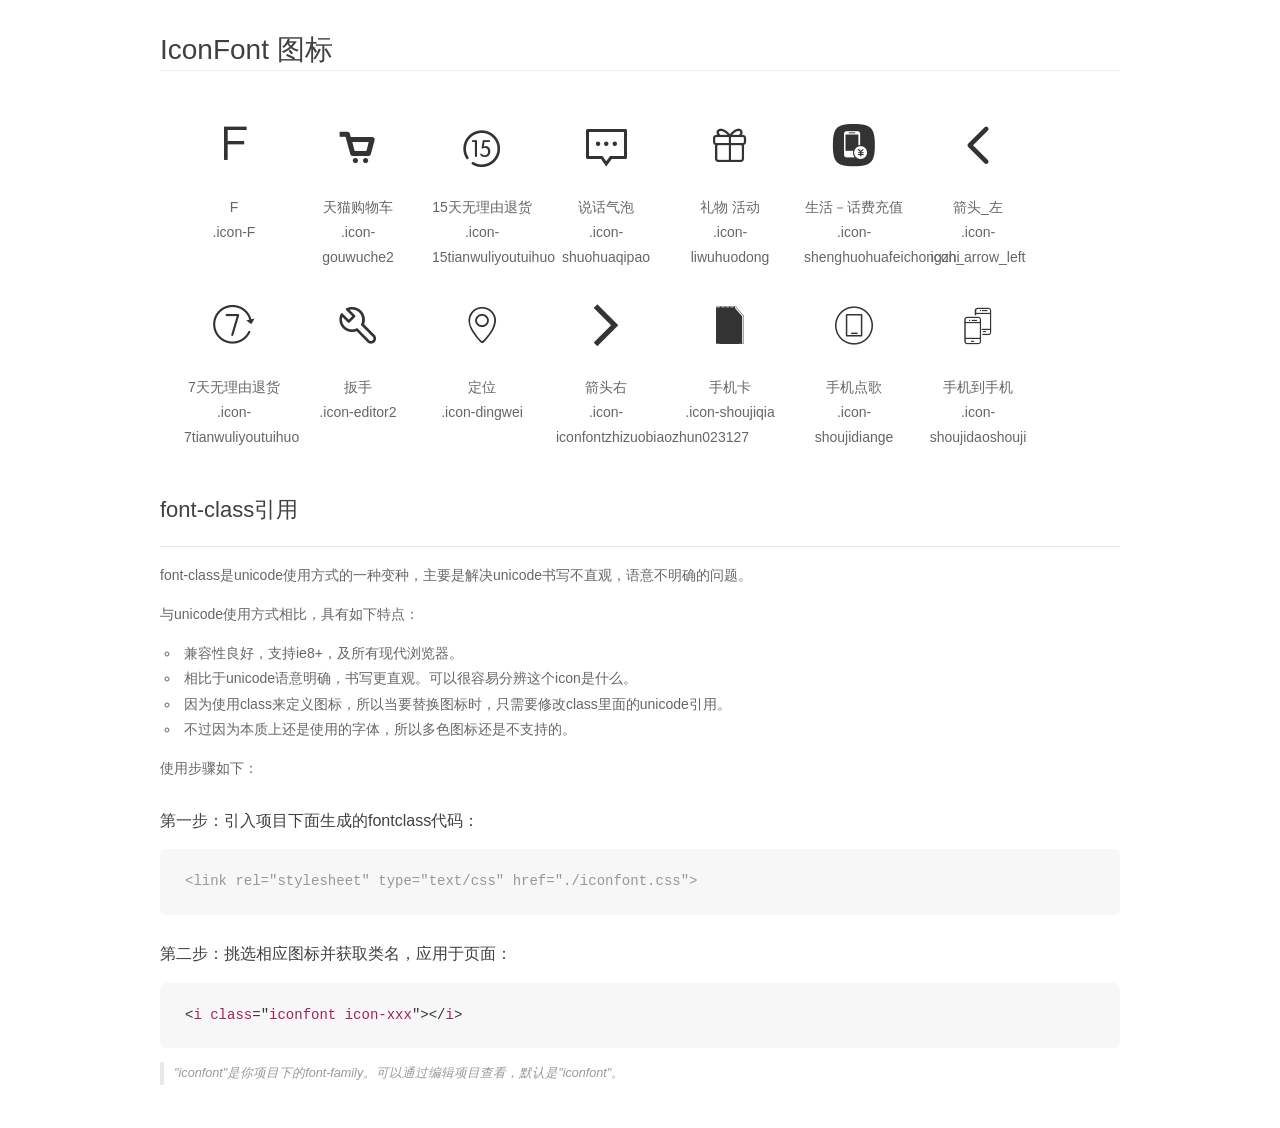
<file: css/font_654989_c1pp15tbtkxa8aor/demo_fontclass.html>
<!DOCTYPE html>
<html>
<head>
    <meta charset="utf-8"/>
    <title>IconFont</title>
    <link rel="stylesheet" href="demo.css">
    <link rel="stylesheet" href="iconfont.css">
</head>
<body>
    <div class="main markdown">
        <h1>IconFont 图标</h1>
        <ul class="icon_lists clear">
            
                <li>
                <i class="icon iconfont icon-F"></i>
                    <div class="name">F</div>
                    <div class="fontclass">.icon-F</div>
                </li>
            
                <li>
                <i class="icon iconfont icon-gouwuche2"></i>
                    <div class="name">天猫购物车 </div>
                    <div class="fontclass">.icon-gouwuche2</div>
                </li>
            
                <li>
                <i class="icon iconfont icon-15tianwuliyoutuihuo"></i>
                    <div class="name">15天无理由退货</div>
                    <div class="fontclass">.icon-15tianwuliyoutuihuo</div>
                </li>
            
                <li>
                <i class="icon iconfont icon-shuohuaqipao"></i>
                    <div class="name">说话气泡</div>
                    <div class="fontclass">.icon-shuohuaqipao</div>
                </li>
            
                <li>
                <i class="icon iconfont icon-liwuhuodong"></i>
                    <div class="name">礼物 活动</div>
                    <div class="fontclass">.icon-liwuhuodong</div>
                </li>
            
                <li>
                <i class="icon iconfont icon-shenghuohuafeichongzhi"></i>
                    <div class="name">生活－话费充值</div>
                    <div class="fontclass">.icon-shenghuohuafeichongzhi</div>
                </li>
            
                <li>
                <i class="icon iconfont icon-icon_arrow_left"></i>
                    <div class="name">箭头_左</div>
                    <div class="fontclass">.icon-icon_arrow_left</div>
                </li>
            
                <li>
                <i class="icon iconfont icon-7tianwuliyoutuihuo"></i>
                    <div class="name">7天无理由退货</div>
                    <div class="fontclass">.icon-7tianwuliyoutuihuo</div>
                </li>
            
                <li>
                <i class="icon iconfont icon-editor2"></i>
                    <div class="name">扳手</div>
                    <div class="fontclass">.icon-editor2</div>
                </li>
            
                <li>
                <i class="icon iconfont icon-dingwei"></i>
                    <div class="name">定位</div>
                    <div class="fontclass">.icon-dingwei</div>
                </li>
            
                <li>
                <i class="icon iconfont icon-iconfontzhizuobiaozhun023127"></i>
                    <div class="name">箭头右</div>
                    <div class="fontclass">.icon-iconfontzhizuobiaozhun023127</div>
                </li>
            
                <li>
                <i class="icon iconfont icon-shoujiqia"></i>
                    <div class="name">手机卡</div>
                    <div class="fontclass">.icon-shoujiqia</div>
                </li>
            
                <li>
                <i class="icon iconfont icon-shoujidiange"></i>
                    <div class="name">手机点歌</div>
                    <div class="fontclass">.icon-shoujidiange</div>
                </li>
            
                <li>
                <i class="icon iconfont icon-shoujidaoshouji"></i>
                    <div class="name">手机到手机</div>
                    <div class="fontclass">.icon-shoujidaoshouji</div>
                </li>
            
        </ul>

        <h2 id="font-class-">font-class引用</h2>
        <hr>

        <p>font-class是unicode使用方式的一种变种，主要是解决unicode书写不直观，语意不明确的问题。</p>
        <p>与unicode使用方式相比，具有如下特点：</p>
        <ul>
        <li>兼容性良好，支持ie8+，及所有现代浏览器。</li>
        <li>相比于unicode语意明确，书写更直观。可以很容易分辨这个icon是什么。</li>
        <li>因为使用class来定义图标，所以当要替换图标时，只需要修改class里面的unicode引用。</li>
        <li>不过因为本质上还是使用的字体，所以多色图标还是不支持的。</li>
        </ul>
        <p>使用步骤如下：</p>
        <h3 id="-fontclass-">第一步：引入项目下面生成的fontclass代码：</h3>


        <pre><code class="lang-js hljs javascript"><span class="hljs-comment">&lt;link rel="stylesheet" type="text/css" href="./iconfont.css"&gt;</span></code></pre>
        <h3 id="-">第二步：挑选相应图标并获取类名，应用于页面：</h3>
        <pre><code class="lang-css hljs">&lt;<span class="hljs-selector-tag">i</span> <span class="hljs-selector-tag">class</span>="<span class="hljs-selector-tag">iconfont</span> <span class="hljs-selector-tag">icon-xxx</span>"&gt;&lt;/<span class="hljs-selector-tag">i</span>&gt;</code></pre>
        <blockquote>
        <p>"iconfont"是你项目下的font-family。可以通过编辑项目查看，默认是"iconfont"。</p>
        </blockquote>
    </div>
</body>
</html>
</file>
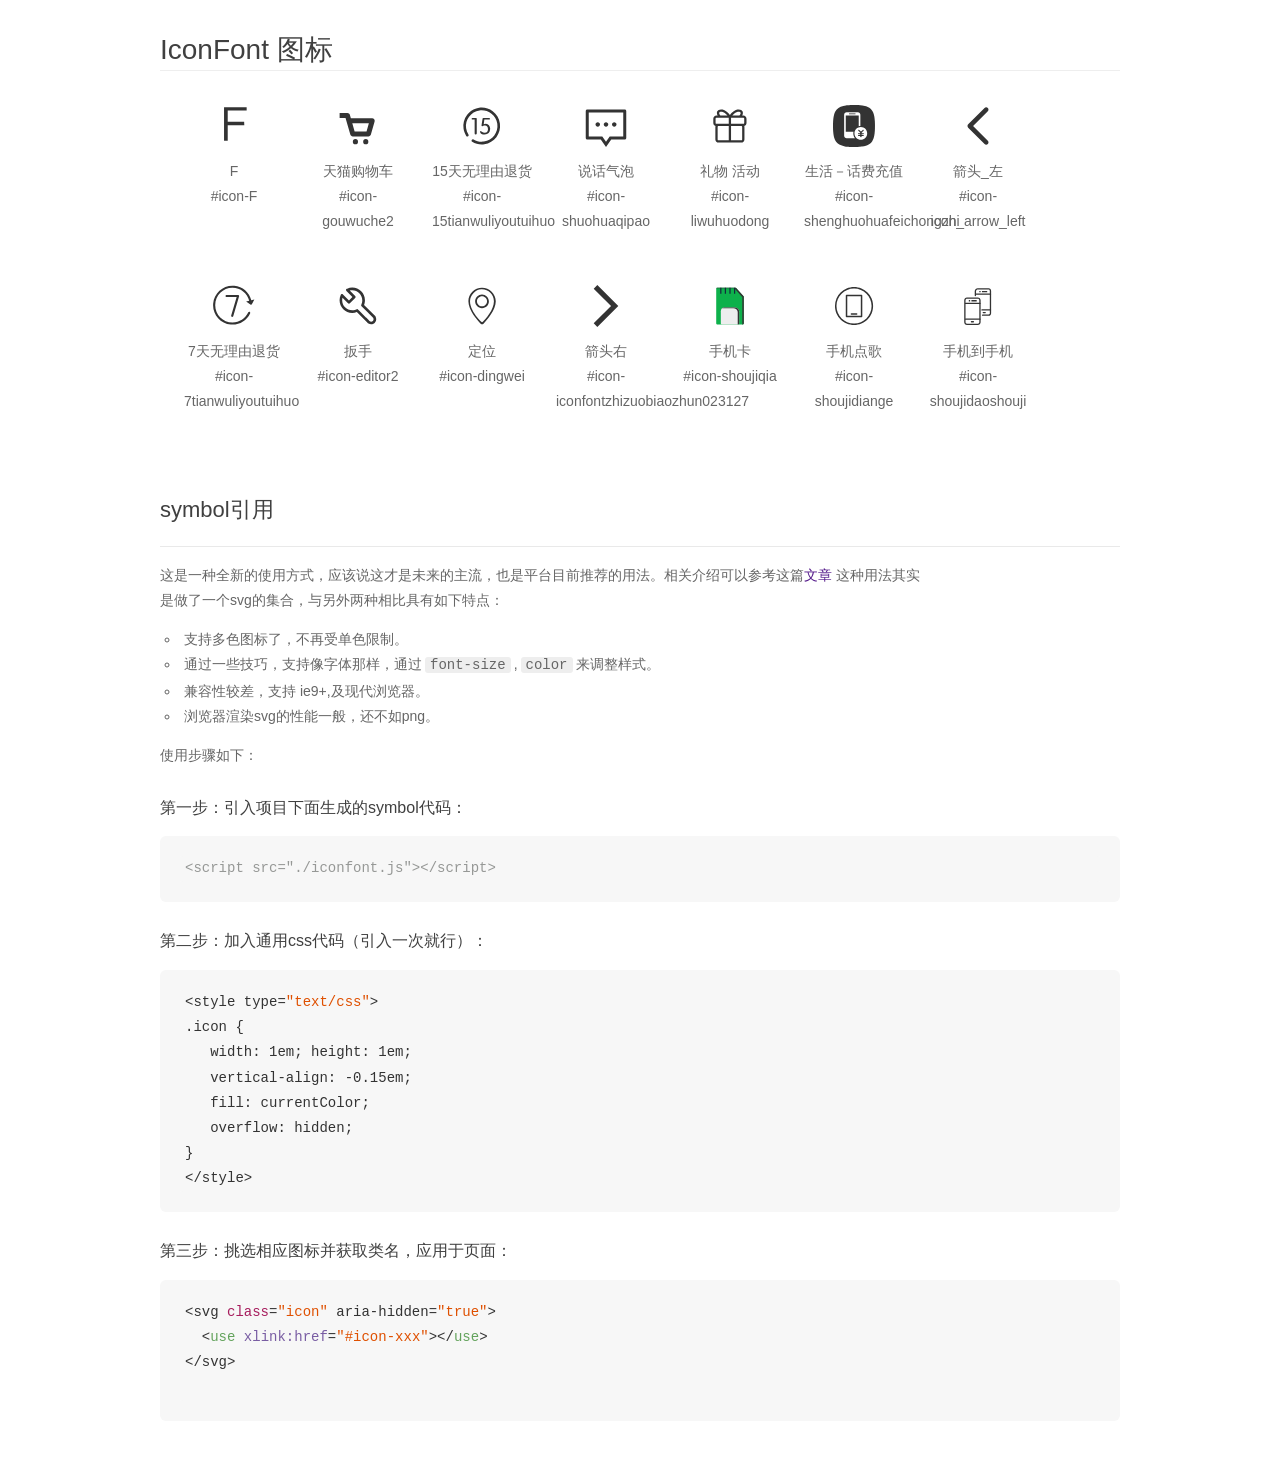
<file: css/font_654989_c1pp15tbtkxa8aor/demo_symbol.html>
<!DOCTYPE html>
<html>
<head>
    <meta charset="utf-8"/>
    <title>IconFont</title>
    <link rel="stylesheet" href="demo.css">
    <script src="iconfont.js"></script>

    <style type="text/css">
        .icon {
          /* 通过设置 font-size 来改变图标大小 */
          width: 1em; height: 1em;
          /* 图标和文字相邻时，垂直对齐 */
          vertical-align: -0.15em;
          /* 通过设置 color 来改变 SVG 的颜色/fill */
          fill: currentColor;
          /* path 和 stroke 溢出 viewBox 部分在 IE 下会显示
             normalize.css 中也包含这行 */
          overflow: hidden;
        }

    </style>
</head>
<body>
    <div class="main markdown">
        <h1>IconFont 图标</h1>
        <ul class="icon_lists clear">
            
                <li>
                    <svg class="icon" aria-hidden="true">
                        <use xlink:href="#icon-F"></use>
                    </svg>
                    <div class="name">F</div>
                    <div class="fontclass">#icon-F</div>
                </li>
            
                <li>
                    <svg class="icon" aria-hidden="true">
                        <use xlink:href="#icon-gouwuche2"></use>
                    </svg>
                    <div class="name">天猫购物车 </div>
                    <div class="fontclass">#icon-gouwuche2</div>
                </li>
            
                <li>
                    <svg class="icon" aria-hidden="true">
                        <use xlink:href="#icon-15tianwuliyoutuihuo"></use>
                    </svg>
                    <div class="name">15天无理由退货</div>
                    <div class="fontclass">#icon-15tianwuliyoutuihuo</div>
                </li>
            
                <li>
                    <svg class="icon" aria-hidden="true">
                        <use xlink:href="#icon-shuohuaqipao"></use>
                    </svg>
                    <div class="name">说话气泡</div>
                    <div class="fontclass">#icon-shuohuaqipao</div>
                </li>
            
                <li>
                    <svg class="icon" aria-hidden="true">
                        <use xlink:href="#icon-liwuhuodong"></use>
                    </svg>
                    <div class="name">礼物 活动</div>
                    <div class="fontclass">#icon-liwuhuodong</div>
                </li>
            
                <li>
                    <svg class="icon" aria-hidden="true">
                        <use xlink:href="#icon-shenghuohuafeichongzhi"></use>
                    </svg>
                    <div class="name">生活－话费充值</div>
                    <div class="fontclass">#icon-shenghuohuafeichongzhi</div>
                </li>
            
                <li>
                    <svg class="icon" aria-hidden="true">
                        <use xlink:href="#icon-icon_arrow_left"></use>
                    </svg>
                    <div class="name">箭头_左</div>
                    <div class="fontclass">#icon-icon_arrow_left</div>
                </li>
            
                <li>
                    <svg class="icon" aria-hidden="true">
                        <use xlink:href="#icon-7tianwuliyoutuihuo"></use>
                    </svg>
                    <div class="name">7天无理由退货</div>
                    <div class="fontclass">#icon-7tianwuliyoutuihuo</div>
                </li>
            
                <li>
                    <svg class="icon" aria-hidden="true">
                        <use xlink:href="#icon-editor2"></use>
                    </svg>
                    <div class="name">扳手</div>
                    <div class="fontclass">#icon-editor2</div>
                </li>
            
                <li>
                    <svg class="icon" aria-hidden="true">
                        <use xlink:href="#icon-dingwei"></use>
                    </svg>
                    <div class="name">定位</div>
                    <div class="fontclass">#icon-dingwei</div>
                </li>
            
                <li>
                    <svg class="icon" aria-hidden="true">
                        <use xlink:href="#icon-iconfontzhizuobiaozhun023127"></use>
                    </svg>
                    <div class="name">箭头右</div>
                    <div class="fontclass">#icon-iconfontzhizuobiaozhun023127</div>
                </li>
            
                <li>
                    <svg class="icon" aria-hidden="true">
                        <use xlink:href="#icon-shoujiqia"></use>
                    </svg>
                    <div class="name">手机卡</div>
                    <div class="fontclass">#icon-shoujiqia</div>
                </li>
            
                <li>
                    <svg class="icon" aria-hidden="true">
                        <use xlink:href="#icon-shoujidiange"></use>
                    </svg>
                    <div class="name">手机点歌</div>
                    <div class="fontclass">#icon-shoujidiange</div>
                </li>
            
                <li>
                    <svg class="icon" aria-hidden="true">
                        <use xlink:href="#icon-shoujidaoshouji"></use>
                    </svg>
                    <div class="name">手机到手机</div>
                    <div class="fontclass">#icon-shoujidaoshouji</div>
                </li>
            
        </ul>


        <h2 id="symbol-">symbol引用</h2>
        <hr>

        <p>这是一种全新的使用方式，应该说这才是未来的主流，也是平台目前推荐的用法。相关介绍可以参考这篇<a href="">文章</a>
        这种用法其实是做了一个svg的集合，与另外两种相比具有如下特点：</p>
        <ul>
          <li>支持多色图标了，不再受单色限制。</li>
          <li>通过一些技巧，支持像字体那样，通过<code>font-size</code>,<code>color</code>来调整样式。</li>
          <li>兼容性较差，支持 ie9+,及现代浏览器。</li>
          <li>浏览器渲染svg的性能一般，还不如png。</li>
        </ul>
        <p>使用步骤如下：</p>
        <h3 id="-symbol-">第一步：引入项目下面生成的symbol代码：</h3>
        <pre><code class="lang-js hljs javascript"><span class="hljs-comment">&lt;script src="./iconfont.js"&gt;&lt;/script&gt;</span></code></pre>
        <h3 id="-css-">第二步：加入通用css代码（引入一次就行）：</h3>
        <pre><code class="lang-js hljs javascript">&lt;style type=<span class="hljs-string">"text/css"</span>&gt;
.icon {
   width: <span class="hljs-number">1</span>em; height: <span class="hljs-number">1</span>em;
   vertical-align: <span class="hljs-number">-0.15</span>em;
   fill: currentColor;
   overflow: hidden;
}
&lt;<span class="hljs-regexp">/style&gt;</span></code></pre>
        <h3 id="-">第三步：挑选相应图标并获取类名，应用于页面：</h3>
        <pre><code class="lang-js hljs javascript">&lt;svg <span class="hljs-class"><span class="hljs-keyword">class</span></span>=<span class="hljs-string">"icon"</span> aria-hidden=<span class="hljs-string">"true"</span>&gt;<span class="xml"><span class="hljs-tag">
  &lt;<span class="hljs-name">use</span> <span class="hljs-attr">xlink:href</span>=<span class="hljs-string">"#icon-xxx"</span>&gt;</span><span class="hljs-tag">&lt;/<span class="hljs-name">use</span>&gt;</span>
</span>&lt;<span class="hljs-regexp">/svg&gt;
        </span></code></pre>
    </div>
</body>
</html>
</file>
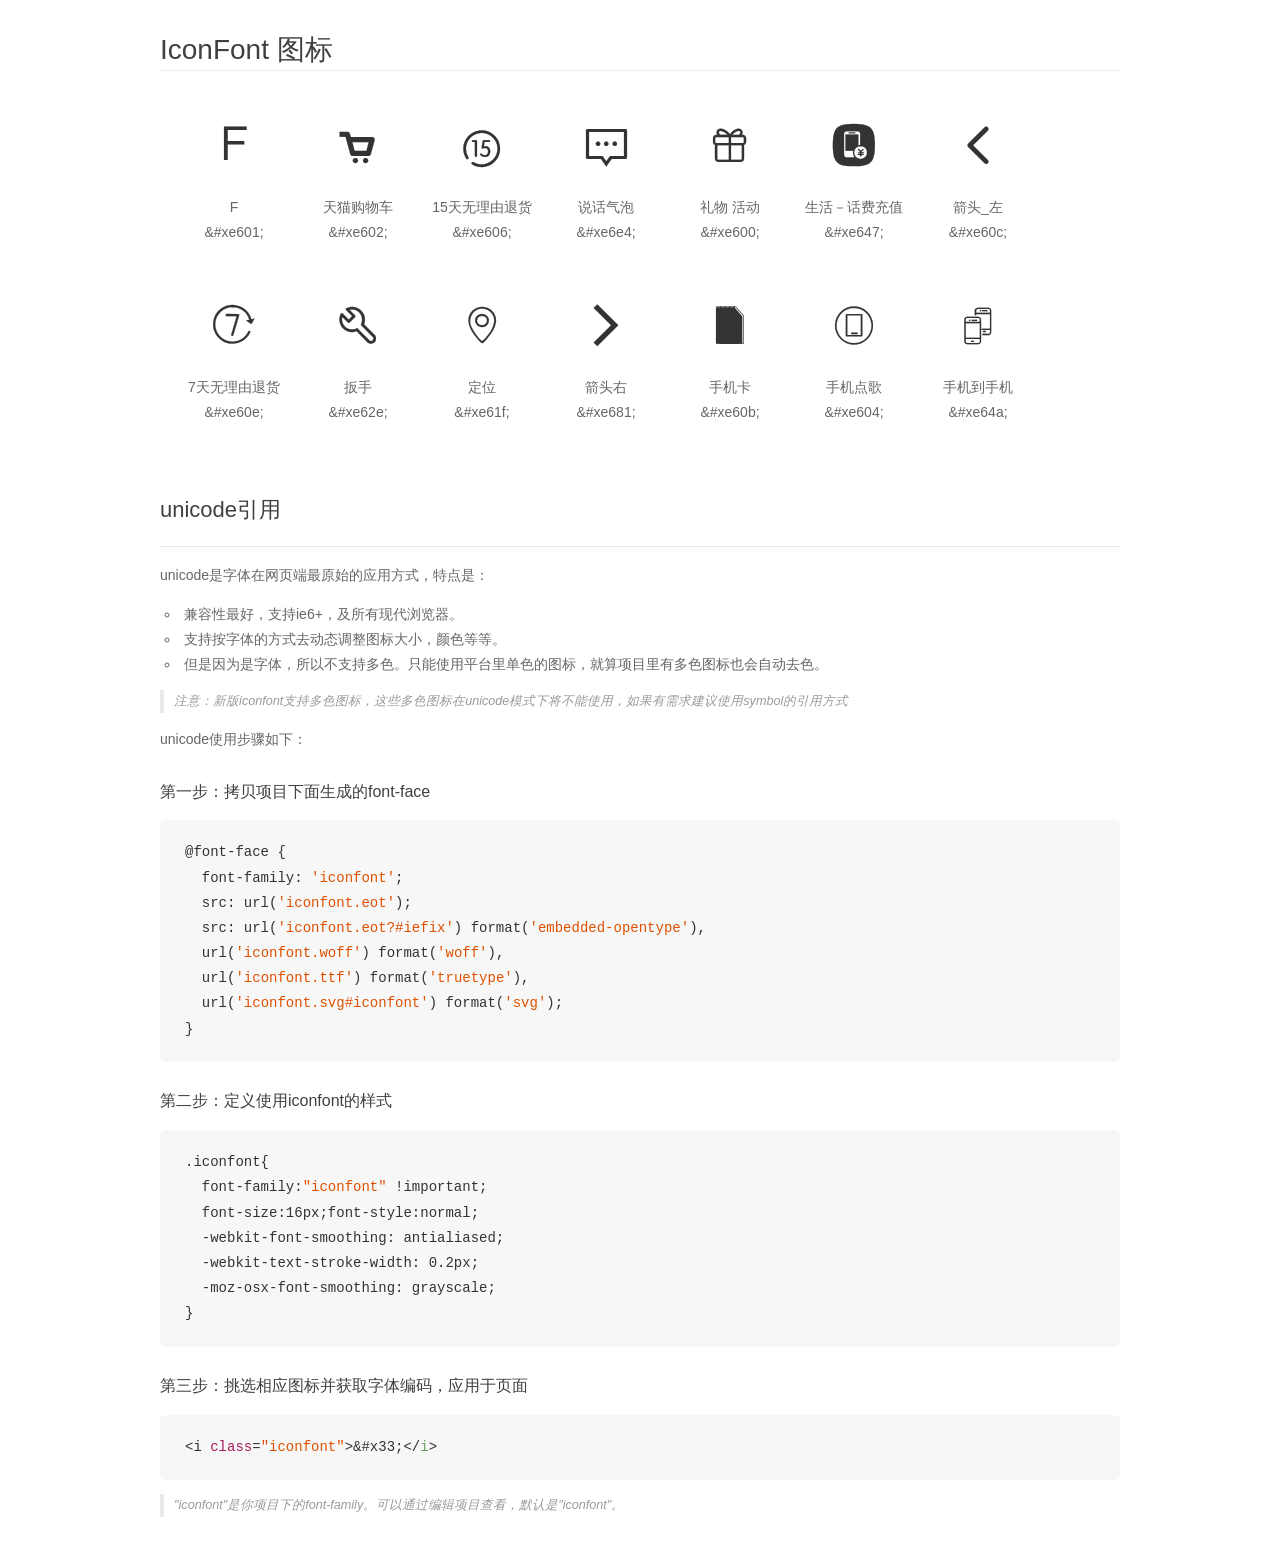
<file: css/font_654989_c1pp15tbtkxa8aor/demo_unicode.html>
<!DOCTYPE html>
<html>
<head>
    <meta charset="utf-8"/>
    <title>IconFont</title>
    <link rel="stylesheet" href="demo.css">

    <style type="text/css">

        @font-face {font-family: "iconfont";
          src: url('iconfont.eot'); /* IE9*/
          src: url('iconfont.eot#iefix') format('embedded-opentype'), /* IE6-IE8 */
          url('iconfont.woff') format('woff'), /* chrome, firefox */
          url('iconfont.ttf') format('truetype'), /* chrome, firefox, opera, Safari, Android, iOS 4.2+*/
          url('iconfont.svg#iconfont') format('svg'); /* iOS 4.1- */
        }

        .iconfont {
          font-family:"iconfont" !important;
          font-size:16px;
          font-style:normal;
          -webkit-font-smoothing: antialiased;
          -webkit-text-stroke-width: 0.2px;
          -moz-osx-font-smoothing: grayscale;
        }

    </style>
</head>
<body>
    <div class="main markdown">
        <h1>IconFont 图标</h1>
        <ul class="icon_lists clear">
            
                <li>
                <i class="icon iconfont">&#xe601;</i>
                    <div class="name">F</div>
                    <div class="code">&amp;#xe601;</div>
                </li>
            
                <li>
                <i class="icon iconfont">&#xe602;</i>
                    <div class="name">天猫购物车 </div>
                    <div class="code">&amp;#xe602;</div>
                </li>
            
                <li>
                <i class="icon iconfont">&#xe606;</i>
                    <div class="name">15天无理由退货</div>
                    <div class="code">&amp;#xe606;</div>
                </li>
            
                <li>
                <i class="icon iconfont">&#xe6e4;</i>
                    <div class="name">说话气泡</div>
                    <div class="code">&amp;#xe6e4;</div>
                </li>
            
                <li>
                <i class="icon iconfont">&#xe600;</i>
                    <div class="name">礼物 活动</div>
                    <div class="code">&amp;#xe600;</div>
                </li>
            
                <li>
                <i class="icon iconfont">&#xe647;</i>
                    <div class="name">生活－话费充值</div>
                    <div class="code">&amp;#xe647;</div>
                </li>
            
                <li>
                <i class="icon iconfont">&#xe60c;</i>
                    <div class="name">箭头_左</div>
                    <div class="code">&amp;#xe60c;</div>
                </li>
            
                <li>
                <i class="icon iconfont">&#xe60e;</i>
                    <div class="name">7天无理由退货</div>
                    <div class="code">&amp;#xe60e;</div>
                </li>
            
                <li>
                <i class="icon iconfont">&#xe62e;</i>
                    <div class="name">扳手</div>
                    <div class="code">&amp;#xe62e;</div>
                </li>
            
                <li>
                <i class="icon iconfont">&#xe61f;</i>
                    <div class="name">定位</div>
                    <div class="code">&amp;#xe61f;</div>
                </li>
            
                <li>
                <i class="icon iconfont">&#xe681;</i>
                    <div class="name">箭头右</div>
                    <div class="code">&amp;#xe681;</div>
                </li>
            
                <li>
                <i class="icon iconfont">&#xe60b;</i>
                    <div class="name">手机卡</div>
                    <div class="code">&amp;#xe60b;</div>
                </li>
            
                <li>
                <i class="icon iconfont">&#xe604;</i>
                    <div class="name">手机点歌</div>
                    <div class="code">&amp;#xe604;</div>
                </li>
            
                <li>
                <i class="icon iconfont">&#xe64a;</i>
                    <div class="name">手机到手机</div>
                    <div class="code">&amp;#xe64a;</div>
                </li>
            
        </ul>
        <h2 id="unicode-">unicode引用</h2>
        <hr>

        <p>unicode是字体在网页端最原始的应用方式，特点是：</p>
        <ul>
        <li>兼容性最好，支持ie6+，及所有现代浏览器。</li>
        <li>支持按字体的方式去动态调整图标大小，颜色等等。</li>
        <li>但是因为是字体，所以不支持多色。只能使用平台里单色的图标，就算项目里有多色图标也会自动去色。</li>
        </ul>
        <blockquote>
        <p>注意：新版iconfont支持多色图标，这些多色图标在unicode模式下将不能使用，如果有需求建议使用symbol的引用方式</p>
        </blockquote>
        <p>unicode使用步骤如下：</p>
        <h3 id="-font-face">第一步：拷贝项目下面生成的font-face</h3>
        <pre><code class="lang-js hljs javascript">@font-face {
  font-family: <span class="hljs-string">'iconfont'</span>;
  src: url(<span class="hljs-string">'iconfont.eot'</span>);
  src: url(<span class="hljs-string">'iconfont.eot?#iefix'</span>) format(<span class="hljs-string">'embedded-opentype'</span>),
  url(<span class="hljs-string">'iconfont.woff'</span>) format(<span class="hljs-string">'woff'</span>),
  url(<span class="hljs-string">'iconfont.ttf'</span>) format(<span class="hljs-string">'truetype'</span>),
  url(<span class="hljs-string">'iconfont.svg#iconfont'</span>) format(<span class="hljs-string">'svg'</span>);
}
</code></pre>
        <h3 id="-iconfont-">第二步：定义使用iconfont的样式</h3>
        <pre><code class="lang-js hljs javascript">.iconfont{
  font-family:<span class="hljs-string">"iconfont"</span> !important;
  font-size:<span class="hljs-number">16</span>px;font-style:normal;
  -webkit-font-smoothing: antialiased;
  -webkit-text-stroke-width: <span class="hljs-number">0.2</span>px;
  -moz-osx-font-smoothing: grayscale;
}
</code></pre>
        <h3 id="-">第三步：挑选相应图标并获取字体编码，应用于页面</h3>
        <pre><code class="lang-js hljs javascript">&lt;i <span class="hljs-class"><span class="hljs-keyword">class</span></span>=<span class="hljs-string">"iconfont"</span>&gt;&amp;#x33;<span class="xml"><span class="hljs-tag">&lt;/<span class="hljs-name">i</span>&gt;</span></span></code></pre>

        <blockquote>
        <p>"iconfont"是你项目下的font-family。可以通过编辑项目查看，默认是"iconfont"。</p>
        </blockquote>
    </div>


</body>
</html>
</file>
<file: css/index.css>
*{
    padding: 0;
    margin: 0;
    list-style: none;
    font-family: "Helvetica Neue", Helvetica, Arial, "Microsoft Yahei", "Hiragino Sans GB", "Heiti SC", "WenQuanYi Micro Hei", sans-serif;/*改整个网页的字体*/
}
img{
    display: block;
}
a{
    text-decoration: none;
    color: inherit;
}
.top{
    width: 100%;
    height: 40px;
    background-color: #333;
}
.top .top1{
    width: 1226px;
    height: 100%;
    margin: 0 auto;
}
.top .top1 .nov1{
    width: auto;
    height: 100%;
    float: left;
}
.top .top1 .nov2{
    width: auto;
    height: 100%;
    float: right;
}
.top .top1 .shop{
    width: 120px;
    height: 40px;
    background-color: #424242;
    float: right;
    position: relative;
    z-index: 100;
}
.top .top1 .shop .shopcar{
    width: 316px;
    height: 0;
    background: #fff;
    position: absolute;
    top: 40px;
    right: 0;
    box-shadow: 0 2px 10px  rgba(0,0,0,0.15);
    overflow: hidden;
}
.top .top1 .shop .shopcar .shop_text{
    width: 192px;
    height: 14px;
    font-size: 10px;
    text-align: center;
    line-height: 98px;
    margin: 0 auto;
}
.top .top1 .nov1 a{
    color: #b0b0b0;
    line-height: 40px;
    font-size: 12px;
}
.top .top1 .nov1 span{
    color: #3C423C;
}
.top .top1 .shop a{
    display: block;
    line-height: 40px;
    font-size: 12px;
    text-align: center;
    color: #B0B0B0;
}
.top .top1 .shop a:hover{
    color: #ff6700;
    background-color: #fff;
}
.top .top1 .nov2 a{
    color: #b0b0b0;
    text-decoration: none;
    line-height: 40px;
    font-size: 12px;
}
.top .top1 .nov2 span{
    color: #3C423C;
}
.top .top1 .nov2{
    text-align: right;
    margin-right: 20px;
}
.bigBox{
    width: 100%;
    height: auto;
    background-color: #fff;
}
.bigBox .logoBox{
    width: 1226px;
    height: 100px;
    margin: 0 auto;
}
.bigBox .logoBox .logo{
    width: 55px;
    height: 55px;
    float: left;
    margin-top: 22px;
    background: #ff6700 url("mi-logo.png") center no-repeat;
}
.bigBox .logoBox .piantou{
    width: auto;
    height: 100px;
    float: left;
    margin-left: 179px;
    position: relative;
    display: flex;
    justify-content: space-between
}
.fenlei{
    width: 512px;
    height: 100px;
    overflow: hidden;
}
.fenleib{
    width: 1346px;
    height: 0;
    position: absolute;
    top: 99px;
    left: -296px;
    background: #fff;
    overflow: hidden;
    display: none;
    border: 1px solid #e0e0e0;
    margin-left: auto;
    margin-right: auto;
    z-index: 99;
    transition: all 0.3s;
}
.bigBox .logoBox .piantou .fff{
    display: block;
    height: 100px;
    float: left;
    overflow: hidden;
}
.bigBox .logoBox .piantou span{
    line-height: 100px;
    text-align: center;
    color: #616161;
    font-size: 16px;
    margin: 0 10px;
}
.bigBox .logoBox .piantou span:hover{
    color: #ff6700;
    cursor: pointer;
}
.container{
    width: 1346px;
    height: 229px;
    position: absolute;
    top: 99px;
    left: -296px;
    background: #fff;
    overflow: hidden;
    display: none;
    border: 1px solid #e0e0e0;
    margin-left: auto;
    margin-right: auto;
    z-index: 99;
    /* transition: all 0.3s; */
}
.container ul{
    width: 1226px;
    height: 229px;
    margin: 0 auto;
}
.container ul li{
    width: 204px;
    height: 229px;
    float: left;
    position: relative;
}
.container ul li .line{
    width: 1px;
    height: 100px;
    background: #e0e0e0;
    position: absolute;
    top: 35px;
    right: 0;
}
.container ul li img{
    margin: 36px auto 21px;
}
.container ul li .title{
    font-size: 12px;
    text-align: center;
    color: #333;
}
.container ul li p{
    font-size: 12px;
    text-align: center;
    line-height: 30px;
    color: #ff6700;
}
.bigBox{
    position: relative;
}
.bigBox .logoBox .shousuo{
    width: 297px;
    height: 50px;
    float: right;
    margin-top: 25px;
    position: relative;
}
.bigBox .logoBox .shousuo:hover .diyige,.bigBox .logoBox .shousuo:hover .dierge{
    border: 1px solid #B0B0B0;
}
.bigBox .logoBox .shousuo .diyige{
    position: absolute;
    top: 0;
    left: 0;
    z-index: 1;
    width: 223px;
    height: 48px;
    padding: 0 10px;
    border: 1px solid #e0e0e0;
    font-size: 12px;
    line-height: 48px;
    outline: 0;
    -webkit-transition: all .2s;
    transition: all .2s;
}
.bigBox .logoBox .shousuo .dierge{
    position: absolute;
    right: 0;
    top: 0;
    z-index: 2;
    width: 52px;
    height: 48px;
    border: 1px solid #e0e0e0;
    font-size: 20px;
    text-align: center;
    line-height: 24px;
    background: #fff;
    color: #616161;
    outline: 0;
    -webkit-transition: all .2s;
    transition: all .2s;
}
.bigBox .logoBox .shousuo .dierge:hover{
    background-color: #ff6700;
    color: #fff;
}
.bigBox .logoBox .shousuo .xiala{
    position: absolute;
    left: 0;
    top: 50px;
    z-index: 20;
    width: 242px;
    height: 300px;
    border: 1px solid #ff6700;
    border-top: 0;
    background-color: #fff;
    display: none;
}
.bigBox .logoBox .shousuo .xiala li{
    width: 242px;
    height: 30px;
    background-color: #fff;
    display: flex;
    justify-content: space-between;
}
.bigBox .logoBox .shousuo .xiala li .xiala1{
    display: block;
    padding: 6px 15px;
    font-size: 12px;
    color: #424242;
}
.bigBox .logoBox .shousuo .xiala li .xiala2{
    display: block;
    padding: 6px 15px;
    font-size: 12px;
    color: #b0b0b0;
}
.bigBox .Box1{
    width: 1226px;
    height: 460px;
    margin: 0 auto;
    position: relative;
    overflow: hidden;
}
/*.bigBox .Box1 .img{
    position: relative;
}*/
.bigBox .Box1 .img .left{
    width: 234px;
    height: 460px;
    background-color: #625C52;
    position:absolute;
    z-index: 50;
}
.bigBox .Box1 .img .left .list{
    width: 204px;
    height: 42px;
    line-height: 42px;
    font-size: 14px;
    padding-left: 30px;
    color:#fff;
    background-color: #625C52;
}
.navigation{
    width: 0;
    height: 460px;
    position: absolute;
    top: 0;
    left: 234px;
    background:#fff;
    overflow: hidden;
    display: none;
    box-shadow: 0 8px 16px rgba(0,0,0,0.18);
    border: 1px solid #e0e0e0;
}
.navigation ul{
    display: block;
    width: 248px;
    height: 458px;
    margin: 0;
    padding: 2px 0;
    float: left;
    z-index: 999;
}
.navigation li{
    display: block;
    width: 265px;
    height: 76px;
    position: relative;
}
.navigation a{
    display: block;
    padding: 18px 20px;
    line-height: 40px;
    color: #333;
    transition: color .2s;
}
.navigation img{
    margin-right: 12px;
    float: left;
}
.navigation span{
    color:#333;
    line-height: 40px;
    float: left;
}
.bigBox .Box1 .img .left .list:hover{
    background-color: #ff6700;
    cursor:pointer;
}
.bigBox .Box1 .img .left .list:nth-child(1){
    margin-top: 20px;
}
.bigBox .Box1 .img .left .list .iconfont{
    float: right;
    padding-right: 20px;
}
.bigBox .Box1 .img{
    width: 1226px;
    height: 460px;
    float: right;
}
.bigBox .Box1 .img .myimg a{
    position: absolute;
    top: 0;
    left: 1226px;
}
.bigBox .Box1 .img .lbox,.bigBox .Box1 .img .rbox{
    width: 41px;
    height: 69px;
    background-image: url("../img/icon-slides.png");
    position:absolute;
    top: 0;
    right: 0;
}
.bigBox .Box1 .img .lbox{
    top: 50%;
    margin: -34px auto;
    right: 951px;
    background-position: 81px 0;
}
.bigBox .Box1 .img .lbox:hover{
    background-position: 0;
    cursor:pointer;
}
.bigBox .Box1 .img .rbox{
    top: 50%;
    margin: -34px auto;
    background-position: 41px 0;
}
.bigBox .Box1 .img .rbox:hover{
    background-position: -41px 0;
    cursor:pointer;
}
.bigBox .Box1 .img .btns{
    width: 120px;
    height: 10px;
    position: absolute;
    right: 30px;
    bottom: 25px;
}
.bigBox .Box1 .img .btns .son{
    width: 6px;
    height: 6px;
    border: 2px solid #B1B0AB;
    background-color: #8F8D88;
    border-radius: 50%;
    margin: 0 5px;
    float: left;
}
.bigBox .Box1 .img .btns .son:hover{
    background-color: #F5F4EE;
    border-color: #93928F;
    cursor: pointer;
}
.bigBox .Box2{
    width: 1226px;
    height: 184px;
    margin: 0 auto 44px;
}
.bigBox .Box2 .left{
    width: 234px;
    height: 170px;
    background-color: #5F5750;
    float: left;
    margin-top: 14px;
}
.bigBox .Box2 .left .lbox{
    width: 70px;
    height: 64px;
    float: left;
    margin: 10px 4px;
}
.bigBox .Box2  .left .lbox a{
    display: block;
    height: 24px;
    margin-bottom: 4px;
    font-size: 12px;
    line-height: 24px;
    text-align: center;
    color: rgba(255,255,255,0.7);
}
.bigBox .Box2  .left .lbox a .iconfont{
    font-family: "iconfont" !important;
    font-style: normal;
    -webkit-font-smoothing: antialiased;
    -webkit-text-stroke-width: 0.2px;
    width: 20px;
    height: 20px;
}
.bigBox .Box2 img {
    float: left;
    margin-top: 14px;
    margin-left: 14px;
}
.bigBox .Box2 .left .lbox:nth-child(4)::before{
    content: "";
    width: 64px;
    height: 1px;
    top: 649px;
    left: 71px;
    background-color: #665E57;
    position: absolute;
}
.bigBox .Box2 .left .lbox:nth-child(5)::before{
    content: "";
    width: 64px;
    height: 1px;
    top: 649px;
    left: 147px;
    background-color: #665E57;
    position: absolute;
}
.bigBox .Box2 .left .lbox:nth-child(6)::before{
    content: "";
    width: 64px;
    height: 1px;
    top: 649px;
    left: 223px;
    background-color: #665E57;
    position: absolute;
}
.bigBox .Box2 .left .lbox:nth-child(2)::after{
    content: "";
    height: 70px;
    width: 1px;
    top: 583px;
    left: 140px;
    background-color: #665E57;
    position: absolute;
}
.bigBox .Box2 .left .lbox:nth-child(3)::after{
    content: "";
    height: 70px;
    width: 1px;
    top: 583px;
    left: 216px;
    background-color: #665E57;
    position: absolute;
}
.bigBox .Box2 .left .lbox:nth-child(5)::after{
    content: "";
    height: 70px;
    width: 1px;
    top: 666px;
    left: 140px;
    background-color: #665E57;
    position: absolute;
}
.bigBox .Box2 .left .lbox:nth-child(6)::after{
    content: "";
    height: 70px;
    width: 1px;
    top: 666px;
    left: 216px;
    background-color: #665E57;
    position: absolute;
}
.shangou{
    width: 1226px;
    height: 398px;
    margin: 0 auto;
}
.shangou .title{
    width: 100%;
    height: 58px;
}
.shangou .title .left{
    width: 234px;
    height: 58px;
    float: left;
    margin: 0;
    font-size: 22px;
    font-weight: 200;
    line-height: 58px;
    color: #333;
}
.shangou .title .right{
    width: 60px;
    height: 58px;
    float: right;
}
.shangou .right .leftbtn{
    width: 30px;
    height: 30px;
    margin-top: 14px;
    float: left;
    line-height: 30px;
    font-size: 20px;
    text-align: center;
}
.shangou .right .leftbtn:hover{
    cursor: pointer;;
    color: #ff6700;
}
.shangou .right .rightbtn:hover{
    cursor: pointer;;
    color: #ff6700;
}
.shangou .right .rightbtn{
    width: 30px;
    height: 30px;
    margin-top: 14px;
    float: right;
    line-height: 30px;
    font-size: 20px;
    text-align: center;
}
.shangou .title .right .iconfont{
    font-family: "iconfont" !important;
    font-style: normal;
    -webkit-font-smoothing: antialiased;
    -webkit-text-stroke-width: 0.2px;
    float: right;
    margin-top: 20px;
    border: 1px solid #E0E0E0;
}
.shangou .title .right .iconfont:hover{
    color: #ff6700;
}
.shangou .bottom{
    width: 1226px;
    height: 340px;
    position: relative;
}
.shangou .bottom .left{
    width: 234px;
    height: 340px;
    float: left;
    border-top: 1px solid #E53935;
    box-sizing: border-box;
    background-color: #F1EDED;
}
.shangou .bottom .left .left1{
    width: 234px;
    height: 46px;
    line-height: 46px;
    margin: 55px auto 0;
    color: #EF3A3B;
    text-align: center;
    font-size: 21px;
}
.shangou .bottom .left .left2{
    width:34px;
    height:53px;
    margin: 25px auto;
}
.shangou .bottom .left .left3{
    width: 234px;
    height: 22px;
    font-size: 15px;
    text-align: center;
    color: rgba(0,0,0,0.54);
}
.shangou .bottom .left .left4{
    width: 168px;
    height: 46px;
    margin: 28px auto 0;
}
.shangou .bottom .left .left4 .son{
    width: 46px;
    height: 46px;
    background-color: #605751;
    float: left;
    color: #FFFFFF;
    line-height: 46px;
    text-align: center;
    font-size: 22px;
}
.shangou .bottom .left .left4 .son:nth-child(2),.shangou .bottom .left .left4 .son:nth-child(4){
    width: 15px;
    height: 46px;
    background-color: #F1EDED;
    color: #605751;
}
.Boundary{
    width: 978px;
    height: 340px;
    margin-left: 14px;
    position: absolute;
    right: 0;
    top: 0;
    overflow: hidden;
}
.shangou .bottom .Boundary .right{
    width: 1984px;
    height: 340px;
    position: absolute;
    top: 0;
    left: 0;
    transition: all 1s;
}
.shangou .bottom .Boundary .right img{
    float: left;
    margin-left: 14px;
}
a .certer{
    margin: 40px auto;
}
.all{
    background-color: #F5F5F5;
    padding-top: 60px;
    padding-bottom: 60px;
}
.phone{
    width: 1226px;
    height: 672px;
    border: 0;
    margin: 21px auto;
}
.phone .title{
    width: 100%;
    height: 58px;
}
.phone .title h1{
    width: 234px;
    height: 58px;
    float: left;
    text-align: left;

    color: #333;
    font-size: 22px;
    font-weight: 200;
    line-height: 68px;
}
.phone .title .h2{
    width: 234px;
    height: 58px;
    float: right;
    color: #424242;
    font-size: 16px;
    font-weight: 200;
    text-align: right;
    line-height: 68px;
    cursor: pointer;
}
.phone .title .h2:hover{
    color: #ff6700;
}
.phone .content{
    width: 100%;
    height: 614px;
}
.phone .content .box{
    width: 234px;
    height: 260px;
    background-color: #FFFFFF;
    float: left;
    margin-left: 14px;
    margin-bottom: 14px;
}
.phone .content .box:hover{
    box-shadow: 0 5px 5px 0 rgba(0,0,0,0.1);
	transform: translate(0,-3px);
}
.phone .content .box{
    transition:all 0.5s;
}
.phone .content .box img{
    margin: 0 auto;
}
.phone .content .box h3 {
    line-height: 21px;
    font-size: 14px;
    font-weight: 400;
    text-align: center;
}
.phone .content .box h3 a{
    color: #333333;
}
.phone .content .box h4{
    font-weight: lighter;
    margin: 0 10px 10px;
    height: 18px;
    font-size: 12px;
    color: #B0B0B0;
    text-align: center;
}
.phone .content .box h5{
    line-height: 21px;
    font-size: 14px;
    font-weight: lighter;
    margin: 0 10px 14px;
    color: #ff6700;
    text-align: center;
}
.phone .content .box h5 .h6{
    margin: 0 10px 14px;
    color: #b0b0b0;
    text-align: center;
    text-decoration: Line-through;
}
.phone .content .box1{
    height: 614px;
    margin: 0;
}
.phone .content .box1 a{
    display: block;
    width: 234px;
    height: 614px;
}
.phone .content .box2{
    margin-bottom: 0;
}
.phone .content .box3{
    padding-top: 20px;
    padding-bottom: 20px;
}
.phone .content .box3 .top{
    margin:0 auto;
    background-color: #e53935;
    width: 64px;
    height: 20px;
    font-size: 12px;
    line-height: 20px;
    text-align: center;
    color: #fff;
}
.phone .content .box3 .top1{
    height: 20px;
}
.tv img{
    border: 0;
    margin: 21px auto;
}
.jiadian{
    width: 1226px;
    height: 672px;
    margin: 0 auto;
}
.jiadian .title{
    width: 100%;
    height: 58px;
}
.jiadian .title .left{
    width: 300px;
    height: 58px;
    float: left;
    font-size: 22px;
    font-weight:200;
    line-height: 58px;
}
.jiadian .title .right{
    width: 500px;
    height: 58px;
    float: right;
    text-align: right;
}
.jiadian .title .right span{
    margin-left: 20px;
    font-size: 16px;
    line-height: 58px;
    cursor: pointer;
}
/*.jiadian .title .right span:hover{
    color: #ff6700;
    border-bottom: 2px solid #ff6700;
}*/
.jiadian .neirong{
    width: 100%;
    height: 614px;
    position: relative;
}
.jiadian .neirong .top:hover,.jiadian .neirong .bottom:hover,.jiadian .neirong .box:hover{
    box-shadow: 0 5px 5px 0 rgba(0,0,0,0.1);
	transform: translate(0,-3px);
}
.jiadian .neirong .top,.jiadian .neirong .bottom,.jiadian .neirong .box{
    transition:all 0.5s;
}
.jiadian .neirong .left{
    width: 234px;
    height: 614px;
    background-color: #F5F5F5;
    float: left;
}
.jiadian .neirong .left .top{
    width: 234px;
    height: 300px;
    margin-bottom: 14px;
    /*background-color:blueviolet;*/
}
.jiadian .neirong .left .bottom{
    width: 234px;
    height: 300px;
    /*background-color:mediumvioletred;*/
}
.jiadian .neirong .right,.zhineng .neirong .right,.dapei .neirong .right,.peijian .neirong .right,.zhoubian .neirong .right{
    width:992px;
    height: 614px;
    position: absolute;
    top: 0;
    right: 0;
    background: #f5f5f5;
    /*overflow: hidden;*/
    display: none;
}
.jiadian .neirong .right .box{
    width: 234px;
    height:280px;
    float: left;
    margin-left: 14px;
    background-color: #FFFFFF;
    position: relative;
    overflow: hidden;
    padding-bottom: 20px;
}
.jiadian .neirong .right .box:nth-child(8),.jiadian .neirong .right .box:nth-child(9){
    width: 234px;
    height: 143px;
}
.jiadian .neirong .right .box:nth-child(1),.jiadian .neirong .right .box:nth-child(2),.jiadian .neirong .right .box:nth-child(3),.jiadian .neirong .right .box:nth-child(4),.jiadian .neirong .right .box:nth-child(8){
    margin-bottom: 14px;
}
.jiadian .neirong .right .box img{
    margin: 14px auto;
}
.jiadian .neirong .right .box .top2{
    width: 64px;
    height: 20px;
    background-color: #83c44e;
    margin: 0 auto;
    font-size: 12px;
    line-height: 20px;
    text-align: center;
    color: #fff;
}
.jiadian .neirong .right .box .top3{
    width: 64px;
    height: 20px;
    background-color: #e53935;
    margin: 0 auto;
    font-size: 12px;
    line-height: 20px;
    text-align: center;
    color: #fff;
}
.jiadian .neirong .right .box .top4{
    height: 20px;
}
.jiadian .neirong .right .box h3{
    font-size: 14px;
    font-weight: 400;
    text-align: center;
    color: #333;
    white-space:nowrap;
    overflow:hidden;
    text-overflow:ellipsis;
}
.jiadian .neirong .right .box h4{
    font-size: 12px;
    height: 18px;
    text-align: center;
    color: #b0b0b0;
    font-weight: lighter;
    margin: 0 10px 10px;
}
.jiadian .neirong .right .box h5{
    line-height: 21px;
    font-size: 14px;
    font-weight: lighter;
    margin: 0 10px 14px;
    color: #ff6700;
    text-align: center;
}
.jiadian .neirong .right .box h5 .huajia{
    margin: 0 10px 14px;
    color: #b0b0b0;
    text-align: center;
    text-decoration: Line-through;
}
.jiadian .neirong .right .left1{
    width: 110px;
    height: 129px;
    float: left;
    margin-top: 30px;
}
.jiadian .neirong .right .right1{
    width: 110px;
    height: 129px;
    float: right;
}
.jiadian .neirong .right .left1 .top1{
    font-size: 18px;
    margin: -15px 10px 0 20px;
}
.jiadian .neirong .right .left1 .bottom1{
    font-size: 12px;
    color: #757575;
    margin: 0 50px 0 20px;
}
.jiadian .neirong .right .box .info{
    width: 234px;
    height: 76px;
    background-color: #ff6700;
    position: absolute;
    bottom: -76px;
    left: 0;
    transition: all .5s;
    opacity: 0;
}
.jiadian .neirong .right .box:hover .info{
    bottom: 0;
    opacity: 1;
}
.jiadian .neirong .right .box .info .top5{
    width: 174px;
    height: 36px;
    margin: 0 0 5px 0;
    padding: 8px 30px;
    color: #fff;
    font-size: 12px;
}
.jiadian .neirong .right .box .info .bottom5{
    width: 174px;
    height: 18px;
    margin: 0 auto;
    color: rgba(255,255,255,0.6);
    font-size: 12px;
}
.jiadian .neirong .right .box:nth-child(8),.jiadian .neirong .right .box:nth-child(9){
    padding-bottom: 0;
}
.zhineng{
    width: 1226px;
    height: 672px;
    margin: 0 auto;
}
.zhineng .title{
    width: 100%;
    height: 58px;
}
.zhineng .title .left{
    width: 300px;
    height: 58px;
    float: left;
    font-size: 22px;
    font-weight:200;
    line-height: 58px;
}
.zhineng .title .right{
    width: 500px;
    height: 58px;
    float: right;
    text-align: right;
}
.zhineng .title .right span{
    margin-left: 20px;
    font-size: 16px;
    line-height: 58px;
    cursor: pointer;
}
/*.zhineng .title .right span:hover{
    color: #ff6700;
    border-bottom: 2px solid #ff6700;
}*/
.zhineng .neirong{
    width: 100%;
    height: 614px;
    position: relative;
}
.zhineng .neirong .top:hover,.zhineng .neirong .bottom:hover,.zhineng .neirong .box:hover{
    box-shadow: 0 5px 5px 0 rgba(0,0,0,0.1);
	transform: translate(0,-3px);
}
.zhineng .neirong .top,.zhineng .neirong .bottom,.zhineng .neirong .box{
    transition:all 0.5s;
}
.zhineng .neirong .left{
    width: 234px;
    height: 614px;
    background-color: #F5F5F5;
    float: left;
}
.zhineng .neirong .left .top{
    width: 234px;
    height: 300px;
    margin-bottom: 14px;
    /*background-color:blueviolet;*/
}
.zhineng .neirong .left .bottom{
    width: 234px;
    height: 300px;
    /*background-color:mediumvioletred;*/
}
/*.zhineng .neirong .right{*/
    /*width:992px;*/
    /*height: 614px;*/
    /*float: right;*/
/*}*/
.zhineng .neirong .right .box{
    width: 234px;
    height:280px;
    float: left;
    margin-left: 14px;
    background-color: #FFFFFF;
    position: relative;
    overflow: hidden;
    padding-bottom: 20px;
}
.zhineng .neirong .right .box:nth-child(8),.zhineng .neirong .right .box:nth-child(9){
    width: 234px;
    height: 143px;
}
.zhineng .neirong .right .box:nth-child(1),.zhineng .neirong .right .box:nth-child(2),.zhineng .neirong .right .box:nth-child(3),.zhineng .neirong .right .box:nth-child(4),.zhineng .neirong .right .box:nth-child(8){
    margin-bottom: 14px;
}
.zhineng .neirong .right .box img{
    margin: 14px auto;
}
.zhineng .neirong .right .box .top2{
    width: 64px;
    height: 20px;
    background-color: #83c44e;
    margin: 0 auto;
    font-size: 12px;
    line-height: 20px;
    text-align: center;
    color: #fff;
}
.zhineng .neirong .right .box .top3{
    width: 64px;
    height: 20px;
    background-color: #e53935;
    margin: 0 auto;
    font-size: 12px;
    line-height: 20px;
    text-align: center;
    color: #fff;
}
.zhineng .neirong .right .box .top4{
    height: 20px;
}
.zhineng .neirong .right .box h3{
    font-size: 14px;
    font-weight: 400;
    text-align: center;
    color: #333;
}
.zhineng .neirong .right .box h4{
    font-size: 12px;
    height: 18px;
    text-align: center;
    color: #b0b0b0;
    font-weight: lighter;
    margin: 0 10px 10px;
}
.zhineng .neirong .right .box h5{
    line-height: 21px;
    font-size: 14px;
    font-weight: lighter;
    margin: 0 10px 14px;
    color: #ff6700;
    text-align: center;
}
.zhineng .neirong .right .box h5 .huajia{
    margin: 0 10px 14px;
    color: #b0b0b0;
    text-align: center;
    text-decoration: Line-through;
}
.zhineng .neirong .right .left1{
    width: 110px;
    height: 129px;
    float: left;
    margin-top: 30px;
}
.zhineng .neirong .right .right1{
    width: 110px;
    height: 129px;
    float: right;
}
.zhineng .neirong .right .left1 .top1{
    font-size: 18px;
    margin: -15px 10px 0 20px;
}
.zhineng .neirong .right .left1 .bottom1{
    font-size: 12px;
    color: #757575;
    margin: 0 50px 0 20px;
}
.zhineng .neirong .right .box .info{
    width: 234px;
    height: 76px;
    background-color: #ff6700;
    position: absolute;
    bottom: -76px;
    left: 0;
    transition: all .5s;
    opacity: 0;
}
.zhineng .neirong .right .box:hover .info{
    bottom: 0;
    opacity: 1;
}
.zhineng .neirong .right .box .info .top5{
    width: 174px;
    height: 36px;
    margin: 0 0 5px 0;
    padding: 8px 30px;
    color: #fff;
    font-size: 12px;
}
.zhineng .neirong .right .box .info .bottom5{
    width: 174px;
    height: 18px;
    margin: 0 auto;
    color: rgba(255,255,255,0.6);
    font-size: 12px;
}
.zhineng .neirong .right .box:nth-child(8),.zhineng .neirong .right .box:nth-child(9){
    padding-bottom: 0;
}
.dapei{
    width: 1226px;
    height: 672px;
    margin: 0 auto;
}
.dapei .title{
    width: 100%;
    height: 58px;
}
.dapei .title .left{
    width: 300px;
    height: 58px;
    float: left;
    font-size: 22px;
    font-weight:200;
    line-height: 58px;
}
.dapei .title .right{
    width: 500px;
    height: 58px;
    float: right;
    text-align: right;
}
.dapei .title .right span{
    margin-left: 20px;
    font-size: 16px;
    line-height: 58px;
    cursor: pointer;
}
/*.dapei .title .right span:hover{
    color: #ff6700;
    border-bottom: 2px solid #ff6700;
}*/
.dapei .neirong{
    width: 100%;
    height: 614px;
    position: relative;
}
.dapei .neirong .top:hover,.dapei .neirong .bottom:hover,.dapei .neirong .box:hover{
    box-shadow: 0 5px 5px 0 rgba(0,0,0,0.1);
	transform: translate(0,-3px);
}
.dapei .neirong .top,.dapei .neirong .bottom,.dapei .neirong .box{
    transition:all 0.5s;
}
.dapei .neirong .left{
    width: 234px;
    height: 614px;
    background-color: #F5F5F5;
    float: left;
}
.dapei .neirong .left .top{
    width: 234px;
    height: 300px;
    margin-bottom: 14px;
    /*background-color:blueviolet;*/
}
.dapei .neirong .left .bottom{
    width: 234px;
    height: 300px;
}
/*.dapei .neirong .right{*/
    /*width:992px;*/
    /*height: 614px;*/
    /*float: right;*/
/*}*/
.dapei .neirong .right .box{
    width: 234px;
    height:280px;
    float: left;
    margin-left: 14px;
    background-color: #FFFFFF;
    position: relative;
    overflow: hidden;
    padding-bottom: 20px;
}
.dapei .neirong .right .box:nth-child(8),.dapei .neirong .right .box:nth-child(9){
    width: 234px;
    height: 143px;
}
.dapei .neirong .right .box:nth-child(1),.dapei .neirong .right .box:nth-child(2),.dapei .neirong .right .box:nth-child(3),.dapei .neirong .right .box:nth-child(4),.dapei .neirong .right .box:nth-child(8){
    margin-bottom: 14px;
}
.dapei .neirong .right .box img{
    margin: 14px auto;
}
.dapei .neirong .right .box .top2{
    width: 64px;
    height: 20px;
    /*background-color: #83c44e;*/
    margin: 0 auto;
    font-size: 12px;
    line-height: 20px;
    text-align: center;
    color: #fff;
}
.dapei .neirong .right .box .top4{
    height: 20px;
}
.dapei .neirong .right .box h3{
    font-size: 14px;
    font-weight: 400;
    text-align: center;
    color: #333;
    white-space:nowrap;
    overflow:hidden;
    text-overflow:ellipsis;
}
.dapei .neirong .right .box h4{
    font-size: 12px;
    height: 18px;
    text-align: center;
    color: #b0b0b0;
    font-weight: lighter;
    margin: 0 10px 10px;
}
.dapei .neirong .right .box h5{
    line-height: 21px;
    font-size: 14px;
    font-weight: lighter;
    margin: 0 10px 14px;
    color: #ff6700;
    text-align: center;
}
.dapei .neirong .right .left1{
    width: 110px;
    height: 129px;
    float: left;
    margin-top: 30px;
}
.dapei .neirong .right .right1{
    width: 110px;
    height: 129px;
    float: right;
}
.dapei .neirong .right .left1 .top1{
    font-size: 18px;
    margin: -15px 10px 0 20px;
}
.dapei .neirong .right .left1 .bottom1{
    font-size: 12px;
    color: #757575;
    margin: 0 50px 0 20px;
}
.dapei .neirong .right .box .info{
    width: 234px;
    height: 76px;
    background-color: #ff6700;
    position: absolute;
    bottom: -76px;
    left: 0;
    transition: all .5s;
    opacity: 0;
}
.dapei .neirong .right .box:hover .info{
    bottom: 0;
    opacity: 1;
}
.dapei .neirong .right .box .info .top5{
    width: 174px;
    height: 36px;
    margin: 0 0 5px 0;
    padding: 8px 30px;
    color: #fff;
    font-size: 12px;
}
.dapei .neirong .right .box .info .bottom5{
    width: 174px;
    height: 18px;
    margin: 0 auto;
    color: rgba(255,255,255,0.6);
    font-size: 12px;
}
.dapei .neirong .right .box:nth-child(8),.dapei .neirong .right .box:nth-child(9){
    padding-bottom: 0;
}
.tv img{
    border: 0;
    margin: 21px auto;
}
.peijian{
    width: 1226px;
    height: 672px;
    margin: 0 auto;
}
.peijian .title{
    width: 100%;
    height: 58px;
}
.peijian .title .left{
    width: 300px;
    height: 58px;
    float: left;
    font-size: 22px;
    font-weight:200;
    line-height: 58px;
}
.peijian .title .right{
    width: 500px;
    height: 58px;
    float: right;
    text-align: right;
}
.peijian .title .right span{
    margin-left: 20px;
    font-size: 16px;
    line-height: 58px;
    cursor: pointer;
}
/*.peijian .title .right span:hover{
    color: #ff6700;
    border-bottom: 2px solid #ff6700;
}*/
.peijian .neirong{
    width: 100%;
    height: 614px;
    position: relative;
}
.peijian .neirong .top:hover,.peijian .neirong .bottom:hover,.peijian .neirong .box:hover{
    box-shadow: 0 5px 5px 0 rgba(0,0,0,0.1);
	transform: translate(0,-3px);
}
.peijian .neirong .top,.peijian .neirong .bottom,.peijian .neirong .box{
    transition:all 0.5s;
}
.peijian .neirong .left{
    width: 234px;
    height: 614px;
    background-color: #F5F5F5;
    float: left;
}
.peijian .neirong .left .top{
    width: 234px;
    height: 300px;
    margin-bottom: 14px;
    /*background-color:blueviolet;*/
}
.peijian .neirong .left .bottom{
    width: 234px;
    height: 300px;
}
/*.peijian .neirong .right{*/
    /*width:992px;*/
    /*height: 614px;*/
    /*float: right;*/
/*}*/
.peijian .neirong .right .box{
    width: 234px;
    height:280px;
    float: left;
    margin-left: 14px;
    background-color: #FFFFFF;
    position: relative;
    overflow: hidden;
    padding-bottom: 20px;
}
.peijian .neirong .right .box:nth-child(8),.peijian .neirong .right .box:nth-child(9){
    width: 234px;
    height: 143px;
}
.peijian .neirong .right .box:nth-child(1),.peijian .neirong .right .box:nth-child(2),.peijian .neirong .right .box:nth-child(3),.peijian .neirong .right .box:nth-child(4),.peijian .neirong .right .box:nth-child(8){
    margin-bottom: 14px;
}
.peijian .neirong .right .box img{
    margin: 14px auto;
}
.peijian .neirong .right .box .top2{
    width: 64px;
    height: 20px;
    background-color: #83c44e;
    margin: 0 auto;
    font-size: 12px;
    line-height: 20px;
    text-align: center;
    color: #fff;
}
.peijian .neirong .right .box .top3{
    width: 64px;
    height: 20px;
    background-color: #e53935;
    margin: 0 auto;
    font-size: 12px;
    line-height: 20px;
    text-align: center;
    color: #fff;
}
.peijian .neirong .right .box .top4{
    height: 20px;
}
.peijian .neirong .right .box h3{
    font-size: 14px;
    font-weight: 400;
    text-align: center;
    color: #333;
    white-space:nowrap;
    overflow:hidden;
    text-overflow:ellipsis;
}
.peijian .neirong .right .box h4{
    font-size: 12px;
    height: 18px;
    text-align: center;
    color: #b0b0b0;
    font-weight: lighter;
    margin: 0 10px 10px;
}
.peijian .neirong .right .box h5{
    line-height: 21px;
    font-size: 14px;
    font-weight: lighter;
    margin: 0 10px 14px;
    color: #ff6700;
    text-align: center;
}
.peijian .neirong .right .box:nth-child(8),.peijian .neirong .right .box:nth-child(9){
    padding-bottom: 0;
}
.jiadian .neirong .right .box h5 .huajia{
    margin: 0 10px 14px;
    color: #b0b0b0;
    text-align: center;
    text-decoration: Line-through;
}
.peijian .neirong .right .left1{
    width: 110px;
    height: 129px;
    float: left;
    margin-top: 30px;
}
.peijian .neirong .right .right1{
    width: 110px;
    height: 129px;
    float: right;
}
.peijian .neirong .right .left1 .top1{
    font-size: 18px;
    margin: -15px 10px 0 20px;
}
.peijian .neirong .right .left1 .bottom1{
    font-size: 12px;
    color: #757575;
    margin: 0 50px 0 20px;
}
.peijian .neirong .right .box .info{
    width: 234px;
    height: 76px;
    background-color: #ff6700;
    position: absolute;
    bottom: -76px;
    left: 0;
    transition: all .5s;
    opacity: 0;
}
.peijian .neirong .right .box:hover .info{
    bottom: 0;
    opacity: 1;
}
.peijian .neirong .right .box .info .top5{
    width: 174px;
    height: 36px;
    margin: 0 0 5px 0;
    padding: 8px 30px;
    color: #fff;
    font-size: 12px;
}
.peijian .neirong .right .box .info .bottom5{
    width: 174px;
    height: 18px;
    margin: 0 auto;
    color: rgba(255,255,255,0.6);
    font-size: 12px;
}
.zhoubian{
    width: 1226px;
    height: 672px;
    margin: 0 auto;
}
.zhoubian .title{
    width: 100%;
    height: 58px;
}
.zhoubian .title .left{
    width: 300px;
    height: 58px;
    float: left;
    font-size: 22px;
    font-weight:200;
    line-height: 58px;
}
.zhoubian .title .right{
    width: 500px;
    height: 58px;
    float: right;
    text-align: right;
}
.zhoubian .title .right span{
    margin-left: 20px;
    font-size: 16px;
    line-height: 58px;
    cursor: pointer;
}
/*.zhoubian .title .right span:hover{
    color: #ff6700;
    border-bottom: 2px solid #ff6700;
}*/
.zhoubian .neirong{
    width: 100%;
    height: 614px;
    position: relative;
}
.zhoubian .neirong .top:hover,.zhoubian .neirong .bottom:hover,.zhoubian .neirong .box:hover{
    box-shadow: 0 5px 5px 0 rgba(0,0,0,0.1);
	transform: translate(0,-3px);
}
.zhoubian .neirong .top,.zhoubian .neirong .bottom,.zhoubian .neirong .box{
    transition:all 0.5s;
}
.zhoubian .neirong .left{
    width: 234px;
    height: 614px;
    background-color: #F5F5F5;
    float: left;
}
.zhoubian .neirong .left .top{
    width: 234px;
    height: 300px;
    margin-bottom: 14px;
    /*background-color:blueviolet;*/
}
.zhoubian .neirong .left .bottom{
    width: 234px;
    height: 300px;
}
/*.zhoubian .neirong .right{*/
    /*width:992px;*/
    /*height: 614px;*/
    /*float: right;*/
/*}*/
.zhoubian .neirong .right .box{
    width: 234px;
    height:280px;
    float: left;
    margin-left: 14px;
    background-color: #FFFFFF;
    position: relative;
    overflow: hidden;
    padding-bottom: 20px;
}
.zhoubian .neirong .right .box:nth-child(8),.zhoubian .neirong .right .box:nth-child(9){
    width: 234px;
    height: 143px;
}
.zhoubian .neirong .right .box:nth-child(1),.zhoubian .neirong .right .box:nth-child(2),.zhoubian .neirong .right .box:nth-child(3),.zhoubian .neirong .right .box:nth-child(4),.zhoubian .neirong .right .box:nth-child(8){
    margin-bottom: 14px;
}
.zhoubian .neirong .right .box img{
    margin: 14px auto;
}
.zhoubian .neirong .right .box .top2{
    width: 64px;
    height: 20px;
    background-color: #83c44e;
    margin: 0 auto;
    font-size: 12px;
    line-height: 20px;
    text-align: center;
    color: #fff;
}
.zhoubian .neirong .right .box .top4{
    height: 20px;
}
.zhoubian .neirong .right .box h3{
    font-size: 14px;
    font-weight: 400;
    text-align: center;
    color: #333;
    white-space:nowrap;
    overflow:hidden;
    text-overflow:ellipsis;
}
.zhoubian .neirong .right .box h4{
    font-size: 12px;
    height: 18px;
    text-align: center;
    color: #b0b0b0;
    font-weight: lighter;
    margin: 0 10px 10px;
}
.zhoubian .neirong .right .box h5{
    line-height: 21px;
    font-size: 14px;
    font-weight: lighter;
    margin: 0 10px 14px;
    color: #ff6700;
    text-align: center;
}
.zhoubian .neirong .right .left1{
    width: 110px;
    height: 129px;
    float: left;
    margin-top: 30px;
}
.zhoubian .neirong .right .right1{
    width: 110px;
    height: 129px;
    float: right;
}
.zhoubian .neirong .right .left1 .top1{
    font-size: 18px;
    margin: -15px 10px 0 20px;
}
.zhoubian .neirong .right .left1 .bottom1{
    font-size: 12px;
    color: #757575;
    margin: 0 50px 0 20px;
}
.zhoubian .neirong .right .box .info{
    width: 234px;
    height: 76px;
    background-color: #ff6700;
    position: absolute;
    bottom: -76px;
    left: 0;
    transition: all .5s;
    opacity: 0;
}
.zhoubian .neirong .right .box:hover .info{
    bottom: 0;
    opacity: 1;
}
.zhoubian .neirong .right .box .info .top5{
    width: 174px;
    height: 36px;
    margin: 0 0 5px 0;
    padding: 8px 30px;
    color: #fff;
    font-size: 12px;
}
.zhoubian .neirong .right .box .info .bottom5{
    width: 174px;
    height: 18px;
    margin: 0 auto;
    color: rgba(255,255,255,0.6);
    font-size: 12px;
}
.zhoubian .neirong .right .box:nth-child(8),.zhoubian .neirong .right .box:nth-child(9){
    padding-bottom: 0;
}
.tuijian{
    width: 1226px;
    height: 338px;
    margin: 0 auto;
    background-color: #F5F5F5;
}
.tuijian .top,.reping .top{
    width: 1226px;
    height: 58px;
    font-size: 22px;
    font-weight: 200;
    line-height: 58px;
    color: #333;
    background-color: #F5F5F5;
}
.tuijian .top .left{
    float: left;
}
.tuijian .top .right{
    width: 60px;
    height: 100%;
    float: right;
}
.tuijian .right .leftbtn{
    width: 30px;
    height: 30px;
    margin-top: 14px;
    float: left;
    line-height: 30px;
    font-size: 20px;
    text-align: center;
    cursor: pointer;
}
.tuijian .right .leftbtn:hover{
    color: #ff6700;
}
.tuijian .right .rightbtn:hover{
    color: #ff6700;
}
.tuijian .right .rightbtn{
    width: 30px;
    height: 30px;
    margin-top: 14px;
    float: right;
    line-height: 30px;
    font-size: 20px;
    text-align: center;
    cursor: pointer;
}
.tuijian .bottom{
    width: 1226px;
    height: 280px;
    overflow: hidden;
}
.tuijian .bottom .bbbox{
    width: 4904px;
    height: 280px;
    transition: all 1s;
}
.tuijian .bottom .box{
    width: 194px;
    height: 280px;
    float: left;
    padding: 0 20px;
    margin-left: 14px;
    background-color: #FFF;
}
.tuijian .bottom .box:hover{
    box-shadow: 0 5px 5px 0 rgba(0,0,0,0.1);
	transform: translate(0,-3px);
}
.tuijian .bottom .box{
    transition:all 0.5s;
}
.tuijian .bottom .box:nth-child(1),.tuijian .bottom .box:nth-child(6),.tuijian .bottom .box:nth-child(11),.tuijian .bottom .box:nth-child(16){
    margin-left: 0;
}
.tuijian .bottom .box img{
    margin: 40px auto 15px;
}
.tuijian .bottom .box .h2{
    margin-bottom: 10px;
    height: 18px;
    text-align: center;
    font-size: 14px;
}
.tuijian .bottom .box .h3{
    margin-bottom: 10px;
    color: #ff6700;
    text-align: center;
    font-size: 14px;
}
.tuijian .bottom .box .h4{
    color: #757575;
    text-align: center;
    font-size: 14px;
}
.tuijian .bottom .box a {
    color: #333;
}
.reping{
    width: 1226px;
    height: 473px;
    background-color: #F5F5F5;
    margin: 0 auto;
}
.reping .bottom{
    width: 1226px;
    height: 415px;
}
.reping .bottom .box{
    width: 296px;
    height: 415px;
    float: left;
    margin-left: 14px;
    margin-bottom: 14px;
    background-color: #FFFFFF;
}
.reping .bottom .box:hover{
    box-shadow: 0 5px 5px 0 rgba(0,0,0,0.1);
	transform: translate(0,-3px);
}
.reping .bottom .box{
    transition:all 0.5s;
}
.reping .bottom .box .word{
    width: 240px;
    height: 96px;
    margin: 28px auto 0;
    color: #333;
    font-size: 14px;
    line-height: 24px;
    font-weight: 400;
}
.reping .bottom .box .jianjie{
    width: 236px;
    height: 22px;
    margin: 0 auto;
}
.reping .bottom .box p{
    height: 18px;
    padding: 0 10px 0 0;
    font-size: 12px;
    color: #b0b0b0;
    margin: 0 28px 8px;
}
.reping .bottom .box .jianjie a{
    color: #333;
    font-size: 14px;
    font-weight: 400;
    float: left;
}
.reping .bottom .box .jianjie span{
    color: #e0e0e0;
    margin: 0 .25em;
    font-family: sans-serif;
    float: left;
}
.reping .bottom .box .jianjie p{
    width: 40px;
    height: 16px;
    float: left;
    color: #ff6700;
    margin: 0;
}
.reping .bottom .box:nth-child(1){
    margin-left: 0;
}
.neirong{
    width: 1226px;
    height: 478px;
    margin: 0 auto;
}
.neirong .top{
    width: 1226px;
    height: 58px;
    background-color: #F5F5F5;
    font-size: 22px;
    font-weight: 200;
    color: #333;
}
.neirong .bottom{
    width: 1226px;
    height: 420px;
    background-color: #F5F5F5;
}
.Broadcast{
    width: 296px;
    height: 420px;
    margin-left: 14px;
    float: left;
    background-color: #FFFFFF;
    position: relative;
    overflow: hidden;
}
.Broadcast:hover{
    box-shadow: 0 5px 5px 0 rgba(0,0,0,0.1);
	transform: translate(0,-3px);
}
.Broadcast{
    transition:all 0.5s;
}
.Broadcast:nth-child(1){
    margin-left: 0;
    border-top: 1px solid #FFAC13;
    box-sizing:border-box;
}
.Broadcast:nth-child(2){
    border-top: 1px solid #83C44E;
    box-sizing:border-box;
}
.Broadcast:nth-child(3){
    border-top: 1px solid #E53935;
    box-sizing:border-box;
}
.Broadcast:nth-child(4){
    border-top: 1px solid #46A8F5;
    box-sizing:border-box;
}
.Broadcast .lson{
    width: 20px;
    height: 48px;
    position: absolute;
    top: 190px;
    left: 0;
    background: #E6E6E6;
    z-index: 11;
    font-size: 18px;
    color: #fff;
    line-height: 48px;
    text-align: center;
    cursor: pointer;
}
.Broadcast .rson{
    width: 20px;
    height: 48px;
    position: absolute;
    top: 190px;
    right: 0;
    background: #E6E6E6;
    z-index: 11;
    font-size: 18px;
    color: #fff;
    line-height: 48px;
    text-align: center;
    cursor: pointer;
}
.Broadcast .Btns{
    width: 80px;
    height: 10px;
    position: absolute;
    bottom: 25px;
    left: 110px;
    z-index: 11;
    display: flex;
    justify-content: space-between;
}
.Broadcast .Btns .btn{
    width: 10px;
    height: 10px;
    background: lightslategrey;
    border-radius: 50%;
}
.neirong .bottom .box{
    width: 296px;
    height: 420px;
    position: absolute;
    top: 0;
    left: 0;
    padding-top: 45px;
    background: #ffffff;
    box-sizing: border-box;
}
.Broadcast:first-child .box{
    left: 296px;
}
.Broadcast:nth-child(2) .box{
    left: 296px;
}
.Broadcast:nth-child(3) .box{
    left: 296px;
}
.Broadcast:nth-child(4) .box{
    left: 296px;
}
.neirong .bottom .box .title{
    margin: 0 10px 18px;
    font-size: 16px;
    font-weight: 400;
    text-align: center;
    color: #ffac13;
}
.neirong .bottom .box .name{
    color: #333;
    font-size: 20px;
    font-weight: 400;
    line-height: 1.25;
    text-align: center;
}
.neirong .bottom .box .jieshao{
    width: 200px;
    height: 40px;
    color: #B0B0B0;
    font-size: 12px;
    line-height: 20px;
    text-align: center;
    margin: 0 auto;
}
.neirong .bottom .box .money{
    color: #333;
    height: 21px;
    margin: 0 10px 15px;
    text-align: center;
    font-size: 14px;
}
.neirong .bottom .box img{
    margin: 0 auto;
}
.movie{
    width: 1226px;
    height: 343px;
    margin: 0 auto;
    background-color: #F5F5F5;
}
.movie .top{
    width: 1226px;
    height: 58px;
    background-color: #F5F5F5;
}
.movie .top .left{
    width: 200px;
    height: 58px;
    float: left;
    margin: 0;
    font-size: 22px;
    font-weight: 200;
    line-height: 58px;
    color: #333;
}
.movie .top .right{
    width: auto;
    height: auto;
    float: right;
    font-size: 16px;
    line-height: 58px;
    color: #424242;
    text-align: right;
    cursor: pointer;
}
.movie .top .right:hover{
    color: #ff6700;
}
.movie .bottom{
    width: 1226px;
    height: 285px;
}
.movie .bottom .box{
    width: 296px;
    height: 285px;
    margin-left: 14px;
    float: left;
    background-color: #FFFFFF;
}
.movie .bottom .box:hover{
    box-shadow: 0 5px 5px 0 rgba(0,0,0,0.1);
	transform: translate(0,-3px);
}
.movie .bottom .box{
    transition:all 0.5s;
}
.movie .bottom .box:nth-child(1){
    margin-left: 0;
}
.movie .bottom .box p{
    margin: 28px 0 6px;
    font-size: 14px;
    font-weight: 400;
    text-align: center;
    color: #333;
}
.movie .bottom .box span{
    display: block;
    width: 296px;
    height: 18px;
    margin: 0 auto;
    font-size: 12px;
    color: #b0b0b0;
    text-align: center;
}
.bottom{
    width: 100%;
    height: auto;
    background-color: #FFFFFF;
}
.bottom .bottom1{
    width: 1226px;
    height: 80px;
    margin: 0 auto;
    overflow:hidden;
}
.bottom .bottom1 .Box{
    width: 1226px;
    height: 25px;
    margin-top: 27px;
}
.bottom .bottom1 .Box .Box1{
    width: 20%;
    height: 25px;
    border-right: 1px solid #E0E0E0;
    float: left;
    box-sizing:border-Box;
    color: #616161;
    text-align: center;
}
.bottom .bottom1 .Box .Box1 a{
    font-size: 16px;
    line-height: 25px;
    text-align: center;
}
.bottom .bottom1 .Box .Box1 a:hover{
    cursor:pointer;
    color: #ff6700;
}
.bottom .bottom1 .Box .Box1:nth-child(5){
    border-right: none;
}
.bottom .bottom2{
    width: 1226px;
    height: 192px;
    margin: 0 auto;
}
.bottom .bottom2 .left{
    width: 975px;
    height: 112px;
    float: left;
    margin-top: 40px;
}
.bottom .bottom2 .left .kuai{
    width: 160px;
    height: 112px;
    float: left;
}
.bottom .bottom2 .left .kuai h2{
    font-size: 14px;
    line-height: 17px;
    color: #424242;
    margin: -1px 0 26px;
}
.bottom .bottom2 .left .kuai a{
    font-size: 12px;
    line-height: 18px;
    color: #757575;
    display: block;
    margin-top: 10px;
}
.bottom .bottom2 .right{
    width: 251px;
    height: 112px;
    float: right;
    margin-top: 40px;
    border-left: 2px solid #E0E0E0;
    box-sizing: border-box;
    text-align: center;
}
.bottom .bottom2 .right .phone1{
    margin: 0 0 5px;
    font-size: 22px;
    color: #ff6700;
}
.bottom .bottom2 .right .time{
    margin: 0 0 16px;
    font-size: 12px;
    color: #616161;
}
.bottom .bottom2 .right .contact a{
    width: 118px;
    height: 28px;
    font-size: 12px;
    line-height: 28px;
    color: #ff6700;
    border: 1px solid #ff6700;
    display: inline-block;
}
.bottom .bottom2 .right .contact a .iconfont{
    font-family: "iconfont" !important;
    font-style: normal;
    -webkit-font-smoothing: antialiased;
    -webkit-text-stroke-width: 0.2px;
    font-size: 12px;
}
.bottom .bottom2 .right .contact a:hover{
    color: white;
    background-color: #ff6700;
}
.bottom .bottom1 .Box .Box1 a .iconfont{
    font-family: "iconfont" !important;
    font-style: normal;
    -webkit-font-smoothing: antialiased;
    -webkit-text-stroke-width: 0.2px;
    margin-right: 6px;
    font-size: 24px;
    line-height: 24px;
    vertical-align: -4px;
}
.last{
    width: 100%;
    height: 106px;
    padding: 30px 0;
    font-size: 12px;
    background-color: #fafafa;
}
.last .last1{
    width: 1226px;
    height: 55px;
    margin: 0 auto;
}
.last .last1 .left{
    width: 717px;
    height: 55px;
    float: left;
}
.last .last1 .left .logo{
    width: 55px;
    height: 55px;
    float: left;
    background: #ff6700 url("mi-logo.png") center no-repeat;
    margin-right: 10px;
}
.last .last1 .left .p1{
    color: #757575;
}
.last .last1 .left .p1 a:hover{
    color: #ff6700;
}
.last .last1 .left .p{
    width: 660px;
    height: 36px;
    color: #B0B0B0;
}
.last .last1 .left .p a:hover{
    color: #ff6700;
}
.last .last1 .right{
    width: 420px;
    height: 55px;
    float: right;
}
.last .last1 .right a{
    float: right;
}
.last .logo1{
    margin: 30px auto 0;
    width: 267px;
    height: 19px;
    background: url("../img/logo1.png") no-repeat center 0;
    overflow: hidden;
}
</file>
<file: css/font_654989_c1pp15tbtkxa8aor/demo.css>
*{margin: 0;padding: 0;list-style: none;}
/*
KISSY CSS Reset
理念：1. reset 的目的不是清除浏览器的默认样式，这仅是部分工作。清除和重置是紧密不可分的。
2. reset 的目的不是让默认样式在所有浏览器下一致，而是减少默认样式有可能带来的问题。
3. reset 期望提供一套普适通用的基础样式。但没有银弹，推荐根据具体需求，裁剪和修改后再使用。
特色：1. 适应中文；2. 基于最新主流浏览器。
维护：玉伯<lifesinger@gmail.com>, 正淳<ragecarrier@gmail.com>
 */

/** 清除内外边距 **/
body, h1, h2, h3, h4, h5, h6, hr, p, blockquote, /* structural elements 结构元素 */
dl, dt, dd, ul, ol, li, /* list elements 列表元素 */
pre, /* text formatting elements 文本格式元素 */
form, fieldset, legend, button, input, textarea, /* form elements 表单元素 */
th, td /* table elements 表格元素 */ {
  margin: 0;
  padding: 0;
}

/** 设置默认字体 **/
body,
button, input, select, textarea /* for ie */ {
  font: 12px/1.5 tahoma, arial, \5b8b\4f53, sans-serif;
}
h1, h2, h3, h4, h5, h6 { font-size: 100%; }
address, cite, dfn, em, var { font-style: normal; } /* 将斜体扶正 */
code, kbd, pre, samp { font-family: courier new, courier, monospace; } /* 统一等宽字体 */
small { font-size: 12px; } /* 小于 12px 的中文很难阅读，让 small 正常化 */

/** 重置列表元素 **/
ul, ol { list-style: none; }

/** 重置文本格式元素 **/
a { text-decoration: none; }
a:hover { text-decoration: underline; }


/** 重置表单元素 **/
legend { color: #000; } /* for ie6 */
fieldset, img { border: 0; } /* img 搭车：让链接里的 img 无边框 */
button, input, select, textarea { font-size: 100%; } /* 使得表单元素在 ie 下能继承字体大小 */
/* 注：optgroup 无法扶正 */

/** 重置表格元素 **/
table { border-collapse: collapse; border-spacing: 0; }

/* 清除浮动 */
.ks-clear:after, .clear:after {
  content: '\20';
  display: block;
  height: 0;
  clear: both;
}
.ks-clear, .clear {
  *zoom: 1;
}

.main {
  padding: 30px 100px;
width: 960px;
margin: 0 auto;
}
.main h1{font-size:36px; color:#333; text-align:left;margin-bottom:30px; border-bottom: 1px solid #eee;}

.helps{margin-top:40px;}
.helps pre{
  padding:20px;
  margin:10px 0;
  border:solid 1px #e7e1cd;
  background-color: #fffdef;
  overflow: auto;
}

.icon_lists{
  width: 100% !important;

}

.icon_lists li{
  float:left;
  width: 100px;
  height:180px;
  text-align: center;
  list-style: none !important;
}
.icon_lists .icon{
  font-size: 42px;
  line-height: 100px;
  margin: 10px 0;
  color:#333;
  -webkit-transition: font-size 0.25s ease-out 0s;
  -moz-transition: font-size 0.25s ease-out 0s;
  transition: font-size 0.25s ease-out 0s;

}
.icon_lists .icon:hover{
  font-size: 100px;
}



.markdown {
  color: #666;
  font-size: 14px;
  line-height: 1.8;
}

.highlight {
  line-height: 1.5;
}

.markdown img {
  vertical-align: middle;
  max-width: 100%;
}

.markdown h1 {
  color: #404040;
  font-weight: 500;
  line-height: 40px;
  margin-bottom: 24px;
}

.markdown h2,
.markdown h3,
.markdown h4,
.markdown h5,
.markdown h6 {
  color: #404040;
  margin: 1.6em 0 0.6em 0;
  font-weight: 500;
  clear: both;
}

.markdown h1 {
  font-size: 28px;
}

.markdown h2 {
  font-size: 22px;
}

.markdown h3 {
  font-size: 16px;
}

.markdown h4 {
  font-size: 14px;
}

.markdown h5 {
  font-size: 12px;
}

.markdown h6 {
  font-size: 12px;
}

.markdown hr {
  height: 1px;
  border: 0;
  background: #e9e9e9;
  margin: 16px 0;
  clear: both;
}

.markdown p,
.markdown pre {
  margin: 1em 0;
}

.markdown > p,
.markdown > blockquote,
.markdown > .highlight,
.markdown > ol,
.markdown > ul {
  width: 80%;
}

.markdown ul > li {
  list-style: circle;
}

.markdown > ul li,
.markdown blockquote ul > li {
  margin-left: 20px;
  padding-left: 4px;
}

.markdown > ul li p,
.markdown > ol li p {
  margin: 0.6em 0;
}

.markdown ol > li {
  list-style: decimal;
}

.markdown > ol li,
.markdown blockquote ol > li {
  margin-left: 20px;
  padding-left: 4px;
}

.markdown code {
  margin: 0 3px;
  padding: 0 5px;
  background: #eee;
  border-radius: 3px;
}

.markdown pre {
  border-radius: 6px;
  background: #f7f7f7;
  padding: 20px;
}

.markdown pre code {
  border: none;
  background: #f7f7f7;
  margin: 0;
}

.markdown strong,
.markdown b {
  font-weight: 600;
}

.markdown > table {
  border-collapse: collapse;
  border-spacing: 0px;
  empty-cells: show;
  border: 1px solid #e9e9e9;
  width: 95%;
  margin-bottom: 24px;
}

.markdown > table th {
  white-space: nowrap;
  color: #333;
  font-weight: 600;

}

.markdown > table th,
.markdown > table td {
  border: 1px solid #e9e9e9;
  padding: 8px 16px;
  text-align: left;
}

.markdown > table th {
  background: #F7F7F7;
}

.markdown blockquote {
  font-size: 90%;
  color: #999;
  border-left: 4px solid #e9e9e9;
  padding-left: 0.8em;
  margin: 1em 0;
  font-style: italic;
}

.markdown blockquote p {
  margin: 0;
}

.markdown .anchor {
  opacity: 0;
  transition: opacity 0.3s ease;
  margin-left: 8px;
}

.markdown .waiting {
  color: #ccc;
}

.markdown h1:hover .anchor,
.markdown h2:hover .anchor,
.markdown h3:hover .anchor,
.markdown h4:hover .anchor,
.markdown h5:hover .anchor,
.markdown h6:hover .anchor {
  opacity: 1;
  display: inline-block;
}

.markdown > br,
.markdown > p > br {
  clear: both;
}


.hljs {
  display: block;
  background: white;
  padding: 0.5em;
  color: #333333;
  overflow-x: auto;
}

.hljs-comment,
.hljs-meta {
  color: #969896;
}

.hljs-string,
.hljs-variable,
.hljs-template-variable,
.hljs-strong,
.hljs-emphasis,
.hljs-quote {
  color: #df5000;
}

.hljs-keyword,
.hljs-selector-tag,
.hljs-type {
  color: #a71d5d;
}

.hljs-literal,
.hljs-symbol,
.hljs-bullet,
.hljs-attribute {
  color: #0086b3;
}

.hljs-section,
.hljs-name {
  color: #63a35c;
}

.hljs-tag {
  color: #333333;
}

.hljs-title,
.hljs-attr,
.hljs-selector-id,
.hljs-selector-class,
.hljs-selector-attr,
.hljs-selector-pseudo {
  color: #795da3;
}

.hljs-addition {
  color: #55a532;
  background-color: #eaffea;
}

.hljs-deletion {
  color: #bd2c00;
  background-color: #ffecec;
}

.hljs-link {
  text-decoration: underline;
}

pre{
  background: #fff;
}
</file>
<file: css/font_654989_c1pp15tbtkxa8aor/iconfont.css>
@font-face {font-family: "iconfont";
  src: url('iconfont.eot?t=1526092801937'); /* IE9*/
  src: url('iconfont.eot?t=1526092801937#iefix') format('embedded-opentype'), /* IE6-IE8 */
  url('[data-uri]') format('woff'),
  url('iconfont.ttf?t=1526092801937') format('truetype'), /* chrome, firefox, opera, Safari, Android, iOS 4.2+*/
  url('iconfont.svg?t=1526092801937#iconfont') format('svg'); /* iOS 4.1- */
}

.iconfont {
  font-family:"iconfont" !important;
  font-size:16px;
  font-style:normal;
  -webkit-font-smoothing: antialiased;
  -moz-osx-font-smoothing: grayscale;
}

.icon-F:before { content: "\e601"; }

.icon-gouwuche2:before { content: "\e602"; }

.icon-15tianwuliyoutuihuo:before { content: "\e606"; }

.icon-shuohuaqipao:before { content: "\e6e4"; }

.icon-liwuhuodong:before { content: "\e600"; }

.icon-shenghuohuafeichongzhi:before { content: "\e647"; }

.icon-icon_arrow_left:before { content: "\e60c"; }

.icon-7tianwuliyoutuihuo:before { content: "\e60e"; }

.icon-editor2:before { content: "\e62e"; }

.icon-dingwei:before { content: "\e61f"; }

.icon-iconfontzhizuobiaozhun023127:before { content: "\e681"; }

.icon-shoujiqia:before { content: "\e60b"; }

.icon-shoujidiange:before { content: "\e604"; }

.icon-shoujidaoshouji:before { content: "\e64a"; }
</file>
